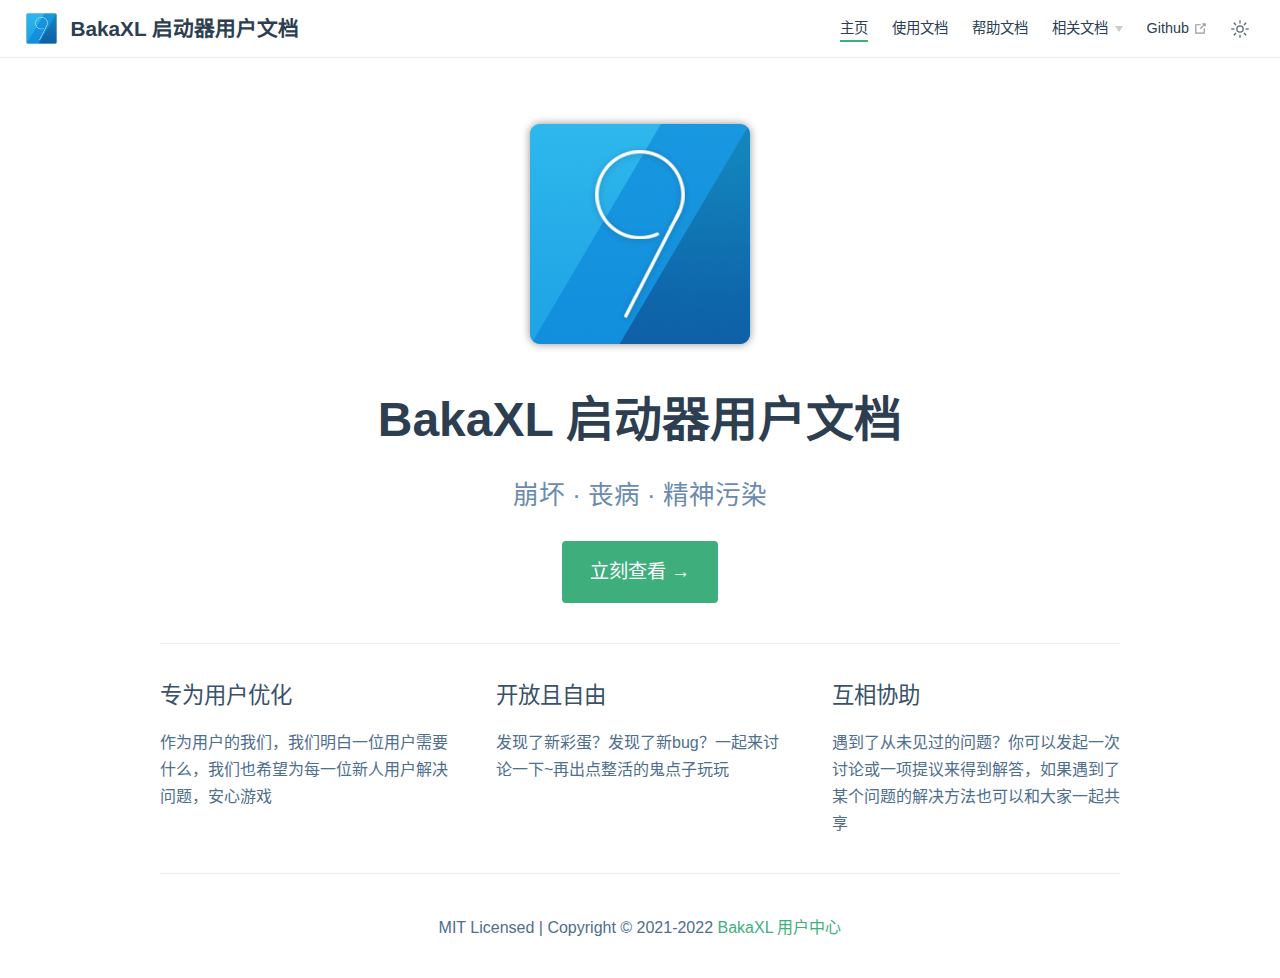
<file: index.html>
<!DOCTYPE html>
<html lang="zh-CN">
  <head>
    <meta charset="utf-8">
    <meta name="viewport" content="width=device-width,initial-scale=1">
    <meta name="generator" content="VuePress 2.0.0-beta.46">
    <style>
      :root {
        --c-bg: #fff;
      }
      html.dark {
        --c-bg: #22272e;
      }
      html, body {
        background-color: var(--c-bg);
      }
    </style>
    <script>
      const userMode = localStorage.getItem('vuepress-color-scheme');
			const systemDarkMode = window.matchMedia && window.matchMedia('(prefers-color-scheme: dark)').matches;
			if (userMode === 'dark' || (userMode !== 'light' && systemDarkMode)) {
				document.documentElement.classList.toggle('dark', true);
			}
    </script>
    <link rel="icon" href="/favicon.png"><title>BakaXL 启动器用户文档</title><meta name="description" content="提供 BakaXL 启动器在使用时疑难解答服务，同时也提供了一些其他的技术文档">
    <link rel="modulepreload" href="/assets/app.9358439f.js"><link rel="modulepreload" href="/assets/index.html.559cb0c4.js"><link rel="modulepreload" href="/assets/index.html.1b688bb8.js"><link rel="prefetch" href="/assets/About_Version_Seperation.html.d9bd0cb1.js"><link rel="prefetch" href="/assets/BakaXL_Error_Code.html.ba6ce357.js"><link rel="prefetch" href="/assets/BakaXL_HelpDocs_WriteRules.html.096ca0c5.js"><link rel="prefetch" href="/assets/BakaXL_Use_Docs.html.9529ae02.js"><link rel="prefetch" href="/assets/How_To_Asking_Question.html.56bc5c31.js"><link rel="prefetch" href="/assets/Minecraft_CRQA.html.807eaf9f.js"><link rel="prefetch" href="/assets/maindocs.html.cb19f806.js"><link rel="prefetch" href="/assets/404.html.93146c89.js"><link rel="prefetch" href="/assets/About_Version_Seperation.html.fae4e890.js"><link rel="prefetch" href="/assets/BakaXL_Error_Code.html.83ebc642.js"><link rel="prefetch" href="/assets/BakaXL_HelpDocs_WriteRules.html.059ba334.js"><link rel="prefetch" href="/assets/BakaXL_Use_Docs.html.72924577.js"><link rel="prefetch" href="/assets/How_To_Asking_Question.html.b8cd2407.js"><link rel="prefetch" href="/assets/Minecraft_CRQA.html.ae7c47c6.js"><link rel="prefetch" href="/assets/maindocs.html.533fb4c0.js"><link rel="prefetch" href="/assets/404.html.564abf42.js"><link rel="prefetch" href="/assets/404.ce427074.js"><link rel="prefetch" href="/assets/Layout.cffd55bb.js">
    <link rel="stylesheet" href="/assets/style.3ac1bbff.css">
  </head>
  <body>
    <div id="app"><!--[--><div class="theme-container no-sidebar"><!--[--><header class="navbar"><div class="toggle-sidebar-button" title="toggle sidebar" aria-expanded="false" role="button" tabindex="0"><div class="icon" aria-hidden="true"><span></span><span></span><span></span></div></div><span><a aria-current="page" href="/" class="router-link-active router-link-exact-active"><img class="logo" src="/favicon.png" alt="BakaXL 启动器用户文档"><span class="site-name can-hide">BakaXL 启动器用户文档</span></a></span><div class="navbar-items-wrapper" style=""><!--[--><!--]--><nav class="navbar-items can-hide"><!--[--><div class="navbar-item"><a aria-current="page" href="/" class="router-link-active router-link-exact-active" aria-label="主页"><!--[--><!--]--> 主页 <!--[--><!--]--></a></div><div class="navbar-item"><a href="/maindocs/BakaXL_Use_Docs/" class="" aria-label="使用文档"><!--[--><!--]--> 使用文档 <!--[--><!--]--></a></div><div class="navbar-item"><a href="/maindocs/maindocs/" class="" aria-label="帮助文档"><!--[--><!--]--> 帮助文档 <!--[--><!--]--></a></div><div class="navbar-item"><div class="navbar-dropdown-wrapper"><button class="navbar-dropdown-title" type="button" aria-label="相关文档"><span class="title">相关文档</span><span class="arrow down"></span></button><button class="navbar-dropdown-title-mobile" type="button" aria-label="相关文档"><span class="title">相关文档</span><span class="right arrow"></span></button><ul style="display:none;" class="navbar-dropdown"><!--[--><li class="navbar-dropdown-item"><a href="/maindocs/Minecraft_CRQA/" class="" aria-label="游戏常见问题"><!--[--><!--]--> 游戏常见问题 <!--[--><!--]--></a></li><li class="navbar-dropdown-item"><a href="/maindocs/About_Version_Seperation/" class="" aria-label="关于版本隔离"><!--[--><!--]--> 关于版本隔离 <!--[--><!--]--></a></li><li class="navbar-dropdown-item"><a href="/maindocs/BakaXL_HelpDocs_WriteRules/" class="" aria-label="BakaXL 文档编写规则"><!--[--><!--]--> BakaXL 文档编写规则 <!--[--><!--]--></a></li><li class="navbar-dropdown-item"><a href="/maindocs/How_To_Asking_Question/" class="" aria-label="如何提出一个合适的问题"><!--[--><!--]--> 如何提出一个合适的问题 <!--[--><!--]--></a></li><!--]--></ul></div></div><div class="navbar-item"><a class="external-link" href="https://github.com/BakaXL-Support/BakaXL-QA-docs" rel="noopener noreferrer" target="_blank" aria-label="Github"><!--[--><!--]--> Github <span><svg class="external-link-icon" xmlns="http://www.w3.org/2000/svg" aria-hidden="true" focusable="false" x="0px" y="0px" viewbox="0 0 100 100" width="15" height="15"><path fill="currentColor" d="M18.8,85.1h56l0,0c2.2,0,4-1.8,4-4v-32h-8v28h-48v-48h28v-8h-32l0,0c-2.2,0-4,1.8-4,4v56C14.8,83.3,16.6,85.1,18.8,85.1z"></path><polygon fill="currentColor" points="45.7,48.7 51.3,54.3 77.2,28.5 77.2,37.2 85.2,37.2 85.2,14.9 62.8,14.9 62.8,22.9 71.5,22.9"></polygon></svg><span class="external-link-icon-sr-only">open in new window</span></span><!--[--><!--]--></a></div><!--]--></nav><!--[--><!--]--><button class="toggle-dark-button" title="toggle dark mode"><svg style="" class="icon" focusable="false" viewBox="0 0 32 32"><path d="M16 12.005a4 4 0 1 1-4 4a4.005 4.005 0 0 1 4-4m0-2a6 6 0 1 0 6 6a6 6 0 0 0-6-6z" fill="currentColor"></path><path d="M5.394 6.813l1.414-1.415l3.506 3.506L8.9 10.318z" fill="currentColor"></path><path d="M2 15.005h5v2H2z" fill="currentColor"></path><path d="M5.394 25.197L8.9 21.691l1.414 1.415l-3.506 3.505z" fill="currentColor"></path><path d="M15 25.005h2v5h-2z" fill="currentColor"></path><path d="M21.687 23.106l1.414-1.415l3.506 3.506l-1.414 1.414z" fill="currentColor"></path><path d="M25 15.005h5v2h-5z" fill="currentColor"></path><path d="M21.687 8.904l3.506-3.506l1.414 1.415l-3.506 3.505z" fill="currentColor"></path><path d="M15 2.005h2v5h-2z" fill="currentColor"></path></svg><svg style="display:none;" class="icon" focusable="false" viewBox="0 0 32 32"><path d="M13.502 5.414a15.075 15.075 0 0 0 11.594 18.194a11.113 11.113 0 0 1-7.975 3.39c-.138 0-.278.005-.418 0a11.094 11.094 0 0 1-3.2-21.584M14.98 3a1.002 1.002 0 0 0-.175.016a13.096 13.096 0 0 0 1.825 25.981c.164.006.328 0 .49 0a13.072 13.072 0 0 0 10.703-5.555a1.01 1.01 0 0 0-.783-1.565A13.08 13.08 0 0 1 15.89 4.38A1.015 1.015 0 0 0 14.98 3z" fill="currentColor"></path></svg></button><!----></div></header><!--]--><div class="sidebar-mask"></div><!--[--><aside class="sidebar"><nav class="navbar-items"><!--[--><div class="navbar-item"><a aria-current="page" href="/" class="router-link-active router-link-exact-active" aria-label="主页"><!--[--><!--]--> 主页 <!--[--><!--]--></a></div><div class="navbar-item"><a href="/maindocs/BakaXL_Use_Docs/" class="" aria-label="使用文档"><!--[--><!--]--> 使用文档 <!--[--><!--]--></a></div><div class="navbar-item"><a href="/maindocs/maindocs/" class="" aria-label="帮助文档"><!--[--><!--]--> 帮助文档 <!--[--><!--]--></a></div><div class="navbar-item"><div class="navbar-dropdown-wrapper"><button class="navbar-dropdown-title" type="button" aria-label="相关文档"><span class="title">相关文档</span><span class="arrow down"></span></button><button class="navbar-dropdown-title-mobile" type="button" aria-label="相关文档"><span class="title">相关文档</span><span class="right arrow"></span></button><ul style="display:none;" class="navbar-dropdown"><!--[--><li class="navbar-dropdown-item"><a href="/maindocs/Minecraft_CRQA/" class="" aria-label="游戏常见问题"><!--[--><!--]--> 游戏常见问题 <!--[--><!--]--></a></li><li class="navbar-dropdown-item"><a href="/maindocs/About_Version_Seperation/" class="" aria-label="关于版本隔离"><!--[--><!--]--> 关于版本隔离 <!--[--><!--]--></a></li><li class="navbar-dropdown-item"><a href="/maindocs/BakaXL_HelpDocs_WriteRules/" class="" aria-label="BakaXL 文档编写规则"><!--[--><!--]--> BakaXL 文档编写规则 <!--[--><!--]--></a></li><li class="navbar-dropdown-item"><a href="/maindocs/How_To_Asking_Question/" class="" aria-label="如何提出一个合适的问题"><!--[--><!--]--> 如何提出一个合适的问题 <!--[--><!--]--></a></li><!--]--></ul></div></div><div class="navbar-item"><a class="external-link" href="https://github.com/BakaXL-Support/BakaXL-QA-docs" rel="noopener noreferrer" target="_blank" aria-label="Github"><!--[--><!--]--> Github <span><svg class="external-link-icon" xmlns="http://www.w3.org/2000/svg" aria-hidden="true" focusable="false" x="0px" y="0px" viewbox="0 0 100 100" width="15" height="15"><path fill="currentColor" d="M18.8,85.1h56l0,0c2.2,0,4-1.8,4-4v-32h-8v28h-48v-48h28v-8h-32l0,0c-2.2,0-4,1.8-4,4v56C14.8,83.3,16.6,85.1,18.8,85.1z"></path><polygon fill="currentColor" points="45.7,48.7 51.3,54.3 77.2,28.5 77.2,37.2 85.2,37.2 85.2,14.9 62.8,14.9 62.8,22.9 71.5,22.9"></polygon></svg><span class="external-link-icon-sr-only">open in new window</span></span><!--[--><!--]--></a></div><!--]--></nav><!--[--><!--]--><!----><!--[--><!--]--></aside><!--]--><!--[--><main class="home"><header class="hero"><img src="/favicon.png" alt="BakaXL 启动器用户文档"><h1 id="main-title">BakaXL 启动器用户文档</h1><p class="description">崩坏 · 丧病 · 精神污染</p><p class="actions"><!--[--><a href="/maindocs/BakaXL_Use_Docs.md" class="action-button primary" aria-label="立刻查看 →"><!--[--><!--]--> 立刻查看 → <!--[--><!--]--></a><!--]--></p></header><div class="features"><!--[--><div class="feature"><h2>专为用户优化</h2><p>作为用户的我们，我们明白一位用户需要什么，我们也希望为每一位新人用户解决问题，安心游戏</p></div><div class="feature"><h2>开放且自由</h2><p>发现了新彩蛋？发现了新bug？一起来讨论一下~再出点整活的鬼点子玩玩</p></div><div class="feature"><h2>互相协助</h2><p>遇到了从未见过的问题？你可以发起一次讨论或一项提议来得到解答，如果遇到了某个问题的解决方法也可以和大家一起共享</p></div><!--]--></div><div class="theme-default-content custom"><div></div></div><!--[--><div class="footer">MIT Licensed | Copyright © 2021-2022 <a href="https://github.com/BakaXL-Support">BakaXL 用户中心</a></div><!--]--></main><!--]--></div><!----><!--]--></div>
    <script type="module" src="/assets/app.9358439f.js" defer></script>
  </body>
</html>
</file>
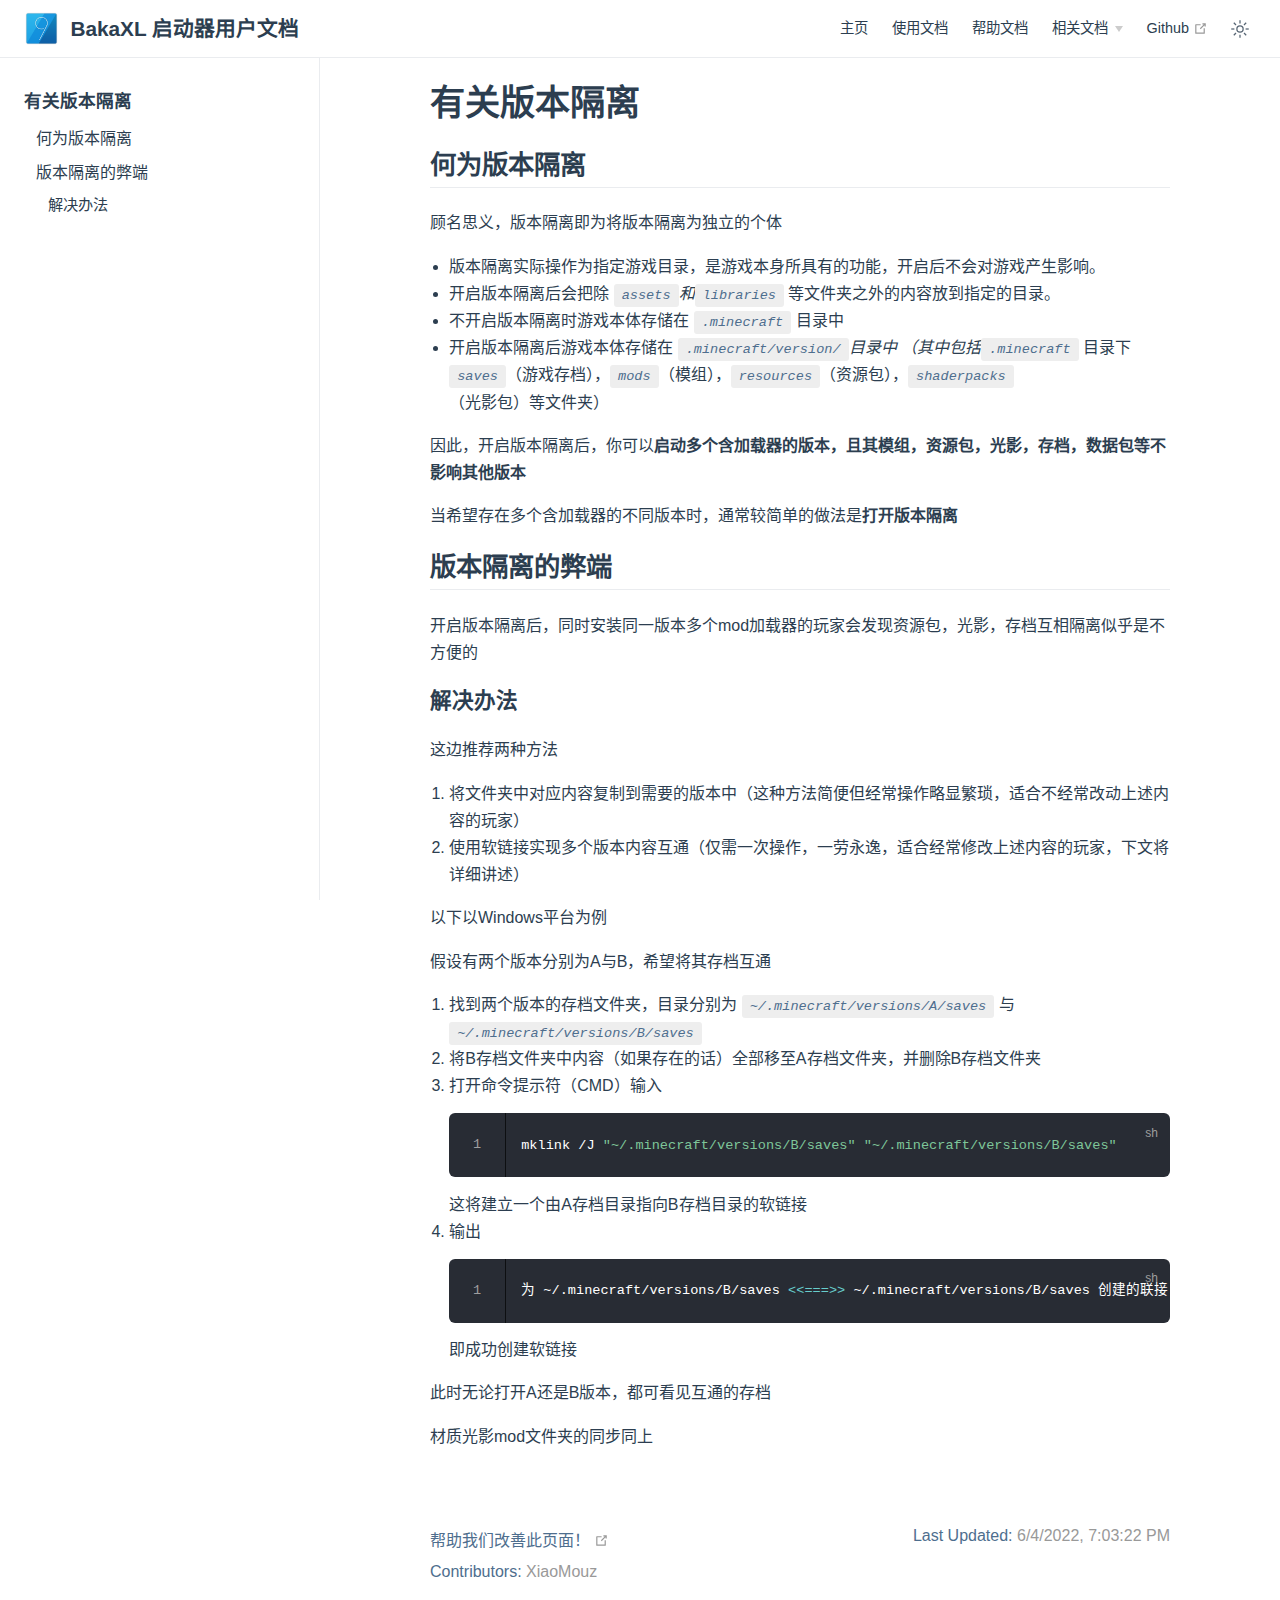
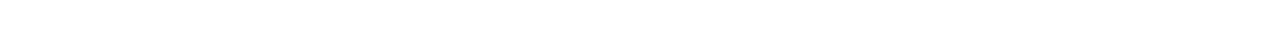
<file: maindocs/About_Version_Seperation.html>
<!DOCTYPE html>
<html lang="zh-CN">
  <head>
    <meta charset="utf-8">
    <meta name="viewport" content="width=device-width,initial-scale=1">
    <meta name="generator" content="VuePress 2.0.0-beta.46">
    <style>
      :root {
        --c-bg: #fff;
      }
      html.dark {
        --c-bg: #22272e;
      }
      html, body {
        background-color: var(--c-bg);
      }
    </style>
    <script>
      const userMode = localStorage.getItem('vuepress-color-scheme');
			const systemDarkMode = window.matchMedia && window.matchMedia('(prefers-color-scheme: dark)').matches;
			if (userMode === 'dark' || (userMode !== 'light' && systemDarkMode)) {
				document.documentElement.classList.toggle('dark', true);
			}
    </script>
    <link rel="icon" href="/favicon.png"><title>有关版本隔离 | BakaXL 启动器用户文档</title><meta name="description" content="提供 BakaXL 启动器在使用时疑难解答服务，同时也提供了一些其他的技术文档">
    <link rel="modulepreload" href="/assets/app.9358439f.js"><link rel="modulepreload" href="/assets/About_Version_Seperation.html.fae4e890.js"><link rel="modulepreload" href="/assets/About_Version_Seperation.html.d9bd0cb1.js"><link rel="prefetch" href="/assets/index.html.1b688bb8.js"><link rel="prefetch" href="/assets/BakaXL_Error_Code.html.ba6ce357.js"><link rel="prefetch" href="/assets/BakaXL_HelpDocs_WriteRules.html.096ca0c5.js"><link rel="prefetch" href="/assets/BakaXL_Use_Docs.html.9529ae02.js"><link rel="prefetch" href="/assets/How_To_Asking_Question.html.56bc5c31.js"><link rel="prefetch" href="/assets/Minecraft_CRQA.html.807eaf9f.js"><link rel="prefetch" href="/assets/maindocs.html.cb19f806.js"><link rel="prefetch" href="/assets/404.html.93146c89.js"><link rel="prefetch" href="/assets/index.html.559cb0c4.js"><link rel="prefetch" href="/assets/BakaXL_Error_Code.html.83ebc642.js"><link rel="prefetch" href="/assets/BakaXL_HelpDocs_WriteRules.html.059ba334.js"><link rel="prefetch" href="/assets/BakaXL_Use_Docs.html.72924577.js"><link rel="prefetch" href="/assets/How_To_Asking_Question.html.b8cd2407.js"><link rel="prefetch" href="/assets/Minecraft_CRQA.html.ae7c47c6.js"><link rel="prefetch" href="/assets/maindocs.html.533fb4c0.js"><link rel="prefetch" href="/assets/404.html.564abf42.js"><link rel="prefetch" href="/assets/404.ce427074.js"><link rel="prefetch" href="/assets/Layout.cffd55bb.js">
    <link rel="stylesheet" href="/assets/style.3ac1bbff.css">
  </head>
  <body>
    <div id="app"><!--[--><div class="theme-container"><!--[--><header class="navbar"><div class="toggle-sidebar-button" title="toggle sidebar" aria-expanded="false" role="button" tabindex="0"><div class="icon" aria-hidden="true"><span></span><span></span><span></span></div></div><span><a href="/" class=""><img class="logo" src="/favicon.png" alt="BakaXL 启动器用户文档"><span class="site-name can-hide">BakaXL 启动器用户文档</span></a></span><div class="navbar-items-wrapper" style=""><!--[--><!--]--><nav class="navbar-items can-hide"><!--[--><div class="navbar-item"><a href="/" class="" aria-label="主页"><!--[--><!--]--> 主页 <!--[--><!--]--></a></div><div class="navbar-item"><a href="/maindocs/BakaXL_Use_Docs/" class="" aria-label="使用文档"><!--[--><!--]--> 使用文档 <!--[--><!--]--></a></div><div class="navbar-item"><a href="/maindocs/maindocs/" class="" aria-label="帮助文档"><!--[--><!--]--> 帮助文档 <!--[--><!--]--></a></div><div class="navbar-item"><div class="navbar-dropdown-wrapper"><button class="navbar-dropdown-title" type="button" aria-label="相关文档"><span class="title">相关文档</span><span class="arrow down"></span></button><button class="navbar-dropdown-title-mobile" type="button" aria-label="相关文档"><span class="title">相关文档</span><span class="right arrow"></span></button><ul style="display:none;" class="navbar-dropdown"><!--[--><li class="navbar-dropdown-item"><a href="/maindocs/Minecraft_CRQA/" class="" aria-label="游戏常见问题"><!--[--><!--]--> 游戏常见问题 <!--[--><!--]--></a></li><li class="navbar-dropdown-item"><a href="/maindocs/About_Version_Seperation/" class="" aria-label="关于版本隔离"><!--[--><!--]--> 关于版本隔离 <!--[--><!--]--></a></li><li class="navbar-dropdown-item"><a href="/maindocs/BakaXL_HelpDocs_WriteRules/" class="" aria-label="BakaXL 文档编写规则"><!--[--><!--]--> BakaXL 文档编写规则 <!--[--><!--]--></a></li><li class="navbar-dropdown-item"><a href="/maindocs/How_To_Asking_Question/" class="" aria-label="如何提出一个合适的问题"><!--[--><!--]--> 如何提出一个合适的问题 <!--[--><!--]--></a></li><!--]--></ul></div></div><div class="navbar-item"><a class="external-link" href="https://github.com/BakaXL-Support/BakaXL-QA-docs" rel="noopener noreferrer" target="_blank" aria-label="Github"><!--[--><!--]--> Github <span><svg class="external-link-icon" xmlns="http://www.w3.org/2000/svg" aria-hidden="true" focusable="false" x="0px" y="0px" viewbox="0 0 100 100" width="15" height="15"><path fill="currentColor" d="M18.8,85.1h56l0,0c2.2,0,4-1.8,4-4v-32h-8v28h-48v-48h28v-8h-32l0,0c-2.2,0-4,1.8-4,4v56C14.8,83.3,16.6,85.1,18.8,85.1z"></path><polygon fill="currentColor" points="45.7,48.7 51.3,54.3 77.2,28.5 77.2,37.2 85.2,37.2 85.2,14.9 62.8,14.9 62.8,22.9 71.5,22.9"></polygon></svg><span class="external-link-icon-sr-only">open in new window</span></span><!--[--><!--]--></a></div><!--]--></nav><!--[--><!--]--><button class="toggle-dark-button" title="toggle dark mode"><svg style="" class="icon" focusable="false" viewBox="0 0 32 32"><path d="M16 12.005a4 4 0 1 1-4 4a4.005 4.005 0 0 1 4-4m0-2a6 6 0 1 0 6 6a6 6 0 0 0-6-6z" fill="currentColor"></path><path d="M5.394 6.813l1.414-1.415l3.506 3.506L8.9 10.318z" fill="currentColor"></path><path d="M2 15.005h5v2H2z" fill="currentColor"></path><path d="M5.394 25.197L8.9 21.691l1.414 1.415l-3.506 3.505z" fill="currentColor"></path><path d="M15 25.005h2v5h-2z" fill="currentColor"></path><path d="M21.687 23.106l1.414-1.415l3.506 3.506l-1.414 1.414z" fill="currentColor"></path><path d="M25 15.005h5v2h-5z" fill="currentColor"></path><path d="M21.687 8.904l3.506-3.506l1.414 1.415l-3.506 3.505z" fill="currentColor"></path><path d="M15 2.005h2v5h-2z" fill="currentColor"></path></svg><svg style="display:none;" class="icon" focusable="false" viewBox="0 0 32 32"><path d="M13.502 5.414a15.075 15.075 0 0 0 11.594 18.194a11.113 11.113 0 0 1-7.975 3.39c-.138 0-.278.005-.418 0a11.094 11.094 0 0 1-3.2-21.584M14.98 3a1.002 1.002 0 0 0-.175.016a13.096 13.096 0 0 0 1.825 25.981c.164.006.328 0 .49 0a13.072 13.072 0 0 0 10.703-5.555a1.01 1.01 0 0 0-.783-1.565A13.08 13.08 0 0 1 15.89 4.38A1.015 1.015 0 0 0 14.98 3z" fill="currentColor"></path></svg></button><!----></div></header><!--]--><div class="sidebar-mask"></div><!--[--><aside class="sidebar"><nav class="navbar-items"><!--[--><div class="navbar-item"><a href="/" class="" aria-label="主页"><!--[--><!--]--> 主页 <!--[--><!--]--></a></div><div class="navbar-item"><a href="/maindocs/BakaXL_Use_Docs/" class="" aria-label="使用文档"><!--[--><!--]--> 使用文档 <!--[--><!--]--></a></div><div class="navbar-item"><a href="/maindocs/maindocs/" class="" aria-label="帮助文档"><!--[--><!--]--> 帮助文档 <!--[--><!--]--></a></div><div class="navbar-item"><div class="navbar-dropdown-wrapper"><button class="navbar-dropdown-title" type="button" aria-label="相关文档"><span class="title">相关文档</span><span class="arrow down"></span></button><button class="navbar-dropdown-title-mobile" type="button" aria-label="相关文档"><span class="title">相关文档</span><span class="right arrow"></span></button><ul style="display:none;" class="navbar-dropdown"><!--[--><li class="navbar-dropdown-item"><a href="/maindocs/Minecraft_CRQA/" class="" aria-label="游戏常见问题"><!--[--><!--]--> 游戏常见问题 <!--[--><!--]--></a></li><li class="navbar-dropdown-item"><a href="/maindocs/About_Version_Seperation/" class="" aria-label="关于版本隔离"><!--[--><!--]--> 关于版本隔离 <!--[--><!--]--></a></li><li class="navbar-dropdown-item"><a href="/maindocs/BakaXL_HelpDocs_WriteRules/" class="" aria-label="BakaXL 文档编写规则"><!--[--><!--]--> BakaXL 文档编写规则 <!--[--><!--]--></a></li><li class="navbar-dropdown-item"><a href="/maindocs/How_To_Asking_Question/" class="" aria-label="如何提出一个合适的问题"><!--[--><!--]--> 如何提出一个合适的问题 <!--[--><!--]--></a></li><!--]--></ul></div></div><div class="navbar-item"><a class="external-link" href="https://github.com/BakaXL-Support/BakaXL-QA-docs" rel="noopener noreferrer" target="_blank" aria-label="Github"><!--[--><!--]--> Github <span><svg class="external-link-icon" xmlns="http://www.w3.org/2000/svg" aria-hidden="true" focusable="false" x="0px" y="0px" viewbox="0 0 100 100" width="15" height="15"><path fill="currentColor" d="M18.8,85.1h56l0,0c2.2,0,4-1.8,4-4v-32h-8v28h-48v-48h28v-8h-32l0,0c-2.2,0-4,1.8-4,4v56C14.8,83.3,16.6,85.1,18.8,85.1z"></path><polygon fill="currentColor" points="45.7,48.7 51.3,54.3 77.2,28.5 77.2,37.2 85.2,37.2 85.2,14.9 62.8,14.9 62.8,22.9 71.5,22.9"></polygon></svg><span class="external-link-icon-sr-only">open in new window</span></span><!--[--><!--]--></a></div><!--]--></nav><!--[--><!--]--><ul class="sidebar-items"><!--[--><li><p tabindex="0" class="sidebar-item sidebar-heading">有关版本隔离 <!----></p><ul style="" class="sidebar-item-children"><!--[--><li><a aria-current="page" href="/maindocs/About_Version_Seperation.html#何为版本隔离" class="router-link-active router-link-exact-active sidebar-item" aria-label="何为版本隔离"><!--[--><!--]--> 何为版本隔离 <!--[--><!--]--></a><!----></li><li><a aria-current="page" href="/maindocs/About_Version_Seperation.html#版本隔离的弊端" class="router-link-active router-link-exact-active sidebar-item" aria-label="版本隔离的弊端"><!--[--><!--]--> 版本隔离的弊端 <!--[--><!--]--></a><ul style="" class="sidebar-item-children"><!--[--><li><a aria-current="page" href="/maindocs/About_Version_Seperation.html#解决办法" class="router-link-active router-link-exact-active sidebar-item" aria-label="解决办法"><!--[--><!--]--> 解决办法 <!--[--><!--]--></a><!----></li><!--]--></ul></li><!--]--></ul></li><!--]--></ul><!--[--><!--]--></aside><!--]--><!--[--><main class="page"><!--[--><!--]--><div class="theme-default-content"><!--[--><!--]--><div><h1 id="有关版本隔离" tabindex="-1"><a class="header-anchor" href="#有关版本隔离" aria-hidden="true">#</a> 有关版本隔离</h1><h2 id="何为版本隔离" tabindex="-1"><a class="header-anchor" href="#何为版本隔离" aria-hidden="true">#</a> 何为版本隔离</h2><p>顾名思义，版本隔离即为将版本隔离为独立的个体</p><ul><li>版本隔离实际操作为指定游戏目录，是游戏本身所具有的功能，开启后不会对游戏产生影响。</li><li>开启版本隔离后会把除 <em><code>assets</code><em>和</em><code>libraries</code></em> 等文件夹之外的内容放到指定的目录。</li><li>不开启版本隔离时游戏本体存储在 <em><code>.minecraft</code></em> 目录中</li><li>开启版本隔离后游戏本体存储在 <em><code>.minecraft/version/</code><em>目录中 （其中包括</em><code>.minecraft</code></em> 目录下 <em><code>saves</code></em>（游戏存档），<em><code>mods</code></em>（模组），<em><code>resources</code></em>（资源包），<em><code>shaderpacks</code></em>（光影包）等文件夹）</li></ul><p>因此，开启版本隔离后，你可以<strong>启动多个含加载器的版本，且其模组，资源包，光影，存档，数据包等不影响其他版本</strong></p><p>当希望存在多个含加载器的不同版本时，通常较简单的做法是<strong>打开版本隔离</strong></p><h2 id="版本隔离的弊端" tabindex="-1"><a class="header-anchor" href="#版本隔离的弊端" aria-hidden="true">#</a> 版本隔离的弊端</h2><p>开启版本隔离后，同时安装同一版本多个mod加载器的玩家会发现资源包，光影，存档互相隔离似乎是不方便的</p><h3 id="解决办法" tabindex="-1"><a class="header-anchor" href="#解决办法" aria-hidden="true">#</a> 解决办法</h3><p>这边推荐两种方法</p><ol><li>将文件夹中对应内容复制到需要的版本中（这种方法简便但经常操作略显繁琐，适合不经常改动上述内容的玩家）</li><li>使用软链接实现多个版本内容互通（仅需一次操作，一劳永逸，适合经常修改上述内容的玩家，下文将详细讲述）</li></ol><p>以下以Windows平台为例</p><p>假设有两个版本分别为A与B，希望将其存档互通</p><ol><li>找到两个版本的存档文件夹，目录分别为 <em><code>~/.minecraft/versions/A/saves</code></em> 与 <em><code>~/.minecraft/versions/B/saves</code></em></li><li>将B存档文件夹中内容（如果存在的话）全部移至A存档文件夹，并删除B存档文件夹</li><li>打开命令提示符（CMD）输入<div class="language-bash ext-sh line-numbers-mode"><pre class="language-bash"><code>mklink /J <span class="token string">&quot;~/.minecraft/versions/B/saves&quot;</span> <span class="token string">&quot;~/.minecraft/versions/B/saves&quot;</span>
</code></pre><div class="line-numbers" aria-hidden="true"><div class="line-number"></div></div></div>这将建立一个由A存档目录指向B存档目录的软链接</li><li>输出<div class="language-bash ext-sh line-numbers-mode"><pre class="language-bash"><code>为 ~/.minecraft/versions/B/saves <span class="token operator">&lt;&lt;</span><span class="token operator">==</span><span class="token operator">=</span><span class="token operator">&gt;&gt;</span> ~/.minecraft/versions/B/saves 创建的联接
</code></pre><div class="line-numbers" aria-hidden="true"><div class="line-number"></div></div></div>即成功创建软链接</li></ol><p>此时无论打开A还是B版本，都可看见互通的存档</p><p>材质光影mod文件夹的同步同上</p></div><!--[--><!--]--></div><footer class="page-meta"><div class="meta-item edit-link"><a class="external-link meta-item-label" href="https://github.com/BakaXL-Support/BakaXL-QA-docs/edit/main/docs/maindocs/About_Version_Seperation.md" rel="noopener noreferrer" target="_blank" aria-label="帮助我们改善此页面！"><!--[--><!--]--> 帮助我们改善此页面！ <span><svg class="external-link-icon" xmlns="http://www.w3.org/2000/svg" aria-hidden="true" focusable="false" x="0px" y="0px" viewbox="0 0 100 100" width="15" height="15"><path fill="currentColor" d="M18.8,85.1h56l0,0c2.2,0,4-1.8,4-4v-32h-8v28h-48v-48h28v-8h-32l0,0c-2.2,0-4,1.8-4,4v56C14.8,83.3,16.6,85.1,18.8,85.1z"></path><polygon fill="currentColor" points="45.7,48.7 51.3,54.3 77.2,28.5 77.2,37.2 85.2,37.2 85.2,14.9 62.8,14.9 62.8,22.9 71.5,22.9"></polygon></svg><span class="external-link-icon-sr-only">open in new window</span></span><!--[--><!--]--></a></div><div class="meta-item last-updated"><span class="meta-item-label">Last Updated: </span><!----></div><div class="meta-item contributors"><span class="meta-item-label">Contributors: </span><span class="meta-item-info"><!--[--><!--[--><span class="contributor" title="email: 1114096791@qq.com">XiaoMouz</span><!----><!--]--><!--]--></span></div></footer><!----><!--[--><!--]--></main><!--]--></div><!----><!--]--></div>
    <script type="module" src="/assets/app.9358439f.js" defer></script>
  </body>
</html>
</file>
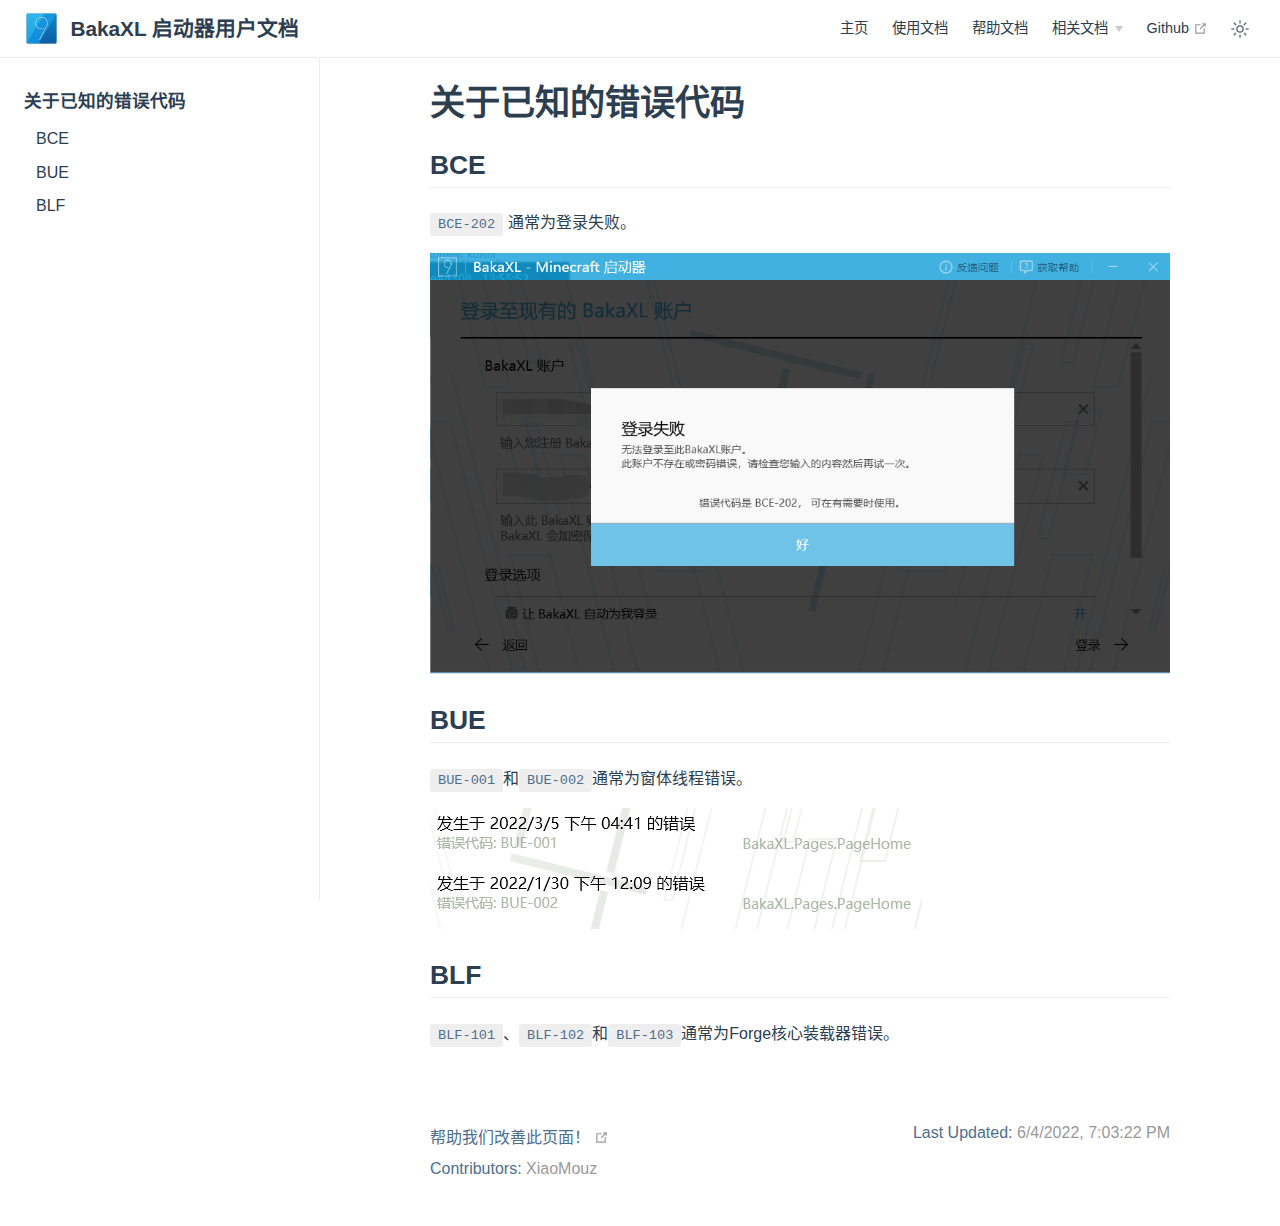
<file: maindocs/BakaXL_Error_Code.html>
<!DOCTYPE html>
<html lang="zh-CN">
  <head>
    <meta charset="utf-8">
    <meta name="viewport" content="width=device-width,initial-scale=1">
    <meta name="generator" content="VuePress 2.0.0-beta.46">
    <style>
      :root {
        --c-bg: #fff;
      }
      html.dark {
        --c-bg: #22272e;
      }
      html, body {
        background-color: var(--c-bg);
      }
    </style>
    <script>
      const userMode = localStorage.getItem('vuepress-color-scheme');
			const systemDarkMode = window.matchMedia && window.matchMedia('(prefers-color-scheme: dark)').matches;
			if (userMode === 'dark' || (userMode !== 'light' && systemDarkMode)) {
				document.documentElement.classList.toggle('dark', true);
			}
    </script>
    <link rel="icon" href="/favicon.png"><title>关于已知的错误代码 | BakaXL 启动器用户文档</title><meta name="description" content="提供 BakaXL 启动器在使用时疑难解答服务，同时也提供了一些其他的技术文档">
    <link rel="modulepreload" href="/assets/app.9358439f.js"><link rel="modulepreload" href="/assets/BakaXL_Error_Code.html.83ebc642.js"><link rel="modulepreload" href="/assets/BakaXL_Error_Code.html.ba6ce357.js"><link rel="prefetch" href="/assets/index.html.1b688bb8.js"><link rel="prefetch" href="/assets/About_Version_Seperation.html.d9bd0cb1.js"><link rel="prefetch" href="/assets/BakaXL_HelpDocs_WriteRules.html.096ca0c5.js"><link rel="prefetch" href="/assets/BakaXL_Use_Docs.html.9529ae02.js"><link rel="prefetch" href="/assets/How_To_Asking_Question.html.56bc5c31.js"><link rel="prefetch" href="/assets/Minecraft_CRQA.html.807eaf9f.js"><link rel="prefetch" href="/assets/maindocs.html.cb19f806.js"><link rel="prefetch" href="/assets/404.html.93146c89.js"><link rel="prefetch" href="/assets/index.html.559cb0c4.js"><link rel="prefetch" href="/assets/About_Version_Seperation.html.fae4e890.js"><link rel="prefetch" href="/assets/BakaXL_HelpDocs_WriteRules.html.059ba334.js"><link rel="prefetch" href="/assets/BakaXL_Use_Docs.html.72924577.js"><link rel="prefetch" href="/assets/How_To_Asking_Question.html.b8cd2407.js"><link rel="prefetch" href="/assets/Minecraft_CRQA.html.ae7c47c6.js"><link rel="prefetch" href="/assets/maindocs.html.533fb4c0.js"><link rel="prefetch" href="/assets/404.html.564abf42.js"><link rel="prefetch" href="/assets/404.ce427074.js"><link rel="prefetch" href="/assets/Layout.cffd55bb.js">
    <link rel="stylesheet" href="/assets/style.3ac1bbff.css">
  </head>
  <body>
    <div id="app"><!--[--><div class="theme-container"><!--[--><header class="navbar"><div class="toggle-sidebar-button" title="toggle sidebar" aria-expanded="false" role="button" tabindex="0"><div class="icon" aria-hidden="true"><span></span><span></span><span></span></div></div><span><a href="/" class=""><img class="logo" src="/favicon.png" alt="BakaXL 启动器用户文档"><span class="site-name can-hide">BakaXL 启动器用户文档</span></a></span><div class="navbar-items-wrapper" style=""><!--[--><!--]--><nav class="navbar-items can-hide"><!--[--><div class="navbar-item"><a href="/" class="" aria-label="主页"><!--[--><!--]--> 主页 <!--[--><!--]--></a></div><div class="navbar-item"><a href="/maindocs/BakaXL_Use_Docs/" class="" aria-label="使用文档"><!--[--><!--]--> 使用文档 <!--[--><!--]--></a></div><div class="navbar-item"><a href="/maindocs/maindocs/" class="" aria-label="帮助文档"><!--[--><!--]--> 帮助文档 <!--[--><!--]--></a></div><div class="navbar-item"><div class="navbar-dropdown-wrapper"><button class="navbar-dropdown-title" type="button" aria-label="相关文档"><span class="title">相关文档</span><span class="arrow down"></span></button><button class="navbar-dropdown-title-mobile" type="button" aria-label="相关文档"><span class="title">相关文档</span><span class="right arrow"></span></button><ul style="display:none;" class="navbar-dropdown"><!--[--><li class="navbar-dropdown-item"><a href="/maindocs/Minecraft_CRQA/" class="" aria-label="游戏常见问题"><!--[--><!--]--> 游戏常见问题 <!--[--><!--]--></a></li><li class="navbar-dropdown-item"><a href="/maindocs/About_Version_Seperation/" class="" aria-label="关于版本隔离"><!--[--><!--]--> 关于版本隔离 <!--[--><!--]--></a></li><li class="navbar-dropdown-item"><a href="/maindocs/BakaXL_HelpDocs_WriteRules/" class="" aria-label="BakaXL 文档编写规则"><!--[--><!--]--> BakaXL 文档编写规则 <!--[--><!--]--></a></li><li class="navbar-dropdown-item"><a href="/maindocs/How_To_Asking_Question/" class="" aria-label="如何提出一个合适的问题"><!--[--><!--]--> 如何提出一个合适的问题 <!--[--><!--]--></a></li><!--]--></ul></div></div><div class="navbar-item"><a class="external-link" href="https://github.com/BakaXL-Support/BakaXL-QA-docs" rel="noopener noreferrer" target="_blank" aria-label="Github"><!--[--><!--]--> Github <span><svg class="external-link-icon" xmlns="http://www.w3.org/2000/svg" aria-hidden="true" focusable="false" x="0px" y="0px" viewbox="0 0 100 100" width="15" height="15"><path fill="currentColor" d="M18.8,85.1h56l0,0c2.2,0,4-1.8,4-4v-32h-8v28h-48v-48h28v-8h-32l0,0c-2.2,0-4,1.8-4,4v56C14.8,83.3,16.6,85.1,18.8,85.1z"></path><polygon fill="currentColor" points="45.7,48.7 51.3,54.3 77.2,28.5 77.2,37.2 85.2,37.2 85.2,14.9 62.8,14.9 62.8,22.9 71.5,22.9"></polygon></svg><span class="external-link-icon-sr-only">open in new window</span></span><!--[--><!--]--></a></div><!--]--></nav><!--[--><!--]--><button class="toggle-dark-button" title="toggle dark mode"><svg style="" class="icon" focusable="false" viewBox="0 0 32 32"><path d="M16 12.005a4 4 0 1 1-4 4a4.005 4.005 0 0 1 4-4m0-2a6 6 0 1 0 6 6a6 6 0 0 0-6-6z" fill="currentColor"></path><path d="M5.394 6.813l1.414-1.415l3.506 3.506L8.9 10.318z" fill="currentColor"></path><path d="M2 15.005h5v2H2z" fill="currentColor"></path><path d="M5.394 25.197L8.9 21.691l1.414 1.415l-3.506 3.505z" fill="currentColor"></path><path d="M15 25.005h2v5h-2z" fill="currentColor"></path><path d="M21.687 23.106l1.414-1.415l3.506 3.506l-1.414 1.414z" fill="currentColor"></path><path d="M25 15.005h5v2h-5z" fill="currentColor"></path><path d="M21.687 8.904l3.506-3.506l1.414 1.415l-3.506 3.505z" fill="currentColor"></path><path d="M15 2.005h2v5h-2z" fill="currentColor"></path></svg><svg style="display:none;" class="icon" focusable="false" viewBox="0 0 32 32"><path d="M13.502 5.414a15.075 15.075 0 0 0 11.594 18.194a11.113 11.113 0 0 1-7.975 3.39c-.138 0-.278.005-.418 0a11.094 11.094 0 0 1-3.2-21.584M14.98 3a1.002 1.002 0 0 0-.175.016a13.096 13.096 0 0 0 1.825 25.981c.164.006.328 0 .49 0a13.072 13.072 0 0 0 10.703-5.555a1.01 1.01 0 0 0-.783-1.565A13.08 13.08 0 0 1 15.89 4.38A1.015 1.015 0 0 0 14.98 3z" fill="currentColor"></path></svg></button><!----></div></header><!--]--><div class="sidebar-mask"></div><!--[--><aside class="sidebar"><nav class="navbar-items"><!--[--><div class="navbar-item"><a href="/" class="" aria-label="主页"><!--[--><!--]--> 主页 <!--[--><!--]--></a></div><div class="navbar-item"><a href="/maindocs/BakaXL_Use_Docs/" class="" aria-label="使用文档"><!--[--><!--]--> 使用文档 <!--[--><!--]--></a></div><div class="navbar-item"><a href="/maindocs/maindocs/" class="" aria-label="帮助文档"><!--[--><!--]--> 帮助文档 <!--[--><!--]--></a></div><div class="navbar-item"><div class="navbar-dropdown-wrapper"><button class="navbar-dropdown-title" type="button" aria-label="相关文档"><span class="title">相关文档</span><span class="arrow down"></span></button><button class="navbar-dropdown-title-mobile" type="button" aria-label="相关文档"><span class="title">相关文档</span><span class="right arrow"></span></button><ul style="display:none;" class="navbar-dropdown"><!--[--><li class="navbar-dropdown-item"><a href="/maindocs/Minecraft_CRQA/" class="" aria-label="游戏常见问题"><!--[--><!--]--> 游戏常见问题 <!--[--><!--]--></a></li><li class="navbar-dropdown-item"><a href="/maindocs/About_Version_Seperation/" class="" aria-label="关于版本隔离"><!--[--><!--]--> 关于版本隔离 <!--[--><!--]--></a></li><li class="navbar-dropdown-item"><a href="/maindocs/BakaXL_HelpDocs_WriteRules/" class="" aria-label="BakaXL 文档编写规则"><!--[--><!--]--> BakaXL 文档编写规则 <!--[--><!--]--></a></li><li class="navbar-dropdown-item"><a href="/maindocs/How_To_Asking_Question/" class="" aria-label="如何提出一个合适的问题"><!--[--><!--]--> 如何提出一个合适的问题 <!--[--><!--]--></a></li><!--]--></ul></div></div><div class="navbar-item"><a class="external-link" href="https://github.com/BakaXL-Support/BakaXL-QA-docs" rel="noopener noreferrer" target="_blank" aria-label="Github"><!--[--><!--]--> Github <span><svg class="external-link-icon" xmlns="http://www.w3.org/2000/svg" aria-hidden="true" focusable="false" x="0px" y="0px" viewbox="0 0 100 100" width="15" height="15"><path fill="currentColor" d="M18.8,85.1h56l0,0c2.2,0,4-1.8,4-4v-32h-8v28h-48v-48h28v-8h-32l0,0c-2.2,0-4,1.8-4,4v56C14.8,83.3,16.6,85.1,18.8,85.1z"></path><polygon fill="currentColor" points="45.7,48.7 51.3,54.3 77.2,28.5 77.2,37.2 85.2,37.2 85.2,14.9 62.8,14.9 62.8,22.9 71.5,22.9"></polygon></svg><span class="external-link-icon-sr-only">open in new window</span></span><!--[--><!--]--></a></div><!--]--></nav><!--[--><!--]--><ul class="sidebar-items"><!--[--><li><p tabindex="0" class="sidebar-item sidebar-heading">关于已知的错误代码 <!----></p><ul style="" class="sidebar-item-children"><!--[--><li><a aria-current="page" href="/maindocs/BakaXL_Error_Code.html#bce" class="router-link-active router-link-exact-active sidebar-item" aria-label="BCE"><!--[--><!--]--> BCE <!--[--><!--]--></a><!----></li><li><a aria-current="page" href="/maindocs/BakaXL_Error_Code.html#bue" class="router-link-active router-link-exact-active sidebar-item" aria-label="BUE"><!--[--><!--]--> BUE <!--[--><!--]--></a><!----></li><li><a aria-current="page" href="/maindocs/BakaXL_Error_Code.html#blf" class="router-link-active router-link-exact-active sidebar-item" aria-label="BLF"><!--[--><!--]--> BLF <!--[--><!--]--></a><!----></li><!--]--></ul></li><!--]--></ul><!--[--><!--]--></aside><!--]--><!--[--><main class="page"><!--[--><!--]--><div class="theme-default-content"><!--[--><!--]--><div><h1 id="关于已知的错误代码" tabindex="-1"><a class="header-anchor" href="#关于已知的错误代码" aria-hidden="true">#</a> 关于已知的错误代码</h1><h2 id="bce" tabindex="-1"><a class="header-anchor" href="#bce" aria-hidden="true">#</a> BCE</h2><p><code>BCE-202</code> 通常为登录失败。</p><p><img src="/assets/BCE-202.0f62db40.png" alt="BCE-202"></p><h2 id="bue" tabindex="-1"><a class="header-anchor" href="#bue" aria-hidden="true">#</a> BUE</h2><p><code>BUE-001</code>和<code>BUE-002</code>通常为窗体线程错误。</p><p><img src="/assets/BUE-001&amp;002.1e7e4cb1.png" alt="BUE-001&amp;002"></p><h2 id="blf" tabindex="-1"><a class="header-anchor" href="#blf" aria-hidden="true">#</a> BLF</h2><p><code>BLF-101</code>、<code>BLF-102</code>和<code>BLF-103</code>通常为Forge核心装载器错误。</p></div><!--[--><!--]--></div><footer class="page-meta"><div class="meta-item edit-link"><a class="external-link meta-item-label" href="https://github.com/BakaXL-Support/BakaXL-QA-docs/edit/main/docs/maindocs/BakaXL_Error_Code.md" rel="noopener noreferrer" target="_blank" aria-label="帮助我们改善此页面！"><!--[--><!--]--> 帮助我们改善此页面！ <span><svg class="external-link-icon" xmlns="http://www.w3.org/2000/svg" aria-hidden="true" focusable="false" x="0px" y="0px" viewbox="0 0 100 100" width="15" height="15"><path fill="currentColor" d="M18.8,85.1h56l0,0c2.2,0,4-1.8,4-4v-32h-8v28h-48v-48h28v-8h-32l0,0c-2.2,0-4,1.8-4,4v56C14.8,83.3,16.6,85.1,18.8,85.1z"></path><polygon fill="currentColor" points="45.7,48.7 51.3,54.3 77.2,28.5 77.2,37.2 85.2,37.2 85.2,14.9 62.8,14.9 62.8,22.9 71.5,22.9"></polygon></svg><span class="external-link-icon-sr-only">open in new window</span></span><!--[--><!--]--></a></div><div class="meta-item last-updated"><span class="meta-item-label">Last Updated: </span><!----></div><div class="meta-item contributors"><span class="meta-item-label">Contributors: </span><span class="meta-item-info"><!--[--><!--[--><span class="contributor" title="email: 1114096791@qq.com">XiaoMouz</span><!----><!--]--><!--]--></span></div></footer><!----><!--[--><!--]--></main><!--]--></div><!----><!--]--></div>
    <script type="module" src="/assets/app.9358439f.js" defer></script>
  </body>
</html>
</file>
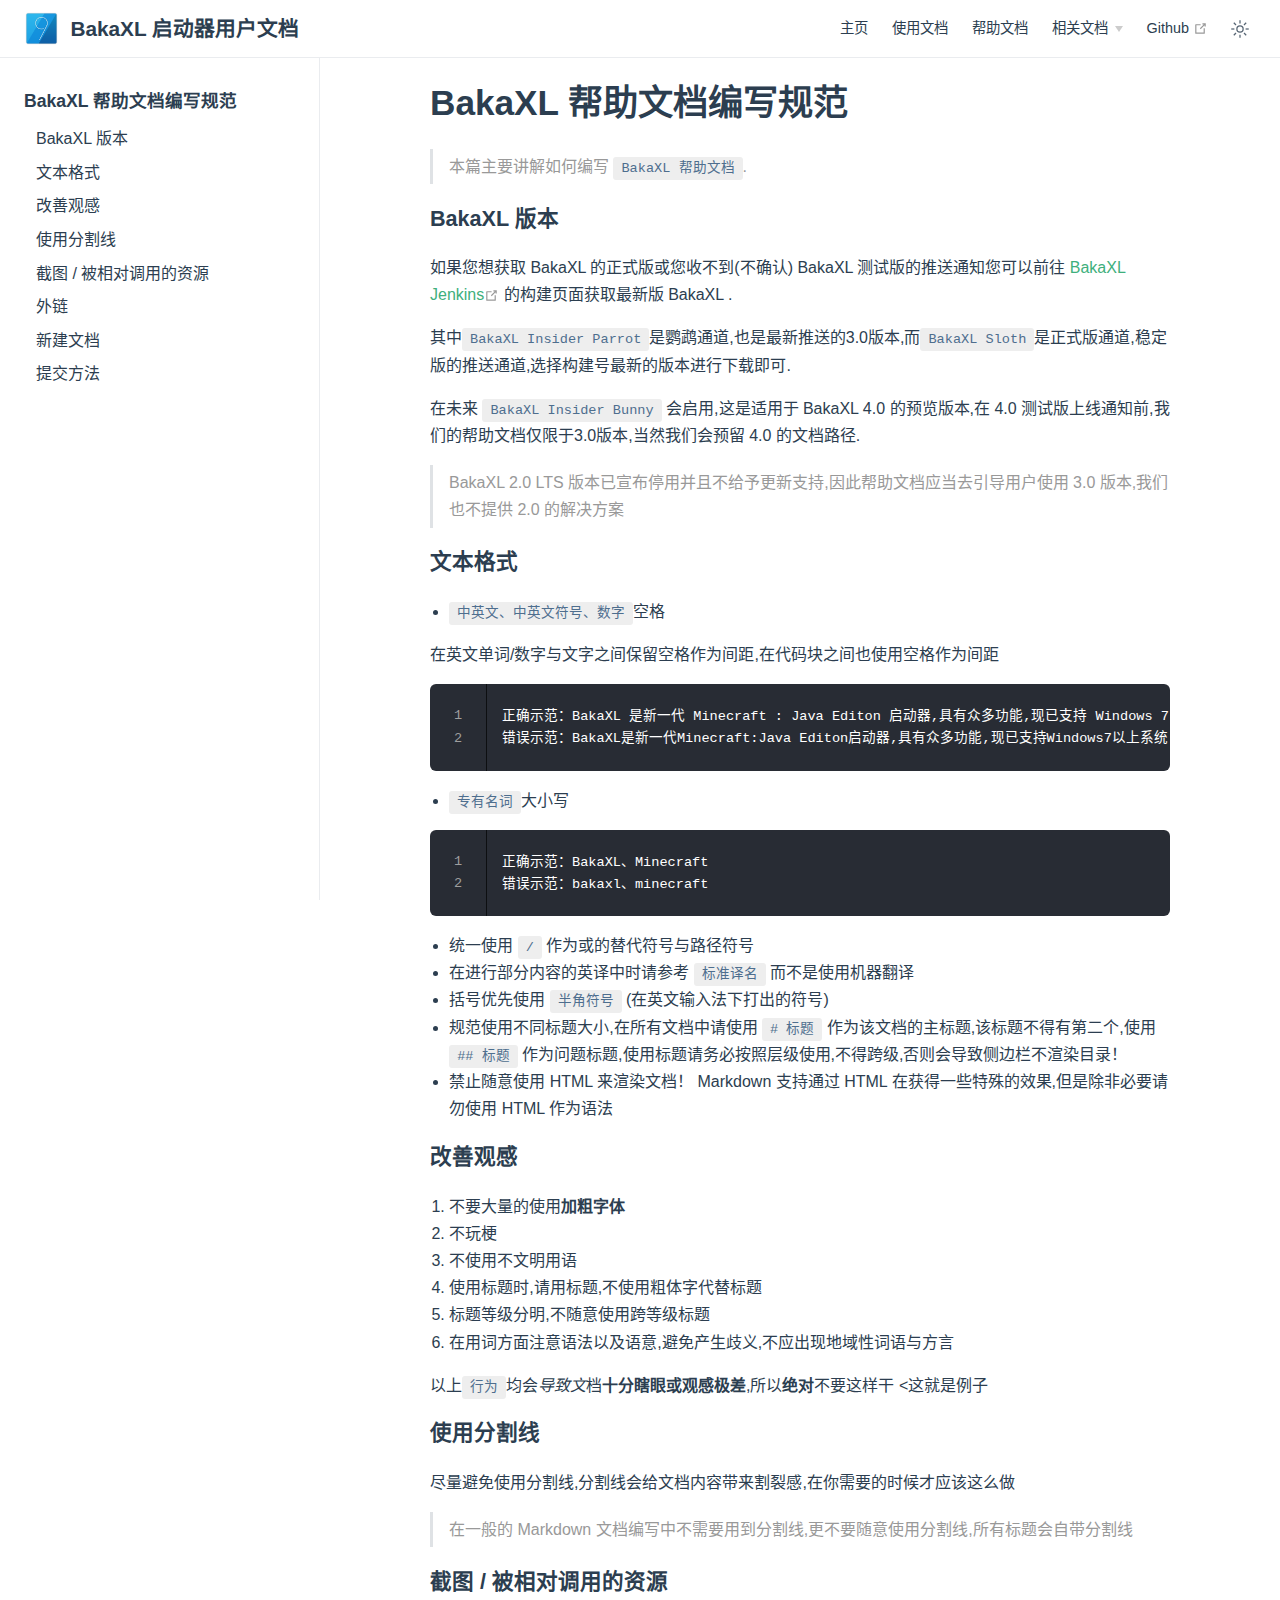
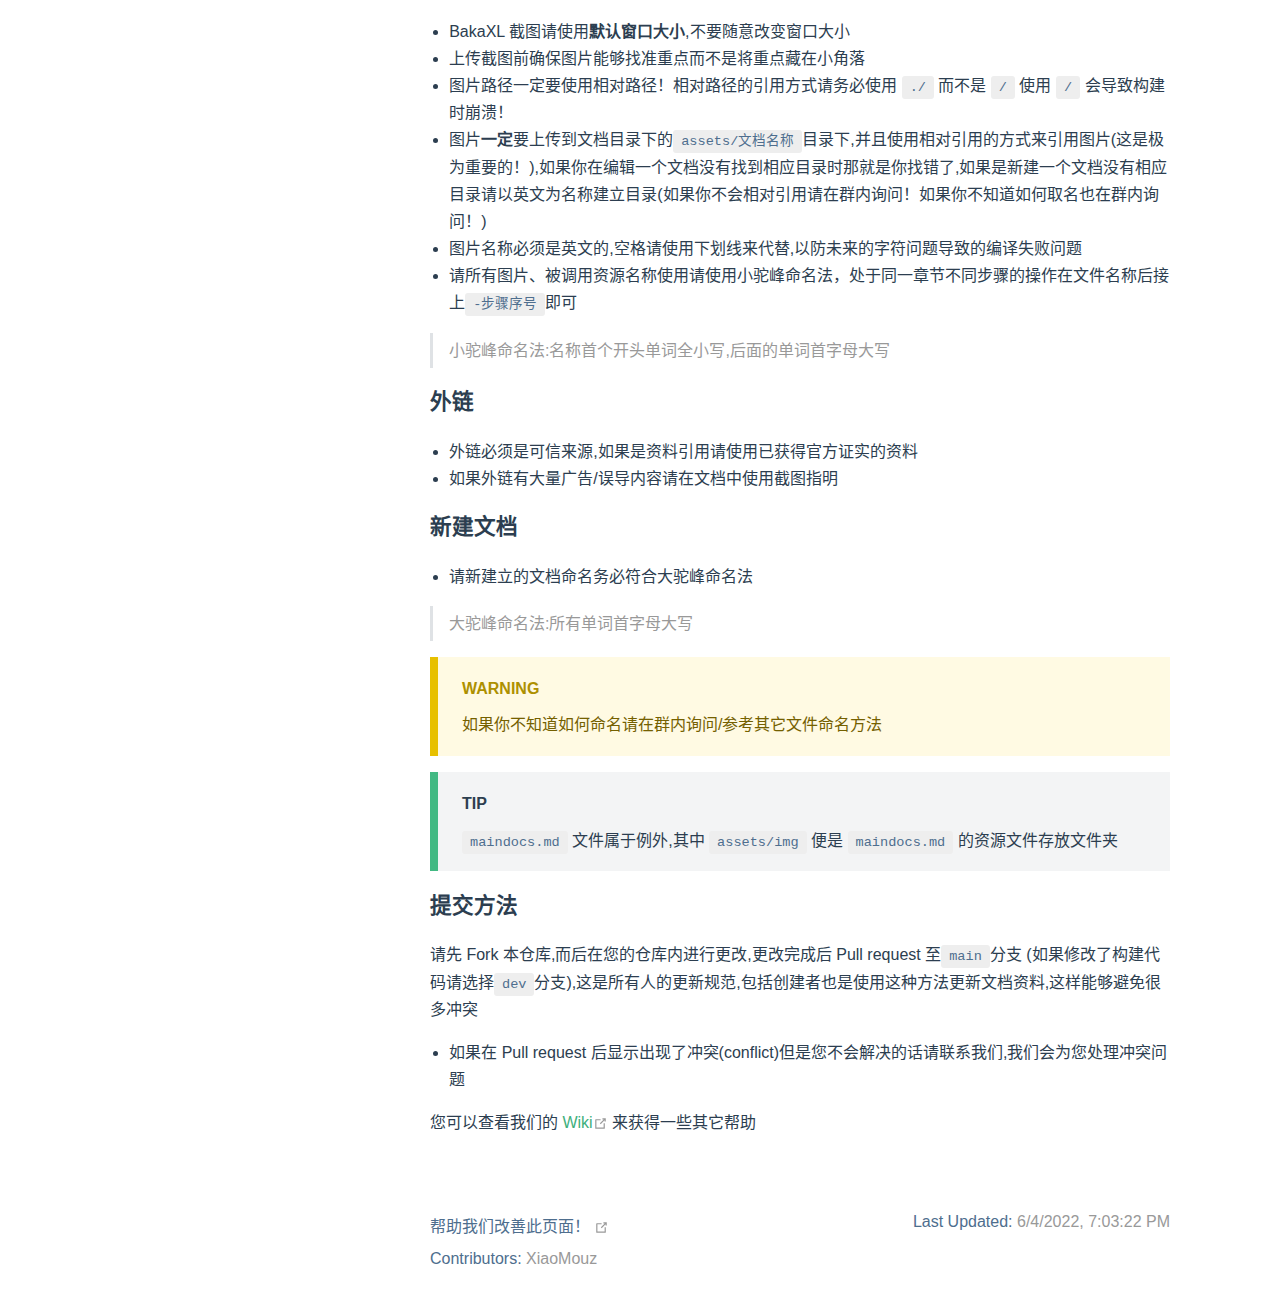
<file: maindocs/BakaXL_HelpDocs_WriteRules.html>
<!DOCTYPE html>
<html lang="zh-CN">
  <head>
    <meta charset="utf-8">
    <meta name="viewport" content="width=device-width,initial-scale=1">
    <meta name="generator" content="VuePress 2.0.0-beta.46">
    <style>
      :root {
        --c-bg: #fff;
      }
      html.dark {
        --c-bg: #22272e;
      }
      html, body {
        background-color: var(--c-bg);
      }
    </style>
    <script>
      const userMode = localStorage.getItem('vuepress-color-scheme');
			const systemDarkMode = window.matchMedia && window.matchMedia('(prefers-color-scheme: dark)').matches;
			if (userMode === 'dark' || (userMode !== 'light' && systemDarkMode)) {
				document.documentElement.classList.toggle('dark', true);
			}
    </script>
    <link rel="icon" href="/favicon.png"><title>BakaXL 帮助文档编写规范 | BakaXL 启动器用户文档</title><meta name="description" content="提供 BakaXL 启动器在使用时疑难解答服务，同时也提供了一些其他的技术文档">
    <link rel="modulepreload" href="/assets/app.9358439f.js"><link rel="modulepreload" href="/assets/BakaXL_HelpDocs_WriteRules.html.059ba334.js"><link rel="modulepreload" href="/assets/BakaXL_HelpDocs_WriteRules.html.096ca0c5.js"><link rel="prefetch" href="/assets/index.html.1b688bb8.js"><link rel="prefetch" href="/assets/About_Version_Seperation.html.d9bd0cb1.js"><link rel="prefetch" href="/assets/BakaXL_Error_Code.html.ba6ce357.js"><link rel="prefetch" href="/assets/BakaXL_Use_Docs.html.9529ae02.js"><link rel="prefetch" href="/assets/How_To_Asking_Question.html.56bc5c31.js"><link rel="prefetch" href="/assets/Minecraft_CRQA.html.807eaf9f.js"><link rel="prefetch" href="/assets/maindocs.html.cb19f806.js"><link rel="prefetch" href="/assets/404.html.93146c89.js"><link rel="prefetch" href="/assets/index.html.559cb0c4.js"><link rel="prefetch" href="/assets/About_Version_Seperation.html.fae4e890.js"><link rel="prefetch" href="/assets/BakaXL_Error_Code.html.83ebc642.js"><link rel="prefetch" href="/assets/BakaXL_Use_Docs.html.72924577.js"><link rel="prefetch" href="/assets/How_To_Asking_Question.html.b8cd2407.js"><link rel="prefetch" href="/assets/Minecraft_CRQA.html.ae7c47c6.js"><link rel="prefetch" href="/assets/maindocs.html.533fb4c0.js"><link rel="prefetch" href="/assets/404.html.564abf42.js"><link rel="prefetch" href="/assets/404.ce427074.js"><link rel="prefetch" href="/assets/Layout.cffd55bb.js">
    <link rel="stylesheet" href="/assets/style.3ac1bbff.css">
  </head>
  <body>
    <div id="app"><!--[--><div class="theme-container"><!--[--><header class="navbar"><div class="toggle-sidebar-button" title="toggle sidebar" aria-expanded="false" role="button" tabindex="0"><div class="icon" aria-hidden="true"><span></span><span></span><span></span></div></div><span><a href="/" class=""><img class="logo" src="/favicon.png" alt="BakaXL 启动器用户文档"><span class="site-name can-hide">BakaXL 启动器用户文档</span></a></span><div class="navbar-items-wrapper" style=""><!--[--><!--]--><nav class="navbar-items can-hide"><!--[--><div class="navbar-item"><a href="/" class="" aria-label="主页"><!--[--><!--]--> 主页 <!--[--><!--]--></a></div><div class="navbar-item"><a href="/maindocs/BakaXL_Use_Docs/" class="" aria-label="使用文档"><!--[--><!--]--> 使用文档 <!--[--><!--]--></a></div><div class="navbar-item"><a href="/maindocs/maindocs/" class="" aria-label="帮助文档"><!--[--><!--]--> 帮助文档 <!--[--><!--]--></a></div><div class="navbar-item"><div class="navbar-dropdown-wrapper"><button class="navbar-dropdown-title" type="button" aria-label="相关文档"><span class="title">相关文档</span><span class="arrow down"></span></button><button class="navbar-dropdown-title-mobile" type="button" aria-label="相关文档"><span class="title">相关文档</span><span class="right arrow"></span></button><ul style="display:none;" class="navbar-dropdown"><!--[--><li class="navbar-dropdown-item"><a href="/maindocs/Minecraft_CRQA/" class="" aria-label="游戏常见问题"><!--[--><!--]--> 游戏常见问题 <!--[--><!--]--></a></li><li class="navbar-dropdown-item"><a href="/maindocs/About_Version_Seperation/" class="" aria-label="关于版本隔离"><!--[--><!--]--> 关于版本隔离 <!--[--><!--]--></a></li><li class="navbar-dropdown-item"><a href="/maindocs/BakaXL_HelpDocs_WriteRules/" class="" aria-label="BakaXL 文档编写规则"><!--[--><!--]--> BakaXL 文档编写规则 <!--[--><!--]--></a></li><li class="navbar-dropdown-item"><a href="/maindocs/How_To_Asking_Question/" class="" aria-label="如何提出一个合适的问题"><!--[--><!--]--> 如何提出一个合适的问题 <!--[--><!--]--></a></li><!--]--></ul></div></div><div class="navbar-item"><a class="external-link" href="https://github.com/BakaXL-Support/BakaXL-QA-docs" rel="noopener noreferrer" target="_blank" aria-label="Github"><!--[--><!--]--> Github <span><svg class="external-link-icon" xmlns="http://www.w3.org/2000/svg" aria-hidden="true" focusable="false" x="0px" y="0px" viewbox="0 0 100 100" width="15" height="15"><path fill="currentColor" d="M18.8,85.1h56l0,0c2.2,0,4-1.8,4-4v-32h-8v28h-48v-48h28v-8h-32l0,0c-2.2,0-4,1.8-4,4v56C14.8,83.3,16.6,85.1,18.8,85.1z"></path><polygon fill="currentColor" points="45.7,48.7 51.3,54.3 77.2,28.5 77.2,37.2 85.2,37.2 85.2,14.9 62.8,14.9 62.8,22.9 71.5,22.9"></polygon></svg><span class="external-link-icon-sr-only">open in new window</span></span><!--[--><!--]--></a></div><!--]--></nav><!--[--><!--]--><button class="toggle-dark-button" title="toggle dark mode"><svg style="" class="icon" focusable="false" viewBox="0 0 32 32"><path d="M16 12.005a4 4 0 1 1-4 4a4.005 4.005 0 0 1 4-4m0-2a6 6 0 1 0 6 6a6 6 0 0 0-6-6z" fill="currentColor"></path><path d="M5.394 6.813l1.414-1.415l3.506 3.506L8.9 10.318z" fill="currentColor"></path><path d="M2 15.005h5v2H2z" fill="currentColor"></path><path d="M5.394 25.197L8.9 21.691l1.414 1.415l-3.506 3.505z" fill="currentColor"></path><path d="M15 25.005h2v5h-2z" fill="currentColor"></path><path d="M21.687 23.106l1.414-1.415l3.506 3.506l-1.414 1.414z" fill="currentColor"></path><path d="M25 15.005h5v2h-5z" fill="currentColor"></path><path d="M21.687 8.904l3.506-3.506l1.414 1.415l-3.506 3.505z" fill="currentColor"></path><path d="M15 2.005h2v5h-2z" fill="currentColor"></path></svg><svg style="display:none;" class="icon" focusable="false" viewBox="0 0 32 32"><path d="M13.502 5.414a15.075 15.075 0 0 0 11.594 18.194a11.113 11.113 0 0 1-7.975 3.39c-.138 0-.278.005-.418 0a11.094 11.094 0 0 1-3.2-21.584M14.98 3a1.002 1.002 0 0 0-.175.016a13.096 13.096 0 0 0 1.825 25.981c.164.006.328 0 .49 0a13.072 13.072 0 0 0 10.703-5.555a1.01 1.01 0 0 0-.783-1.565A13.08 13.08 0 0 1 15.89 4.38A1.015 1.015 0 0 0 14.98 3z" fill="currentColor"></path></svg></button><!----></div></header><!--]--><div class="sidebar-mask"></div><!--[--><aside class="sidebar"><nav class="navbar-items"><!--[--><div class="navbar-item"><a href="/" class="" aria-label="主页"><!--[--><!--]--> 主页 <!--[--><!--]--></a></div><div class="navbar-item"><a href="/maindocs/BakaXL_Use_Docs/" class="" aria-label="使用文档"><!--[--><!--]--> 使用文档 <!--[--><!--]--></a></div><div class="navbar-item"><a href="/maindocs/maindocs/" class="" aria-label="帮助文档"><!--[--><!--]--> 帮助文档 <!--[--><!--]--></a></div><div class="navbar-item"><div class="navbar-dropdown-wrapper"><button class="navbar-dropdown-title" type="button" aria-label="相关文档"><span class="title">相关文档</span><span class="arrow down"></span></button><button class="navbar-dropdown-title-mobile" type="button" aria-label="相关文档"><span class="title">相关文档</span><span class="right arrow"></span></button><ul style="display:none;" class="navbar-dropdown"><!--[--><li class="navbar-dropdown-item"><a href="/maindocs/Minecraft_CRQA/" class="" aria-label="游戏常见问题"><!--[--><!--]--> 游戏常见问题 <!--[--><!--]--></a></li><li class="navbar-dropdown-item"><a href="/maindocs/About_Version_Seperation/" class="" aria-label="关于版本隔离"><!--[--><!--]--> 关于版本隔离 <!--[--><!--]--></a></li><li class="navbar-dropdown-item"><a href="/maindocs/BakaXL_HelpDocs_WriteRules/" class="" aria-label="BakaXL 文档编写规则"><!--[--><!--]--> BakaXL 文档编写规则 <!--[--><!--]--></a></li><li class="navbar-dropdown-item"><a href="/maindocs/How_To_Asking_Question/" class="" aria-label="如何提出一个合适的问题"><!--[--><!--]--> 如何提出一个合适的问题 <!--[--><!--]--></a></li><!--]--></ul></div></div><div class="navbar-item"><a class="external-link" href="https://github.com/BakaXL-Support/BakaXL-QA-docs" rel="noopener noreferrer" target="_blank" aria-label="Github"><!--[--><!--]--> Github <span><svg class="external-link-icon" xmlns="http://www.w3.org/2000/svg" aria-hidden="true" focusable="false" x="0px" y="0px" viewbox="0 0 100 100" width="15" height="15"><path fill="currentColor" d="M18.8,85.1h56l0,0c2.2,0,4-1.8,4-4v-32h-8v28h-48v-48h28v-8h-32l0,0c-2.2,0-4,1.8-4,4v56C14.8,83.3,16.6,85.1,18.8,85.1z"></path><polygon fill="currentColor" points="45.7,48.7 51.3,54.3 77.2,28.5 77.2,37.2 85.2,37.2 85.2,14.9 62.8,14.9 62.8,22.9 71.5,22.9"></polygon></svg><span class="external-link-icon-sr-only">open in new window</span></span><!--[--><!--]--></a></div><!--]--></nav><!--[--><!--]--><ul class="sidebar-items"><!--[--><li><p tabindex="0" class="sidebar-item sidebar-heading">BakaXL 帮助文档编写规范 <!----></p><ul style="" class="sidebar-item-children"><!--[--><li><a aria-current="page" href="/maindocs/BakaXL_HelpDocs_WriteRules.html#bakaxl-版本" class="router-link-active router-link-exact-active sidebar-item" aria-label="BakaXL 版本"><!--[--><!--]--> BakaXL 版本 <!--[--><!--]--></a><!----></li><li><a aria-current="page" href="/maindocs/BakaXL_HelpDocs_WriteRules.html#文本格式" class="router-link-active router-link-exact-active sidebar-item" aria-label="文本格式"><!--[--><!--]--> 文本格式 <!--[--><!--]--></a><!----></li><li><a aria-current="page" href="/maindocs/BakaXL_HelpDocs_WriteRules.html#改善观感" class="router-link-active router-link-exact-active sidebar-item" aria-label="改善观感"><!--[--><!--]--> 改善观感 <!--[--><!--]--></a><!----></li><li><a aria-current="page" href="/maindocs/BakaXL_HelpDocs_WriteRules.html#使用分割线" class="router-link-active router-link-exact-active sidebar-item" aria-label="使用分割线"><!--[--><!--]--> 使用分割线 <!--[--><!--]--></a><!----></li><li><a aria-current="page" href="/maindocs/BakaXL_HelpDocs_WriteRules.html#截图-被相对调用的资源" class="router-link-active router-link-exact-active sidebar-item" aria-label="截图 / 被相对调用的资源"><!--[--><!--]--> 截图 / 被相对调用的资源 <!--[--><!--]--></a><!----></li><li><a aria-current="page" href="/maindocs/BakaXL_HelpDocs_WriteRules.html#外链" class="router-link-active router-link-exact-active sidebar-item" aria-label="外链"><!--[--><!--]--> 外链 <!--[--><!--]--></a><!----></li><li><a aria-current="page" href="/maindocs/BakaXL_HelpDocs_WriteRules.html#新建文档" class="router-link-active router-link-exact-active sidebar-item" aria-label="新建文档"><!--[--><!--]--> 新建文档 <!--[--><!--]--></a><!----></li><li><a aria-current="page" href="/maindocs/BakaXL_HelpDocs_WriteRules.html#提交方法" class="router-link-active router-link-exact-active sidebar-item" aria-label="提交方法"><!--[--><!--]--> 提交方法 <!--[--><!--]--></a><!----></li><!--]--></ul></li><!--]--></ul><!--[--><!--]--></aside><!--]--><!--[--><main class="page"><!--[--><!--]--><div class="theme-default-content"><!--[--><!--]--><div><h1 id="bakaxl-帮助文档编写规范" tabindex="-1"><a class="header-anchor" href="#bakaxl-帮助文档编写规范" aria-hidden="true">#</a> BakaXL 帮助文档编写规范</h1><blockquote><p>本篇主要讲解如何编写 <code>BakaXL 帮助文档</code>.</p></blockquote><h3 id="bakaxl-版本" tabindex="-1"><a class="header-anchor" href="#bakaxl-版本" aria-hidden="true">#</a> BakaXL 版本</h3><p>如果您想获取 BakaXL 的正式版或您收不到(不确认) BakaXL 测试版的推送通知您可以前往 <a href="http://jk-insider.bakaxl.com:8888/" target="_blank" rel="noopener noreferrer">BakaXL Jenkins<span><svg class="external-link-icon" xmlns="http://www.w3.org/2000/svg" aria-hidden="true" focusable="false" x="0px" y="0px" viewbox="0 0 100 100" width="15" height="15"><path fill="currentColor" d="M18.8,85.1h56l0,0c2.2,0,4-1.8,4-4v-32h-8v28h-48v-48h28v-8h-32l0,0c-2.2,0-4,1.8-4,4v56C14.8,83.3,16.6,85.1,18.8,85.1z"></path><polygon fill="currentColor" points="45.7,48.7 51.3,54.3 77.2,28.5 77.2,37.2 85.2,37.2 85.2,14.9 62.8,14.9 62.8,22.9 71.5,22.9"></polygon></svg><span class="external-link-icon-sr-only">open in new window</span></span></a> 的构建页面获取最新版 BakaXL .</p><p>其中<code>BakaXL Insider Parrot</code>是鹦鹉通道,也是最新推送的3.0版本,而<code>BakaXL Sloth</code>是正式版通道,稳定版的推送通道,选择构建号最新的版本进行下载即可.</p><p>在未来 <code>BakaXL Insider Bunny</code> 会启用,这是适用于 BakaXL 4.0 的预览版本,在 4.0 测试版上线通知前,我们的帮助文档仅限于3.0版本,当然我们会预留 4.0 的文档路径.</p><blockquote><p>BakaXL 2.0 LTS 版本已宣布停用并且不给予更新支持,因此帮助文档应当去引导用户使用 3.0 版本,我们也不提供 2.0 的解决方案</p></blockquote><h3 id="文本格式" tabindex="-1"><a class="header-anchor" href="#文本格式" aria-hidden="true">#</a> 文本格式</h3><ul><li><code>中英文、中英文符号、数字</code>空格</li></ul><p>在英文单词/数字与文字之间保留空格作为间距,在代码块之间也使用空格作为间距</p><div class="language-text ext-text line-numbers-mode"><pre class="language-text"><code>正确示范：BakaXL 是新一代 Minecraft : Java Editon 启动器,具有众多功能,现已支持 Windows 7 以上系统.
错误示范：BakaXL是新一代Minecraft:Java Editon启动器,具有众多功能,现已支持Windows7以上系统.
</code></pre><div class="line-numbers" aria-hidden="true"><div class="line-number"></div><div class="line-number"></div></div></div><ul><li><code>专有名词</code>大小写</li></ul><div class="language-text ext-text line-numbers-mode"><pre class="language-text"><code>正确示范：BakaXL、Minecraft
错误示范：bakaxl、minecraft
</code></pre><div class="line-numbers" aria-hidden="true"><div class="line-number"></div><div class="line-number"></div></div></div><ul><li>统一使用 <code>/</code> 作为或的替代符号与路径符号</li><li>在进行部分内容的英译中时请参考 <code>标准译名</code> 而不是使用机器翻译</li><li>括号优先使用 <code>半角符号</code> (在英文输入法下打出的符号)</li><li>规范使用不同标题大小,在所有文档中请使用 <code># 标题</code> 作为该文档的主标题,该标题不得有第二个,使用 <code>## 标题</code> 作为问题标题,使用标题请务必按照层级使用,不得跨级,否则会导致侧边栏不渲染目录！</li><li>禁止随意使用 HTML 来渲染文档！ Markdown 支持通过 HTML 在获得一些特殊的效果,但是除非必要请勿使用 HTML 作为语法</li></ul><h3 id="改善观感" tabindex="-1"><a class="header-anchor" href="#改善观感" aria-hidden="true">#</a> 改善观感</h3><ol><li>不要大量的使用<strong>加粗字体</strong></li><li>不玩梗</li><li>不使用不文明用语</li><li>使用标题时,请用标题,不使用粗体字代替标题</li><li>标题等级分明,不随意使用跨等级标题</li><li>在用词方面注意语法以及语意,避免产生歧义,不应出现地域性词语与方言</li></ol><p>以上<code>行为</code>均会<em>导致文</em>档<strong>十分瞎眼或观感极差</strong>,所以<strong>绝对</strong>不要这样干 &lt;这就是例子</p><h3 id="使用分割线" tabindex="-1"><a class="header-anchor" href="#使用分割线" aria-hidden="true">#</a> 使用分割线</h3><p>尽量避免使用分割线,分割线会给文档内容带来割裂感,在你需要的时候才应该这么做</p><blockquote><p>在一般的 Markdown 文档编写中不需要用到分割线,更不要随意使用分割线,所有标题会自带分割线</p></blockquote><h3 id="截图-被相对调用的资源" tabindex="-1"><a class="header-anchor" href="#截图-被相对调用的资源" aria-hidden="true">#</a> 截图 / 被相对调用的资源</h3><ul><li>BakaXL 截图请使用<strong>默认窗口大小</strong>,不要随意改变窗口大小</li><li>上传截图前确保图片能够找准重点而不是将重点藏在小角落</li><li>图片路径一定要使用相对路径！相对路径的引用方式请务必使用 <code>./</code> 而不是 <code>/</code> 使用 <code>/</code> 会导致构建时崩溃！</li><li>图片<strong>一定</strong>要上传到文档目录下的<code>assets/文档名称</code>目录下,并且使用相对引用的方式来引用图片(这是极为重要的！),如果你在编辑一个文档没有找到相应目录时那就是你找错了,如果是新建一个文档没有相应目录请以英文为名称建立目录(如果你不会相对引用请在群内询问！如果你不知道如何取名也在群内询问！)</li><li>图片名称必须是英文的,空格请使用下划线来代替,以防未来的字符问题导致的编译失败问题</li><li>请所有图片、被调用资源名称使用请使用小驼峰命名法，处于同一章节不同步骤的操作在文件名称后接上<code>-步骤序号</code>即可</li></ul><blockquote><p>小驼峰命名法:名称首个开头单词全小写,后面的单词首字母大写</p></blockquote><h3 id="外链" tabindex="-1"><a class="header-anchor" href="#外链" aria-hidden="true">#</a> 外链</h3><ul><li>外链必须是可信来源,如果是资料引用请使用已获得官方证实的资料</li><li>如果外链有大量广告/误导内容请在文档中使用截图指明</li></ul><h3 id="新建文档" tabindex="-1"><a class="header-anchor" href="#新建文档" aria-hidden="true">#</a> 新建文档</h3><ul><li>请新建立的文档命名务必符合大驼峰命名法</li></ul><blockquote><p>大驼峰命名法:所有单词首字母大写</p></blockquote><div class="custom-container warning"><p class="custom-container-title">WARNING</p><p>如果你不知道如何命名请在群内询问/参考其它文件命名方法</p></div><div class="custom-container tip"><p class="custom-container-title">TIP</p><p><code>maindocs.md</code> 文件属于例外,其中 <code>assets/img</code> 便是 <code>maindocs.md</code> 的资源文件存放文件夹</p></div><h3 id="提交方法" tabindex="-1"><a class="header-anchor" href="#提交方法" aria-hidden="true">#</a> 提交方法</h3><p>请先 Fork 本仓库,而后在您的仓库内进行更改,更改完成后 Pull request 至<code>main</code>分支 (如果修改了构建代码请选择<code>dev</code>分支),这是所有人的更新规范,包括创建者也是使用这种方法更新文档资料,这样能够避免很多冲突</p><ul><li>如果在 Pull request 后显示出现了冲突(conflict)但是您不会解决的话请联系我们,我们会为您处理冲突问题</li></ul><p>您可以查看我们的 <a href="https://github.com/BakaXL-Support/BakaXL-QA-docs/wiki" target="_blank" rel="noopener noreferrer">Wiki<span><svg class="external-link-icon" xmlns="http://www.w3.org/2000/svg" aria-hidden="true" focusable="false" x="0px" y="0px" viewbox="0 0 100 100" width="15" height="15"><path fill="currentColor" d="M18.8,85.1h56l0,0c2.2,0,4-1.8,4-4v-32h-8v28h-48v-48h28v-8h-32l0,0c-2.2,0-4,1.8-4,4v56C14.8,83.3,16.6,85.1,18.8,85.1z"></path><polygon fill="currentColor" points="45.7,48.7 51.3,54.3 77.2,28.5 77.2,37.2 85.2,37.2 85.2,14.9 62.8,14.9 62.8,22.9 71.5,22.9"></polygon></svg><span class="external-link-icon-sr-only">open in new window</span></span></a> 来获得一些其它帮助</p></div><!--[--><!--]--></div><footer class="page-meta"><div class="meta-item edit-link"><a class="external-link meta-item-label" href="https://github.com/BakaXL-Support/BakaXL-QA-docs/edit/main/docs/maindocs/BakaXL_HelpDocs_WriteRules.md" rel="noopener noreferrer" target="_blank" aria-label="帮助我们改善此页面！"><!--[--><!--]--> 帮助我们改善此页面！ <span><svg class="external-link-icon" xmlns="http://www.w3.org/2000/svg" aria-hidden="true" focusable="false" x="0px" y="0px" viewbox="0 0 100 100" width="15" height="15"><path fill="currentColor" d="M18.8,85.1h56l0,0c2.2,0,4-1.8,4-4v-32h-8v28h-48v-48h28v-8h-32l0,0c-2.2,0-4,1.8-4,4v56C14.8,83.3,16.6,85.1,18.8,85.1z"></path><polygon fill="currentColor" points="45.7,48.7 51.3,54.3 77.2,28.5 77.2,37.2 85.2,37.2 85.2,14.9 62.8,14.9 62.8,22.9 71.5,22.9"></polygon></svg><span class="external-link-icon-sr-only">open in new window</span></span><!--[--><!--]--></a></div><div class="meta-item last-updated"><span class="meta-item-label">Last Updated: </span><!----></div><div class="meta-item contributors"><span class="meta-item-label">Contributors: </span><span class="meta-item-info"><!--[--><!--[--><span class="contributor" title="email: 1114096791@qq.com">XiaoMouz</span><!----><!--]--><!--]--></span></div></footer><!----><!--[--><!--]--></main><!--]--></div><!----><!--]--></div>
    <script type="module" src="/assets/app.9358439f.js" defer></script>
  </body>
</html>
</file>
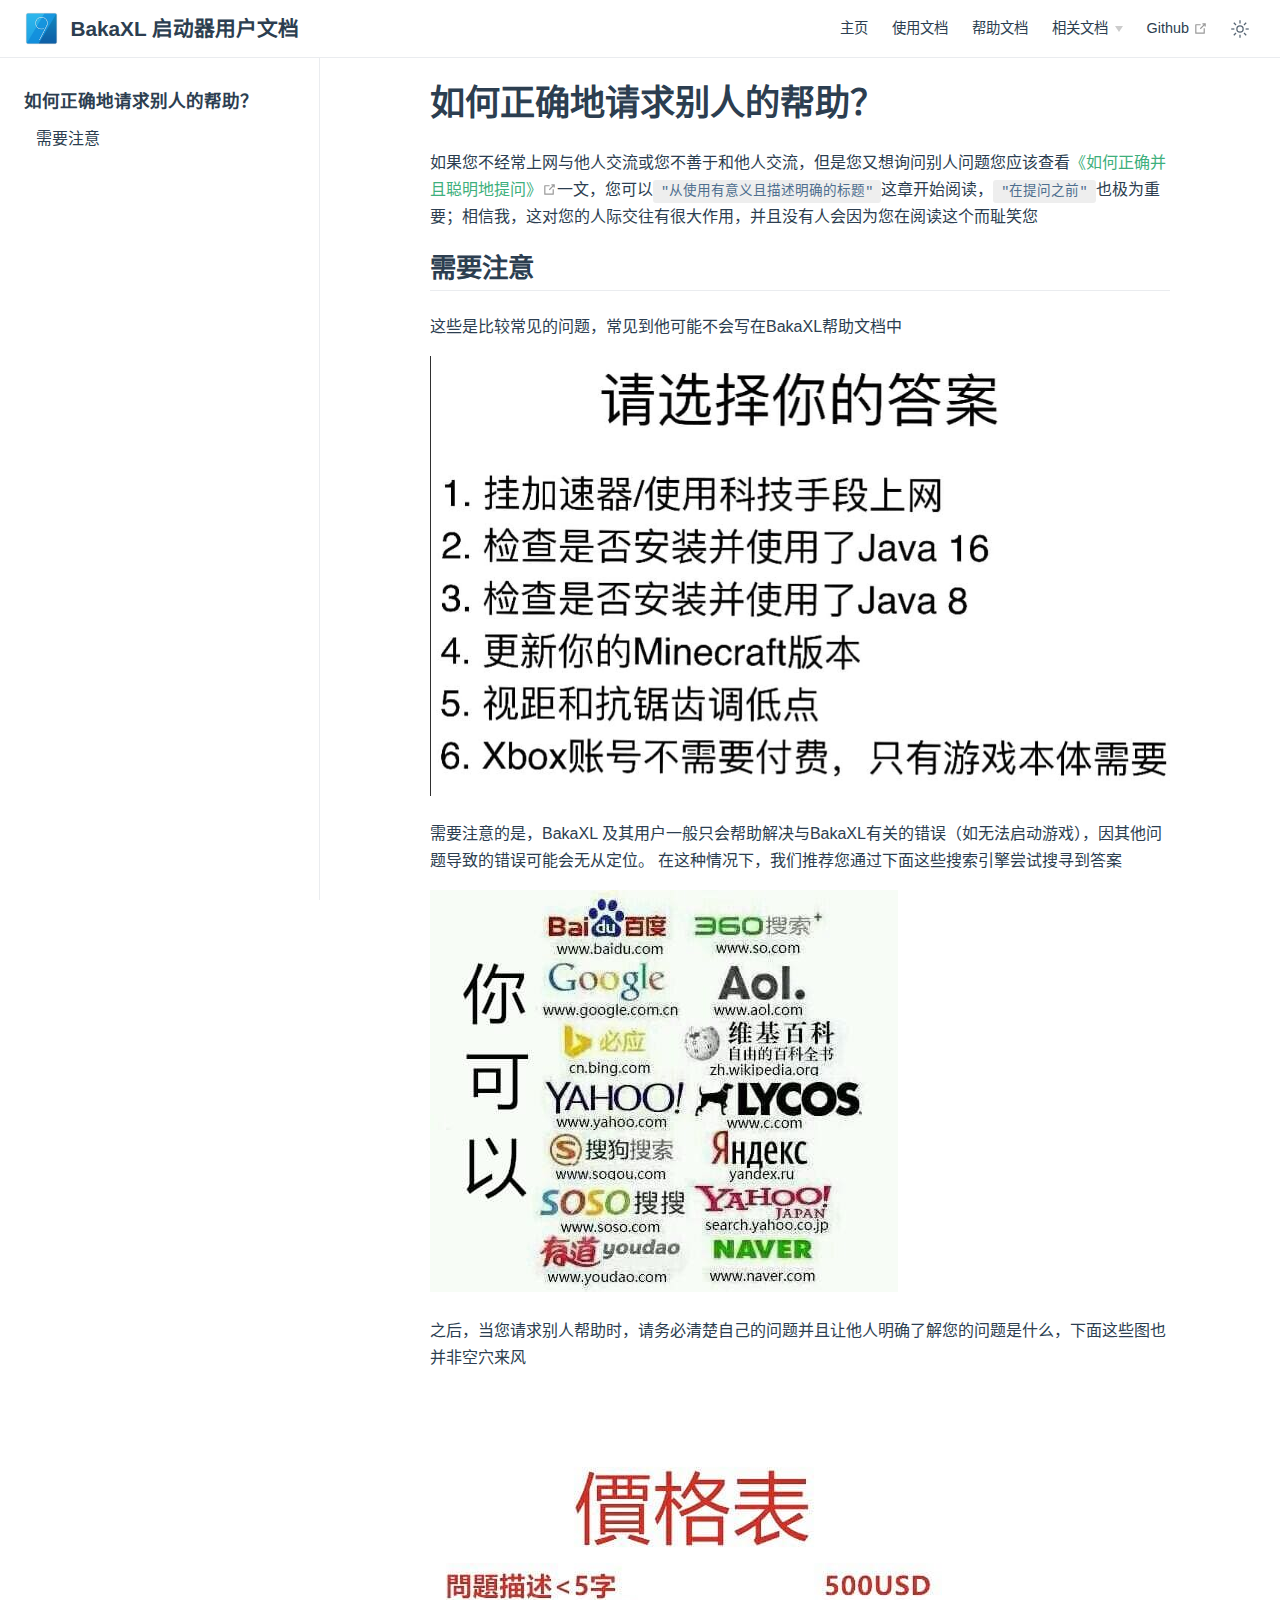
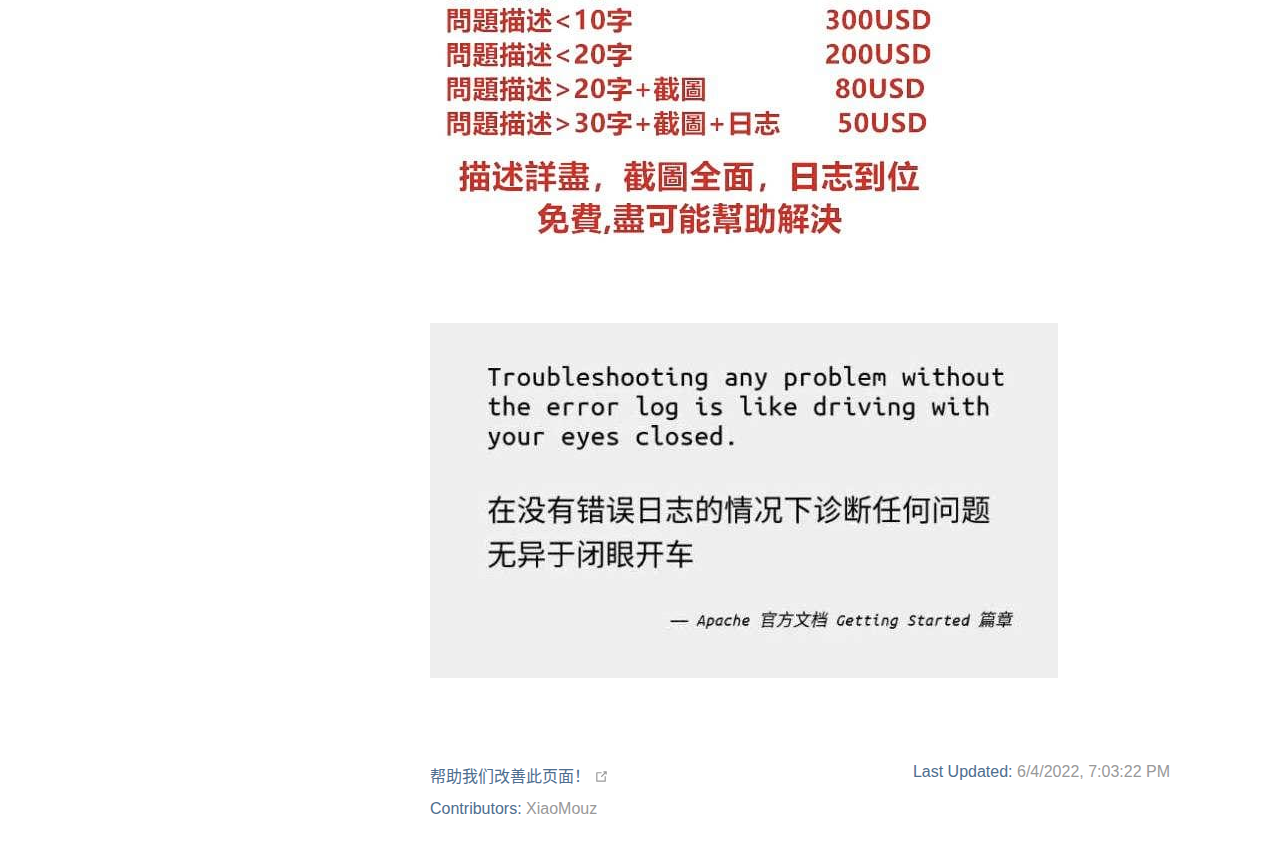
<file: maindocs/How_To_Asking_Question.html>
<!DOCTYPE html>
<html lang="zh-CN">
  <head>
    <meta charset="utf-8">
    <meta name="viewport" content="width=device-width,initial-scale=1">
    <meta name="generator" content="VuePress 2.0.0-beta.46">
    <style>
      :root {
        --c-bg: #fff;
      }
      html.dark {
        --c-bg: #22272e;
      }
      html, body {
        background-color: var(--c-bg);
      }
    </style>
    <script>
      const userMode = localStorage.getItem('vuepress-color-scheme');
			const systemDarkMode = window.matchMedia && window.matchMedia('(prefers-color-scheme: dark)').matches;
			if (userMode === 'dark' || (userMode !== 'light' && systemDarkMode)) {
				document.documentElement.classList.toggle('dark', true);
			}
    </script>
    <link rel="icon" href="/favicon.png"><title>如何正确地请求别人的帮助？ | BakaXL 启动器用户文档</title><meta name="description" content="提供 BakaXL 启动器在使用时疑难解答服务，同时也提供了一些其他的技术文档">
    <link rel="modulepreload" href="/assets/app.9358439f.js"><link rel="modulepreload" href="/assets/How_To_Asking_Question.html.b8cd2407.js"><link rel="modulepreload" href="/assets/How_To_Asking_Question.html.56bc5c31.js"><link rel="prefetch" href="/assets/index.html.1b688bb8.js"><link rel="prefetch" href="/assets/About_Version_Seperation.html.d9bd0cb1.js"><link rel="prefetch" href="/assets/BakaXL_Error_Code.html.ba6ce357.js"><link rel="prefetch" href="/assets/BakaXL_HelpDocs_WriteRules.html.096ca0c5.js"><link rel="prefetch" href="/assets/BakaXL_Use_Docs.html.9529ae02.js"><link rel="prefetch" href="/assets/Minecraft_CRQA.html.807eaf9f.js"><link rel="prefetch" href="/assets/maindocs.html.cb19f806.js"><link rel="prefetch" href="/assets/404.html.93146c89.js"><link rel="prefetch" href="/assets/index.html.559cb0c4.js"><link rel="prefetch" href="/assets/About_Version_Seperation.html.fae4e890.js"><link rel="prefetch" href="/assets/BakaXL_Error_Code.html.83ebc642.js"><link rel="prefetch" href="/assets/BakaXL_HelpDocs_WriteRules.html.059ba334.js"><link rel="prefetch" href="/assets/BakaXL_Use_Docs.html.72924577.js"><link rel="prefetch" href="/assets/Minecraft_CRQA.html.ae7c47c6.js"><link rel="prefetch" href="/assets/maindocs.html.533fb4c0.js"><link rel="prefetch" href="/assets/404.html.564abf42.js"><link rel="prefetch" href="/assets/404.ce427074.js"><link rel="prefetch" href="/assets/Layout.cffd55bb.js">
    <link rel="stylesheet" href="/assets/style.3ac1bbff.css">
  </head>
  <body>
    <div id="app"><!--[--><div class="theme-container"><!--[--><header class="navbar"><div class="toggle-sidebar-button" title="toggle sidebar" aria-expanded="false" role="button" tabindex="0"><div class="icon" aria-hidden="true"><span></span><span></span><span></span></div></div><span><a href="/" class=""><img class="logo" src="/favicon.png" alt="BakaXL 启动器用户文档"><span class="site-name can-hide">BakaXL 启动器用户文档</span></a></span><div class="navbar-items-wrapper" style=""><!--[--><!--]--><nav class="navbar-items can-hide"><!--[--><div class="navbar-item"><a href="/" class="" aria-label="主页"><!--[--><!--]--> 主页 <!--[--><!--]--></a></div><div class="navbar-item"><a href="/maindocs/BakaXL_Use_Docs/" class="" aria-label="使用文档"><!--[--><!--]--> 使用文档 <!--[--><!--]--></a></div><div class="navbar-item"><a href="/maindocs/maindocs/" class="" aria-label="帮助文档"><!--[--><!--]--> 帮助文档 <!--[--><!--]--></a></div><div class="navbar-item"><div class="navbar-dropdown-wrapper"><button class="navbar-dropdown-title" type="button" aria-label="相关文档"><span class="title">相关文档</span><span class="arrow down"></span></button><button class="navbar-dropdown-title-mobile" type="button" aria-label="相关文档"><span class="title">相关文档</span><span class="right arrow"></span></button><ul style="display:none;" class="navbar-dropdown"><!--[--><li class="navbar-dropdown-item"><a href="/maindocs/Minecraft_CRQA/" class="" aria-label="游戏常见问题"><!--[--><!--]--> 游戏常见问题 <!--[--><!--]--></a></li><li class="navbar-dropdown-item"><a href="/maindocs/About_Version_Seperation/" class="" aria-label="关于版本隔离"><!--[--><!--]--> 关于版本隔离 <!--[--><!--]--></a></li><li class="navbar-dropdown-item"><a href="/maindocs/BakaXL_HelpDocs_WriteRules/" class="" aria-label="BakaXL 文档编写规则"><!--[--><!--]--> BakaXL 文档编写规则 <!--[--><!--]--></a></li><li class="navbar-dropdown-item"><a href="/maindocs/How_To_Asking_Question/" class="" aria-label="如何提出一个合适的问题"><!--[--><!--]--> 如何提出一个合适的问题 <!--[--><!--]--></a></li><!--]--></ul></div></div><div class="navbar-item"><a class="external-link" href="https://github.com/BakaXL-Support/BakaXL-QA-docs" rel="noopener noreferrer" target="_blank" aria-label="Github"><!--[--><!--]--> Github <span><svg class="external-link-icon" xmlns="http://www.w3.org/2000/svg" aria-hidden="true" focusable="false" x="0px" y="0px" viewbox="0 0 100 100" width="15" height="15"><path fill="currentColor" d="M18.8,85.1h56l0,0c2.2,0,4-1.8,4-4v-32h-8v28h-48v-48h28v-8h-32l0,0c-2.2,0-4,1.8-4,4v56C14.8,83.3,16.6,85.1,18.8,85.1z"></path><polygon fill="currentColor" points="45.7,48.7 51.3,54.3 77.2,28.5 77.2,37.2 85.2,37.2 85.2,14.9 62.8,14.9 62.8,22.9 71.5,22.9"></polygon></svg><span class="external-link-icon-sr-only">open in new window</span></span><!--[--><!--]--></a></div><!--]--></nav><!--[--><!--]--><button class="toggle-dark-button" title="toggle dark mode"><svg style="" class="icon" focusable="false" viewBox="0 0 32 32"><path d="M16 12.005a4 4 0 1 1-4 4a4.005 4.005 0 0 1 4-4m0-2a6 6 0 1 0 6 6a6 6 0 0 0-6-6z" fill="currentColor"></path><path d="M5.394 6.813l1.414-1.415l3.506 3.506L8.9 10.318z" fill="currentColor"></path><path d="M2 15.005h5v2H2z" fill="currentColor"></path><path d="M5.394 25.197L8.9 21.691l1.414 1.415l-3.506 3.505z" fill="currentColor"></path><path d="M15 25.005h2v5h-2z" fill="currentColor"></path><path d="M21.687 23.106l1.414-1.415l3.506 3.506l-1.414 1.414z" fill="currentColor"></path><path d="M25 15.005h5v2h-5z" fill="currentColor"></path><path d="M21.687 8.904l3.506-3.506l1.414 1.415l-3.506 3.505z" fill="currentColor"></path><path d="M15 2.005h2v5h-2z" fill="currentColor"></path></svg><svg style="display:none;" class="icon" focusable="false" viewBox="0 0 32 32"><path d="M13.502 5.414a15.075 15.075 0 0 0 11.594 18.194a11.113 11.113 0 0 1-7.975 3.39c-.138 0-.278.005-.418 0a11.094 11.094 0 0 1-3.2-21.584M14.98 3a1.002 1.002 0 0 0-.175.016a13.096 13.096 0 0 0 1.825 25.981c.164.006.328 0 .49 0a13.072 13.072 0 0 0 10.703-5.555a1.01 1.01 0 0 0-.783-1.565A13.08 13.08 0 0 1 15.89 4.38A1.015 1.015 0 0 0 14.98 3z" fill="currentColor"></path></svg></button><!----></div></header><!--]--><div class="sidebar-mask"></div><!--[--><aside class="sidebar"><nav class="navbar-items"><!--[--><div class="navbar-item"><a href="/" class="" aria-label="主页"><!--[--><!--]--> 主页 <!--[--><!--]--></a></div><div class="navbar-item"><a href="/maindocs/BakaXL_Use_Docs/" class="" aria-label="使用文档"><!--[--><!--]--> 使用文档 <!--[--><!--]--></a></div><div class="navbar-item"><a href="/maindocs/maindocs/" class="" aria-label="帮助文档"><!--[--><!--]--> 帮助文档 <!--[--><!--]--></a></div><div class="navbar-item"><div class="navbar-dropdown-wrapper"><button class="navbar-dropdown-title" type="button" aria-label="相关文档"><span class="title">相关文档</span><span class="arrow down"></span></button><button class="navbar-dropdown-title-mobile" type="button" aria-label="相关文档"><span class="title">相关文档</span><span class="right arrow"></span></button><ul style="display:none;" class="navbar-dropdown"><!--[--><li class="navbar-dropdown-item"><a href="/maindocs/Minecraft_CRQA/" class="" aria-label="游戏常见问题"><!--[--><!--]--> 游戏常见问题 <!--[--><!--]--></a></li><li class="navbar-dropdown-item"><a href="/maindocs/About_Version_Seperation/" class="" aria-label="关于版本隔离"><!--[--><!--]--> 关于版本隔离 <!--[--><!--]--></a></li><li class="navbar-dropdown-item"><a href="/maindocs/BakaXL_HelpDocs_WriteRules/" class="" aria-label="BakaXL 文档编写规则"><!--[--><!--]--> BakaXL 文档编写规则 <!--[--><!--]--></a></li><li class="navbar-dropdown-item"><a href="/maindocs/How_To_Asking_Question/" class="" aria-label="如何提出一个合适的问题"><!--[--><!--]--> 如何提出一个合适的问题 <!--[--><!--]--></a></li><!--]--></ul></div></div><div class="navbar-item"><a class="external-link" href="https://github.com/BakaXL-Support/BakaXL-QA-docs" rel="noopener noreferrer" target="_blank" aria-label="Github"><!--[--><!--]--> Github <span><svg class="external-link-icon" xmlns="http://www.w3.org/2000/svg" aria-hidden="true" focusable="false" x="0px" y="0px" viewbox="0 0 100 100" width="15" height="15"><path fill="currentColor" d="M18.8,85.1h56l0,0c2.2,0,4-1.8,4-4v-32h-8v28h-48v-48h28v-8h-32l0,0c-2.2,0-4,1.8-4,4v56C14.8,83.3,16.6,85.1,18.8,85.1z"></path><polygon fill="currentColor" points="45.7,48.7 51.3,54.3 77.2,28.5 77.2,37.2 85.2,37.2 85.2,14.9 62.8,14.9 62.8,22.9 71.5,22.9"></polygon></svg><span class="external-link-icon-sr-only">open in new window</span></span><!--[--><!--]--></a></div><!--]--></nav><!--[--><!--]--><ul class="sidebar-items"><!--[--><li><p tabindex="0" class="sidebar-item sidebar-heading">如何正确地请求别人的帮助？ <!----></p><ul style="" class="sidebar-item-children"><!--[--><li><a aria-current="page" href="/maindocs/How_To_Asking_Question.html#需要注意" class="router-link-active router-link-exact-active sidebar-item" aria-label="需要注意"><!--[--><!--]--> 需要注意 <!--[--><!--]--></a><!----></li><!--]--></ul></li><!--]--></ul><!--[--><!--]--></aside><!--]--><!--[--><main class="page"><!--[--><!--]--><div class="theme-default-content"><!--[--><!--]--><div><h1 id="如何正确地请求别人的帮助" tabindex="-1"><a class="header-anchor" href="#如何正确地请求别人的帮助" aria-hidden="true">#</a> 如何正确地请求别人的帮助？</h1><p>如果您不经常上网与他人交流或您不善于和他人交流，但是您又想询问别人问题您应该查看<a href="https://github.com/ryanhanwu/How-To-Ask-Questions-The-Smart-Way/blob/main/README-zh_CN.md" target="_blank" rel="noopener noreferrer">《如何正确并且聪明地提问》<span><svg class="external-link-icon" xmlns="http://www.w3.org/2000/svg" aria-hidden="true" focusable="false" x="0px" y="0px" viewbox="0 0 100 100" width="15" height="15"><path fill="currentColor" d="M18.8,85.1h56l0,0c2.2,0,4-1.8,4-4v-32h-8v28h-48v-48h28v-8h-32l0,0c-2.2,0-4,1.8-4,4v56C14.8,83.3,16.6,85.1,18.8,85.1z"></path><polygon fill="currentColor" points="45.7,48.7 51.3,54.3 77.2,28.5 77.2,37.2 85.2,37.2 85.2,14.9 62.8,14.9 62.8,22.9 71.5,22.9"></polygon></svg><span class="external-link-icon-sr-only">open in new window</span></span></a>一文，您可以<code>&quot;从使用有意义且描述明确的标题&quot;</code>这章开始阅读，<code>&quot;在提问之前&quot;</code>也极为重要；相信我，这对您的人际交往有很大作用，并且没有人会因为您在阅读这个而耻笑您</p><h2 id="需要注意" tabindex="-1"><a class="header-anchor" href="#需要注意" aria-hidden="true">#</a> 需要注意</h2><p>这些是比较常见的问题，常见到他可能不会写在BakaXL帮助文档中</p><p><img src="/assets/attention-1.e05b9959.jpg" alt=""></p><p>需要注意的是，BakaXL 及其用户一般只会帮助解决与BakaXL有关的错误（如无法启动游戏），因其他问题导致的错误可能会无从定位。 在这种情况下，我们推荐您通过下面这些搜索引擎尝试搜寻到答案</p><p><img src="/assets/attention-2.50962099.jpg" alt=""></p><p>之后，当您请求别人帮助时，请务必清楚自己的问题并且让他人明确了解您的问题是什么，下面这些图也并非空穴来风</p><p><img src="/assets/attention-3.420346c2.jpg" alt=""></p><p><img src="/assets/attention-4.0fa7fa43.jpg" alt=""></p></div><!--[--><!--]--></div><footer class="page-meta"><div class="meta-item edit-link"><a class="external-link meta-item-label" href="https://github.com/BakaXL-Support/BakaXL-QA-docs/edit/main/docs/maindocs/How_To_Asking_Question.md" rel="noopener noreferrer" target="_blank" aria-label="帮助我们改善此页面！"><!--[--><!--]--> 帮助我们改善此页面！ <span><svg class="external-link-icon" xmlns="http://www.w3.org/2000/svg" aria-hidden="true" focusable="false" x="0px" y="0px" viewbox="0 0 100 100" width="15" height="15"><path fill="currentColor" d="M18.8,85.1h56l0,0c2.2,0,4-1.8,4-4v-32h-8v28h-48v-48h28v-8h-32l0,0c-2.2,0-4,1.8-4,4v56C14.8,83.3,16.6,85.1,18.8,85.1z"></path><polygon fill="currentColor" points="45.7,48.7 51.3,54.3 77.2,28.5 77.2,37.2 85.2,37.2 85.2,14.9 62.8,14.9 62.8,22.9 71.5,22.9"></polygon></svg><span class="external-link-icon-sr-only">open in new window</span></span><!--[--><!--]--></a></div><div class="meta-item last-updated"><span class="meta-item-label">Last Updated: </span><!----></div><div class="meta-item contributors"><span class="meta-item-label">Contributors: </span><span class="meta-item-info"><!--[--><!--[--><span class="contributor" title="email: 1114096791@qq.com">XiaoMouz</span><!----><!--]--><!--]--></span></div></footer><!----><!--[--><!--]--></main><!--]--></div><!----><!--]--></div>
    <script type="module" src="/assets/app.9358439f.js" defer></script>
  </body>
</html>
</file>
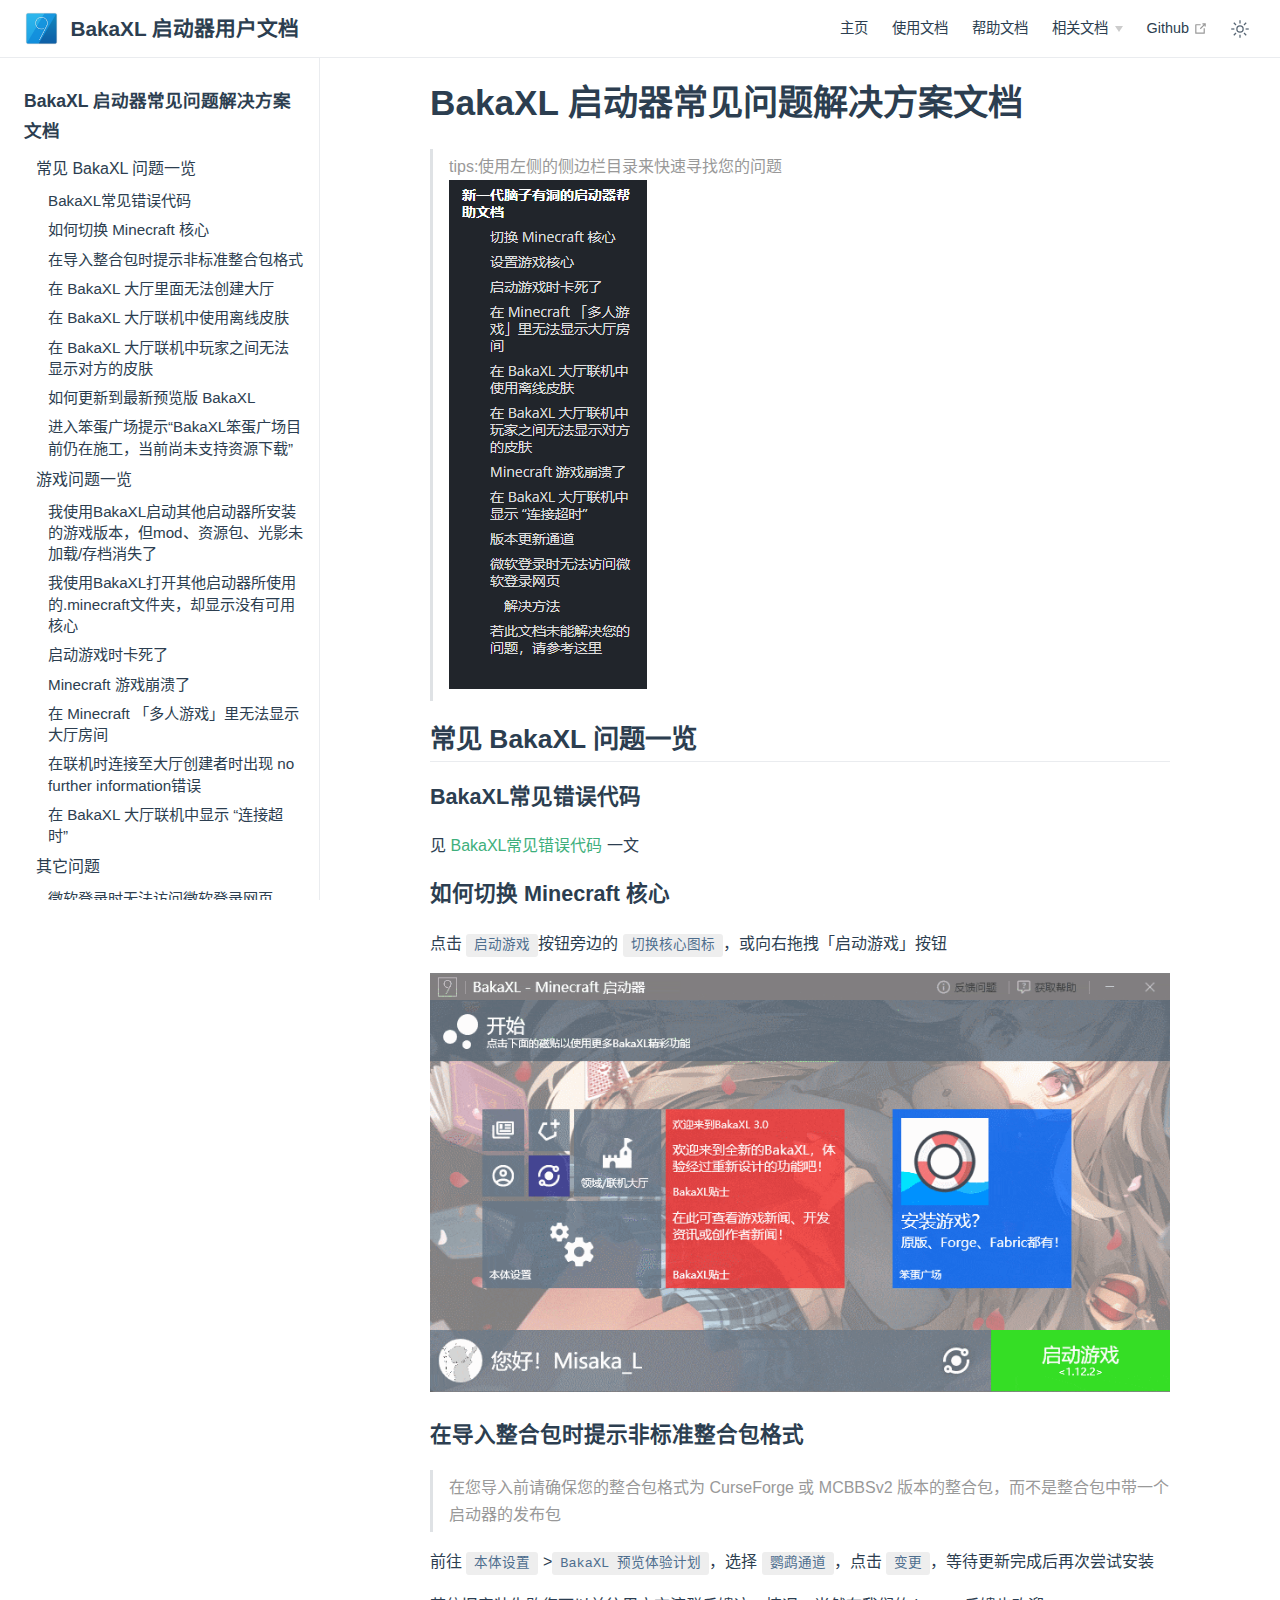
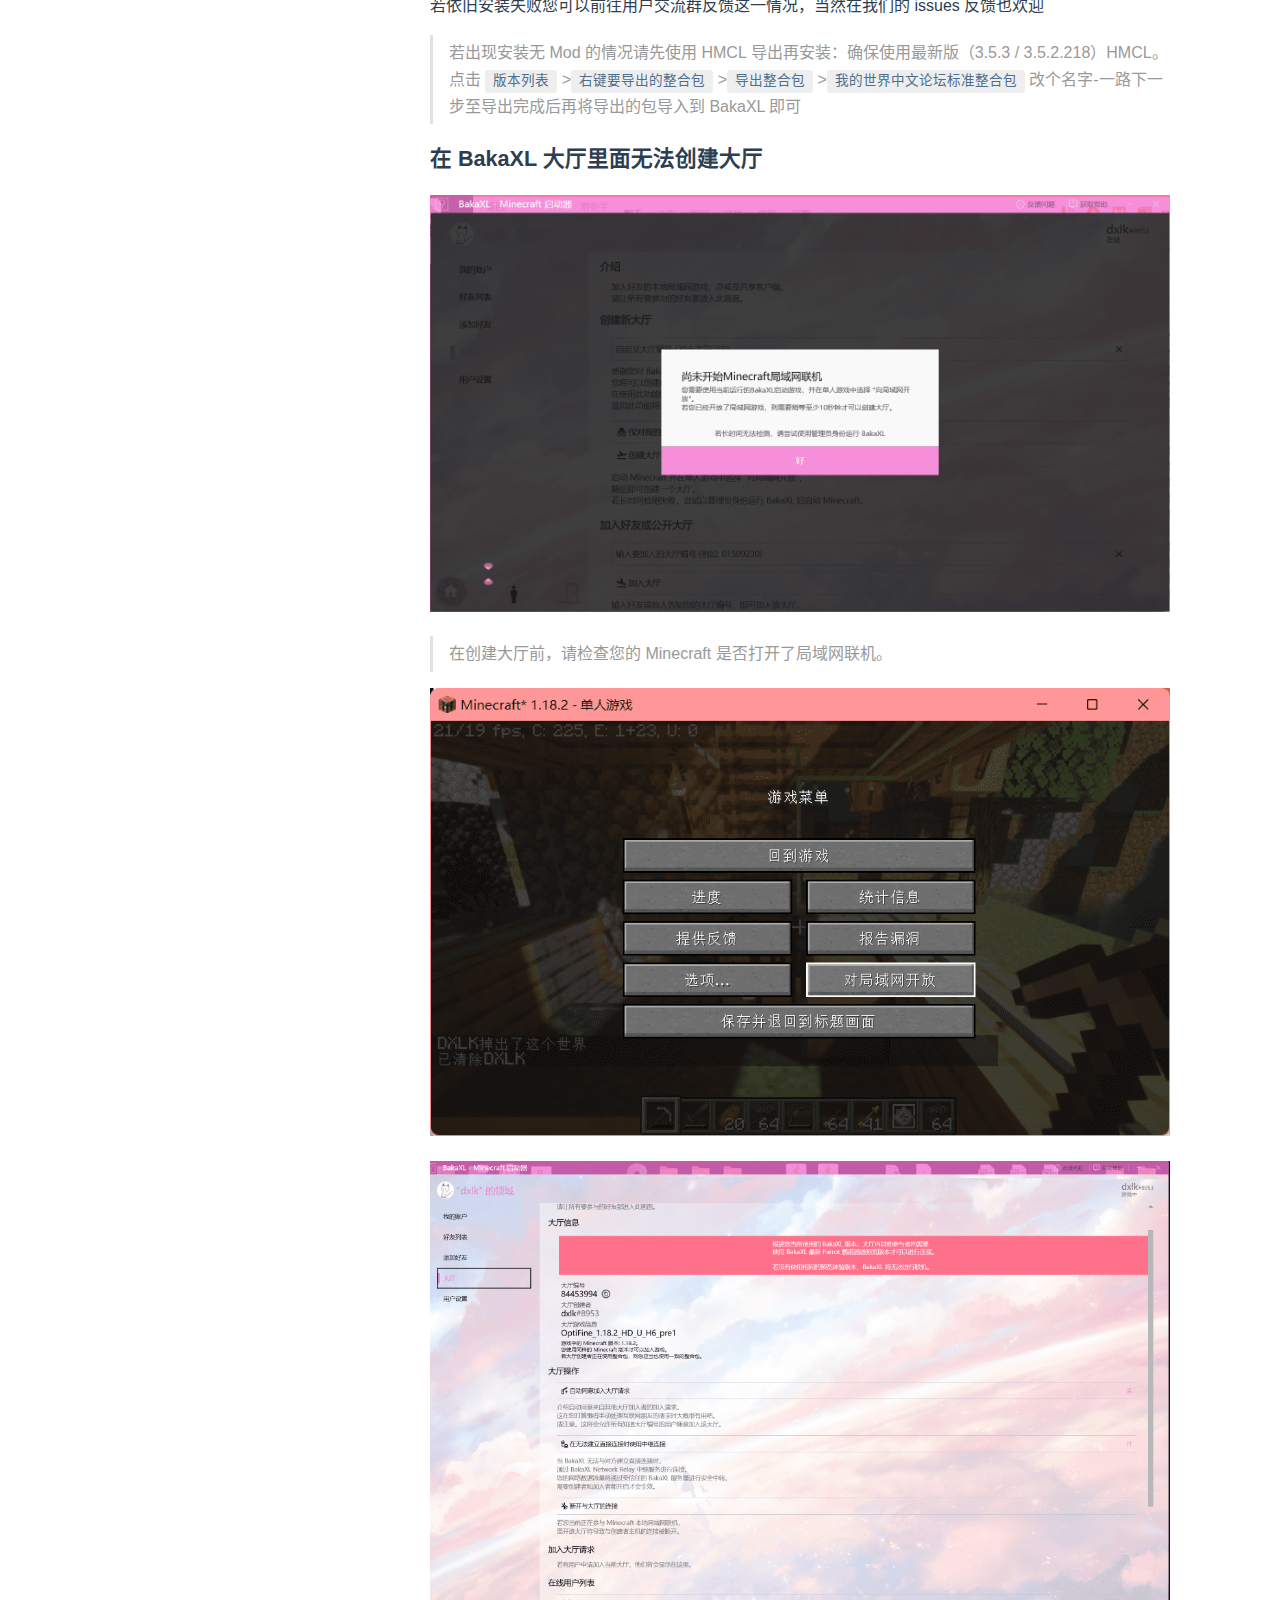
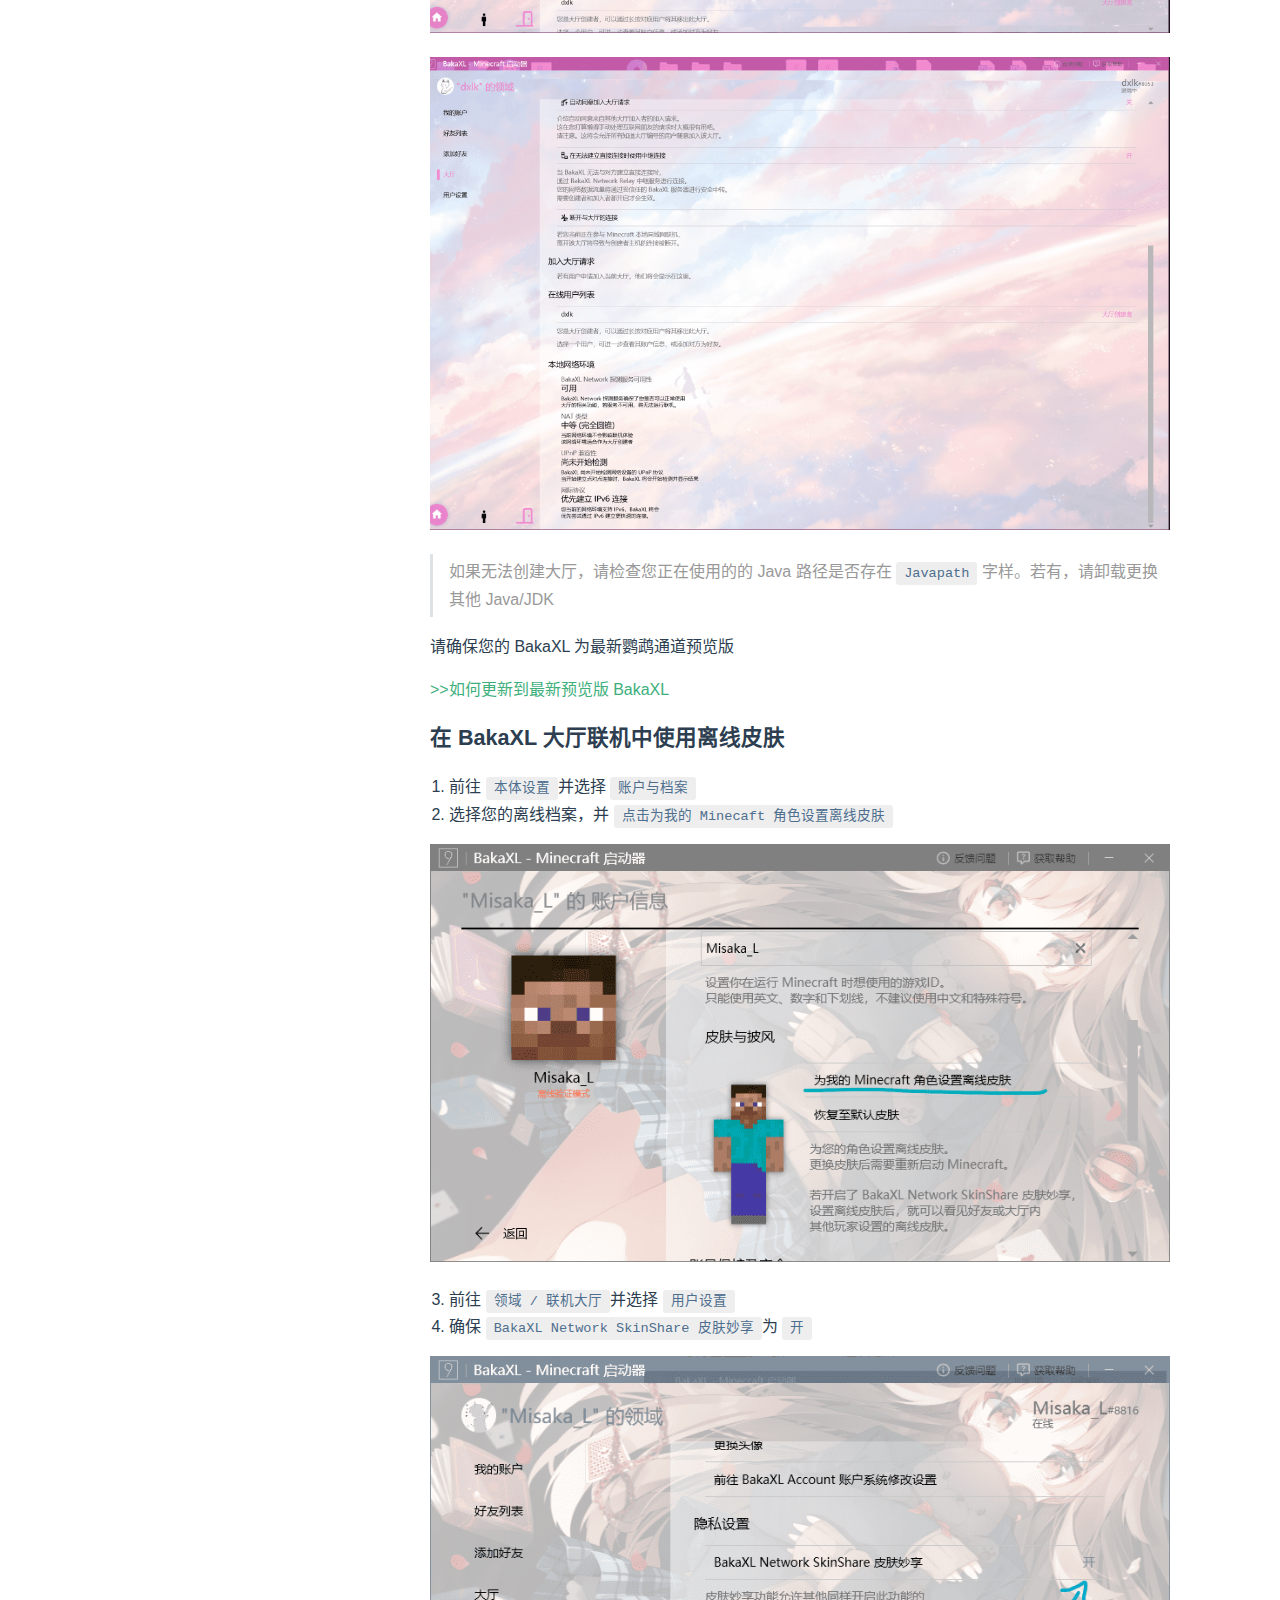
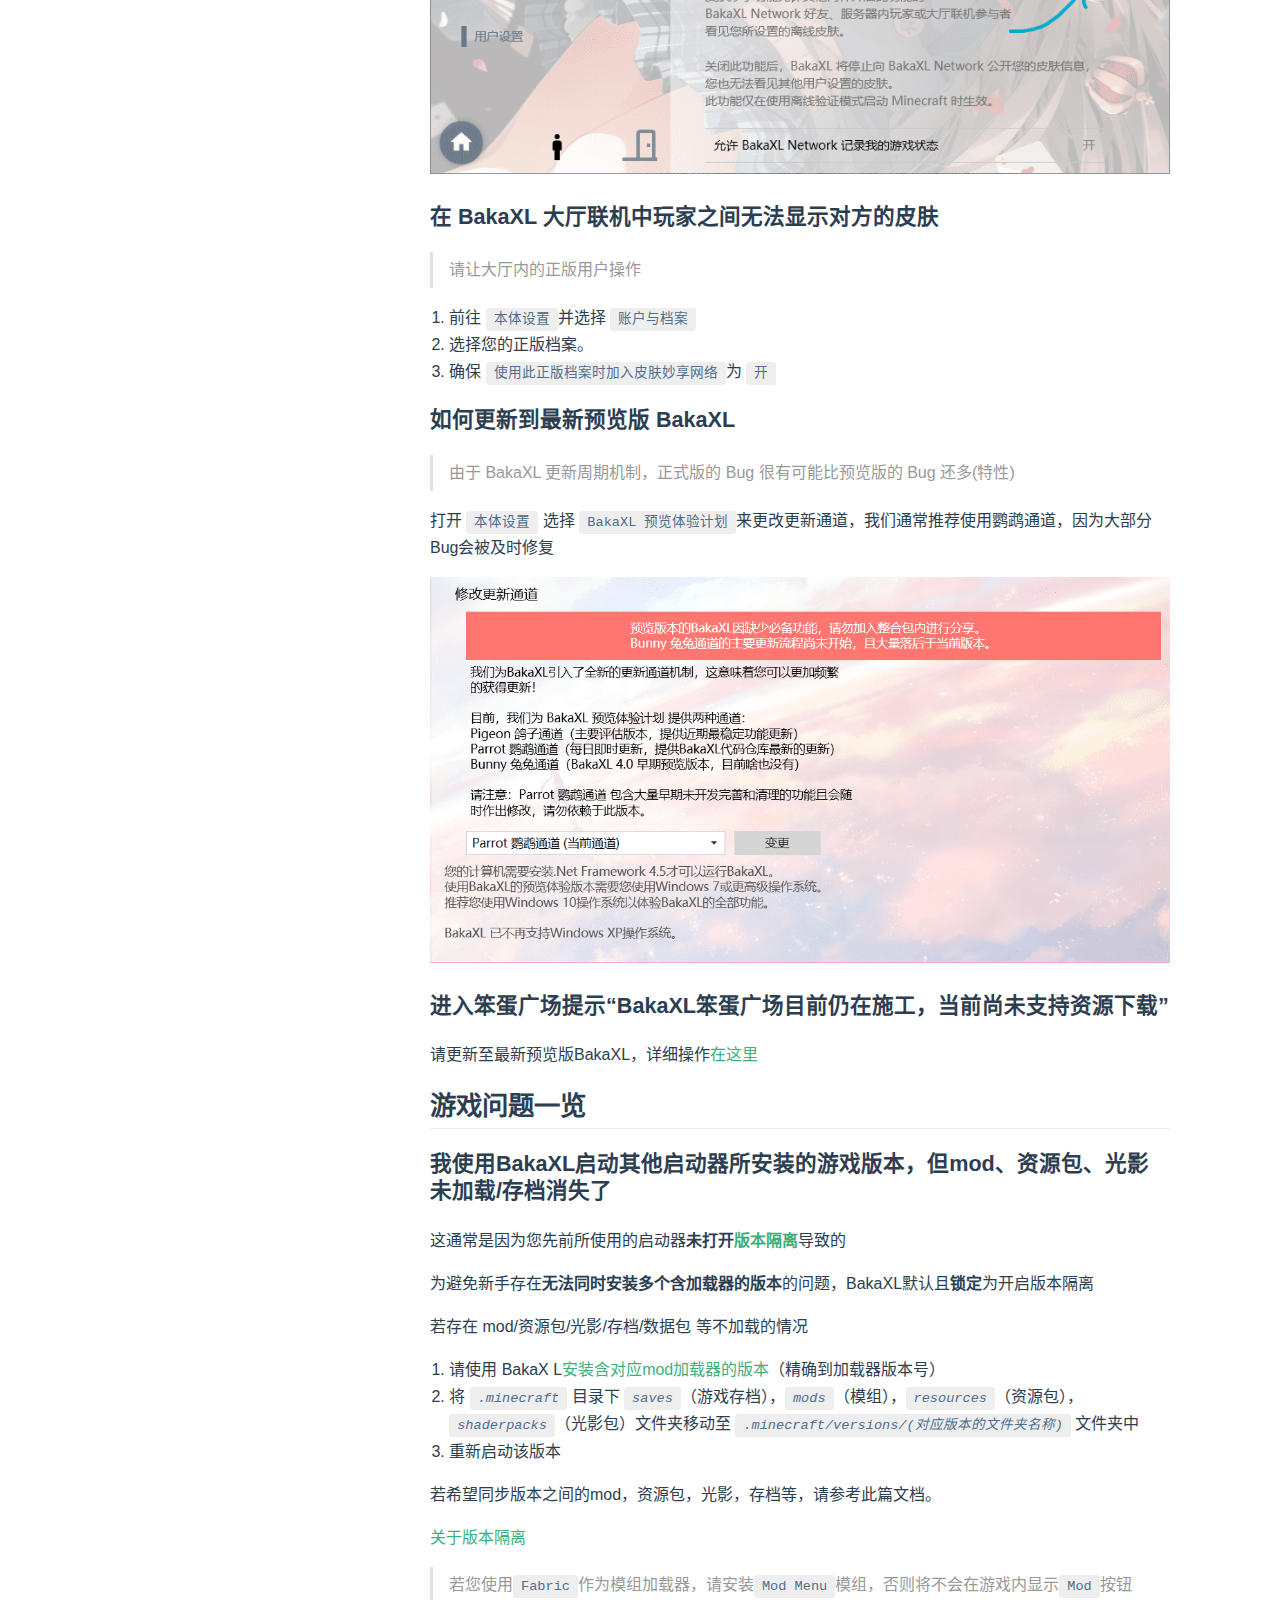
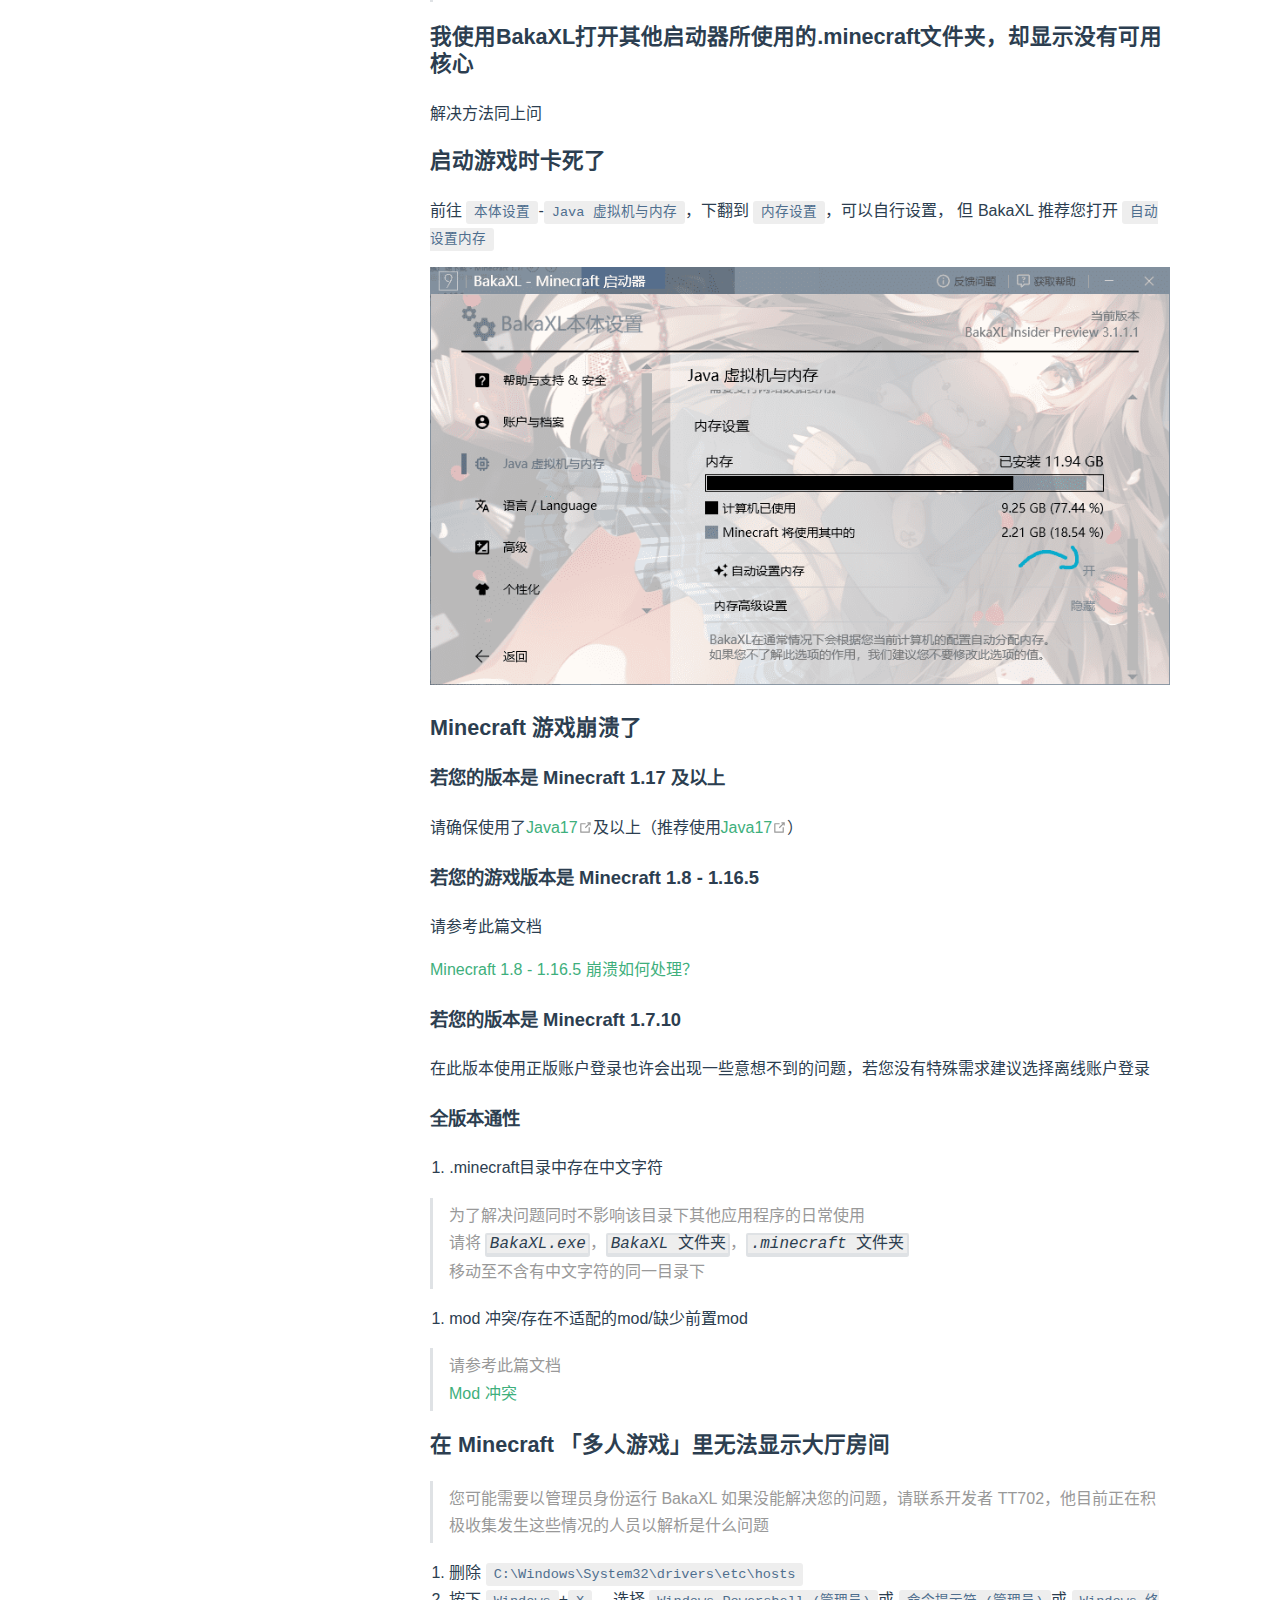
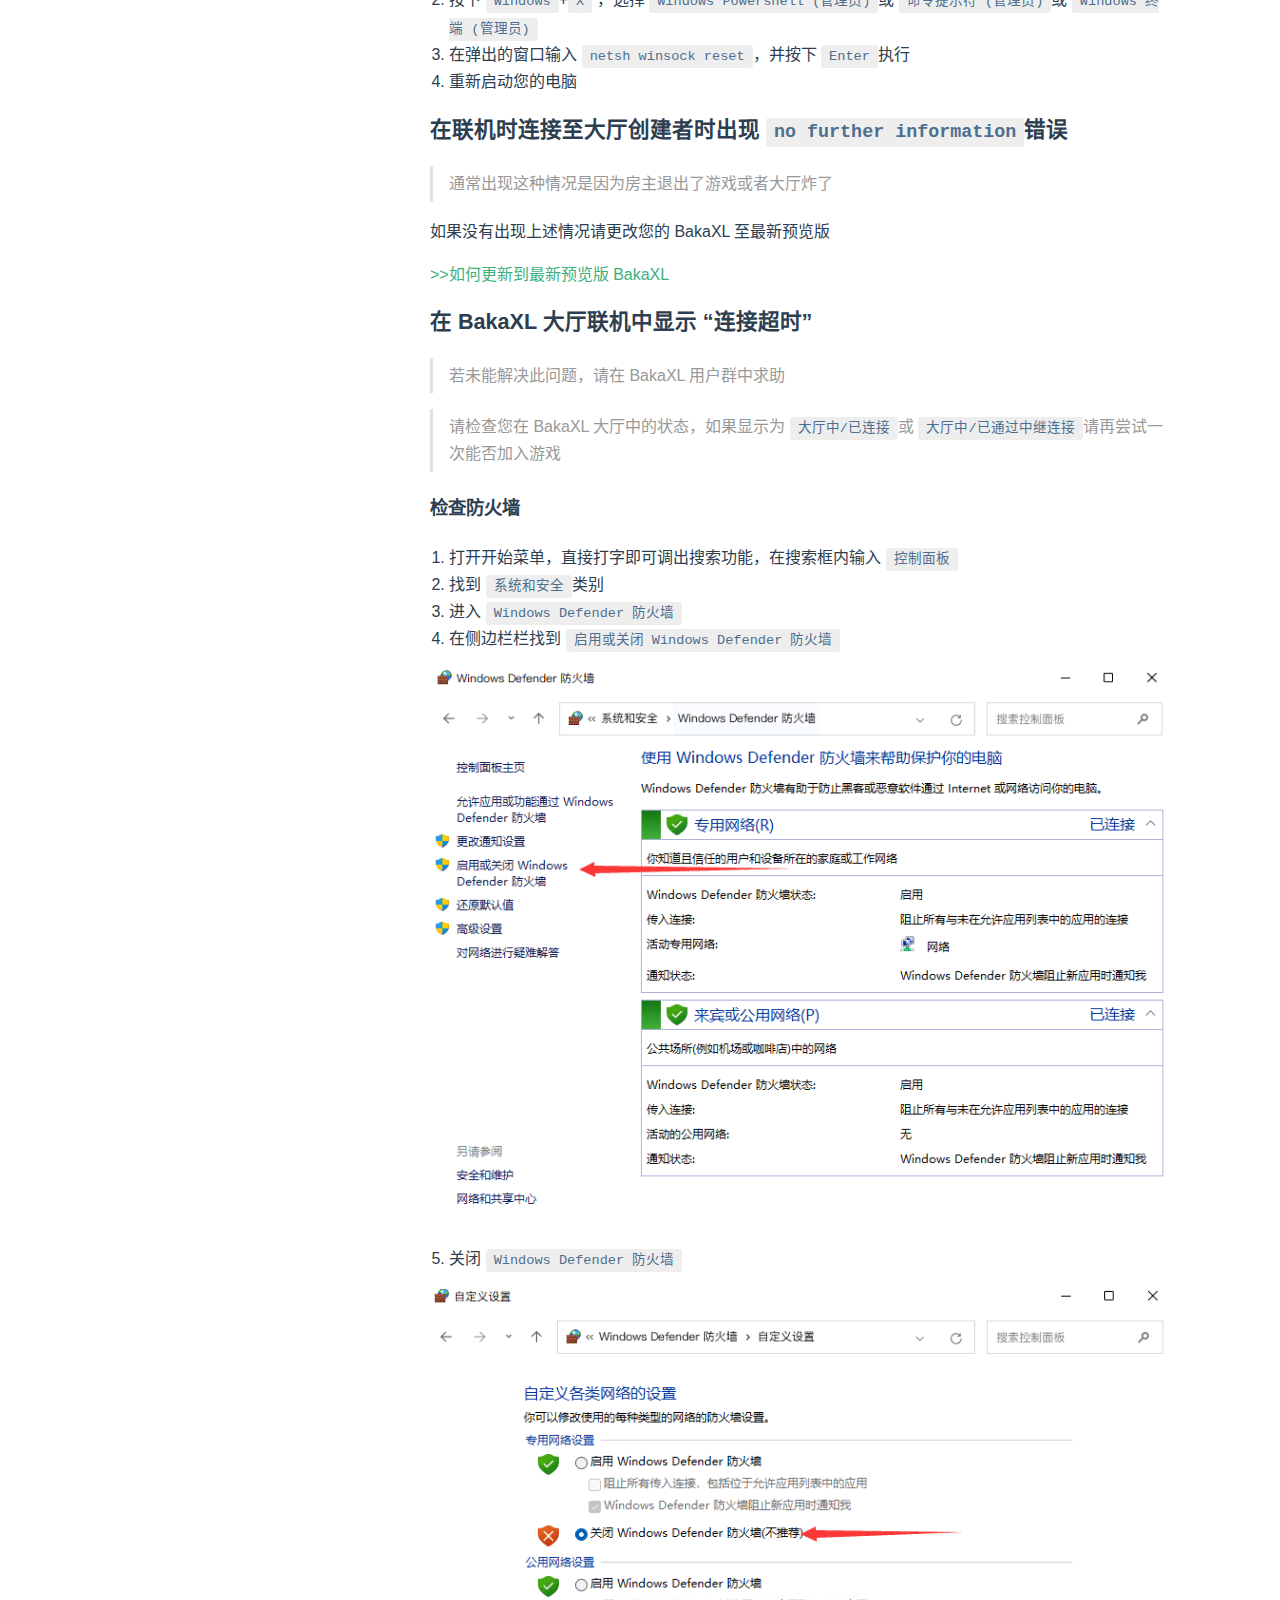
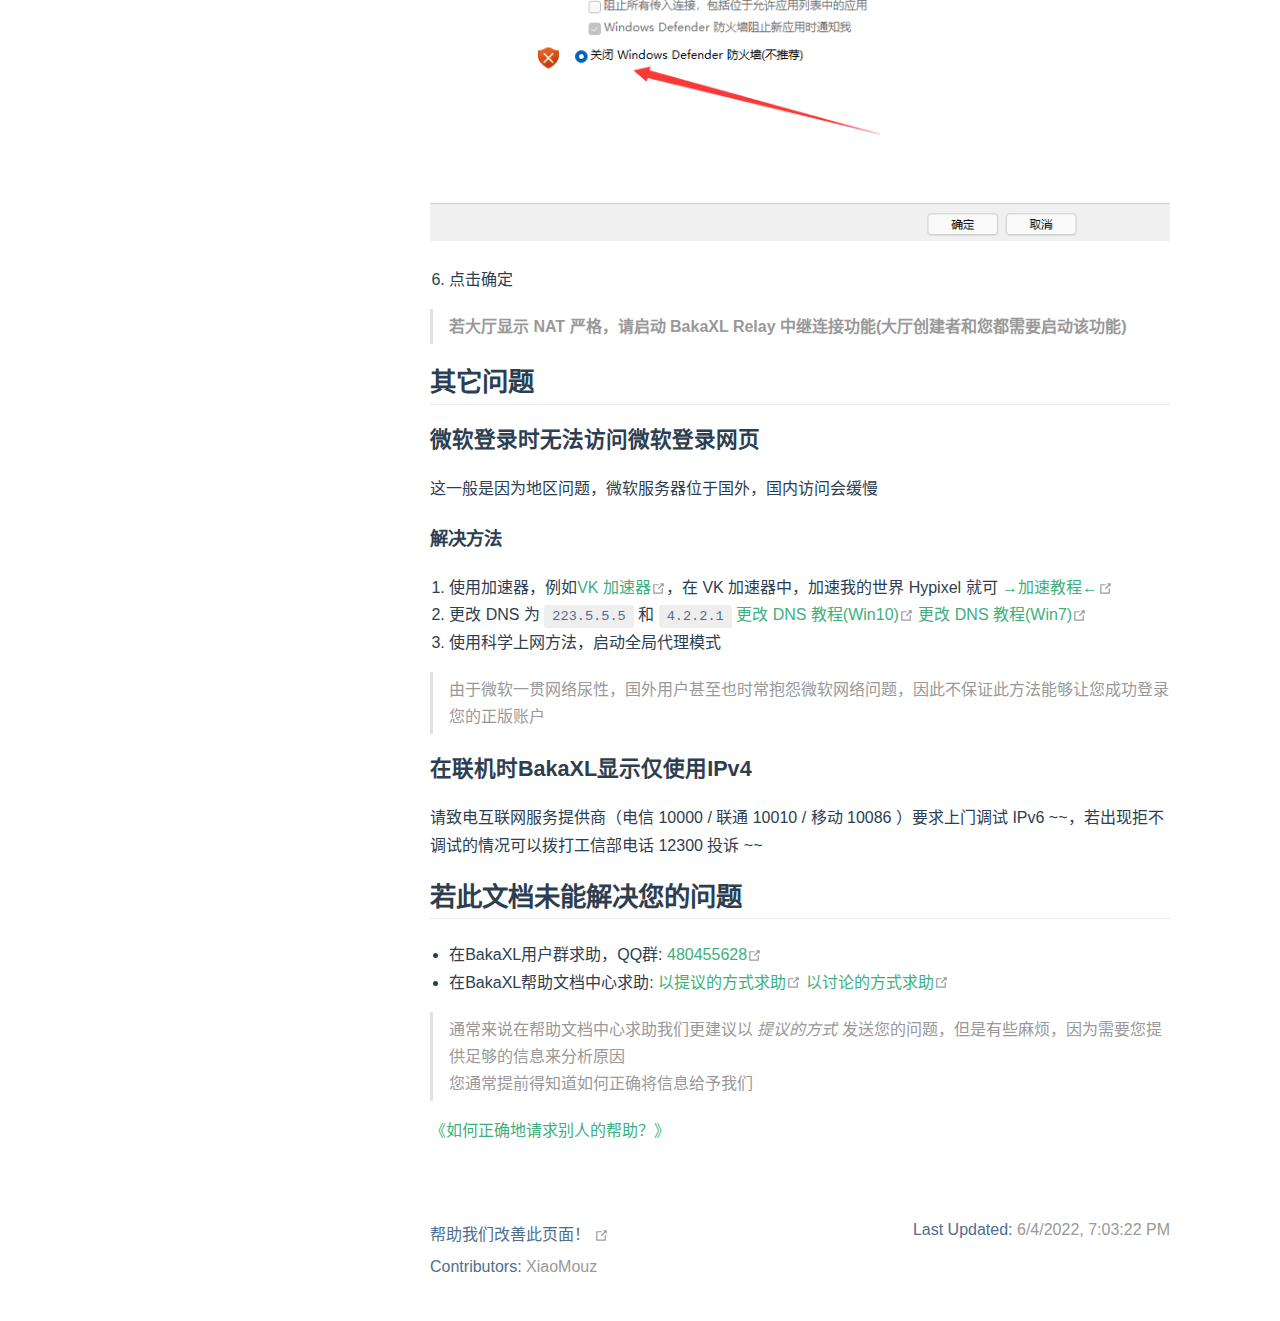
<file: maindocs/maindocs.html>
<!DOCTYPE html>
<html lang="zh-CN">
  <head>
    <meta charset="utf-8">
    <meta name="viewport" content="width=device-width,initial-scale=1">
    <meta name="generator" content="VuePress 2.0.0-beta.46">
    <style>
      :root {
        --c-bg: #fff;
      }
      html.dark {
        --c-bg: #22272e;
      }
      html, body {
        background-color: var(--c-bg);
      }
    </style>
    <script>
      const userMode = localStorage.getItem('vuepress-color-scheme');
			const systemDarkMode = window.matchMedia && window.matchMedia('(prefers-color-scheme: dark)').matches;
			if (userMode === 'dark' || (userMode !== 'light' && systemDarkMode)) {
				document.documentElement.classList.toggle('dark', true);
			}
    </script>
    <link rel="icon" href="/favicon.png"><title>BakaXL 启动器常见问题解决方案文档 | BakaXL 启动器用户文档</title><meta name="description" content="提供 BakaXL 启动器在使用时疑难解答服务，同时也提供了一些其他的技术文档">
    <link rel="modulepreload" href="/assets/app.9358439f.js"><link rel="modulepreload" href="/assets/maindocs.html.533fb4c0.js"><link rel="modulepreload" href="/assets/maindocs.html.cb19f806.js"><link rel="prefetch" href="/assets/index.html.1b688bb8.js"><link rel="prefetch" href="/assets/About_Version_Seperation.html.d9bd0cb1.js"><link rel="prefetch" href="/assets/BakaXL_Error_Code.html.ba6ce357.js"><link rel="prefetch" href="/assets/BakaXL_HelpDocs_WriteRules.html.096ca0c5.js"><link rel="prefetch" href="/assets/BakaXL_Use_Docs.html.9529ae02.js"><link rel="prefetch" href="/assets/How_To_Asking_Question.html.56bc5c31.js"><link rel="prefetch" href="/assets/Minecraft_CRQA.html.807eaf9f.js"><link rel="prefetch" href="/assets/404.html.93146c89.js"><link rel="prefetch" href="/assets/index.html.559cb0c4.js"><link rel="prefetch" href="/assets/About_Version_Seperation.html.fae4e890.js"><link rel="prefetch" href="/assets/BakaXL_Error_Code.html.83ebc642.js"><link rel="prefetch" href="/assets/BakaXL_HelpDocs_WriteRules.html.059ba334.js"><link rel="prefetch" href="/assets/BakaXL_Use_Docs.html.72924577.js"><link rel="prefetch" href="/assets/How_To_Asking_Question.html.b8cd2407.js"><link rel="prefetch" href="/assets/Minecraft_CRQA.html.ae7c47c6.js"><link rel="prefetch" href="/assets/404.html.564abf42.js"><link rel="prefetch" href="/assets/404.ce427074.js"><link rel="prefetch" href="/assets/Layout.cffd55bb.js">
    <link rel="stylesheet" href="/assets/style.3ac1bbff.css">
  </head>
  <body>
    <div id="app"><!--[--><div class="theme-container"><!--[--><header class="navbar"><div class="toggle-sidebar-button" title="toggle sidebar" aria-expanded="false" role="button" tabindex="0"><div class="icon" aria-hidden="true"><span></span><span></span><span></span></div></div><span><a href="/" class=""><img class="logo" src="/favicon.png" alt="BakaXL 启动器用户文档"><span class="site-name can-hide">BakaXL 启动器用户文档</span></a></span><div class="navbar-items-wrapper" style=""><!--[--><!--]--><nav class="navbar-items can-hide"><!--[--><div class="navbar-item"><a href="/" class="" aria-label="主页"><!--[--><!--]--> 主页 <!--[--><!--]--></a></div><div class="navbar-item"><a href="/maindocs/BakaXL_Use_Docs/" class="" aria-label="使用文档"><!--[--><!--]--> 使用文档 <!--[--><!--]--></a></div><div class="navbar-item"><a href="/maindocs/maindocs/" class="" aria-label="帮助文档"><!--[--><!--]--> 帮助文档 <!--[--><!--]--></a></div><div class="navbar-item"><div class="navbar-dropdown-wrapper"><button class="navbar-dropdown-title" type="button" aria-label="相关文档"><span class="title">相关文档</span><span class="arrow down"></span></button><button class="navbar-dropdown-title-mobile" type="button" aria-label="相关文档"><span class="title">相关文档</span><span class="right arrow"></span></button><ul style="display:none;" class="navbar-dropdown"><!--[--><li class="navbar-dropdown-item"><a href="/maindocs/Minecraft_CRQA/" class="" aria-label="游戏常见问题"><!--[--><!--]--> 游戏常见问题 <!--[--><!--]--></a></li><li class="navbar-dropdown-item"><a href="/maindocs/About_Version_Seperation/" class="" aria-label="关于版本隔离"><!--[--><!--]--> 关于版本隔离 <!--[--><!--]--></a></li><li class="navbar-dropdown-item"><a href="/maindocs/BakaXL_HelpDocs_WriteRules/" class="" aria-label="BakaXL 文档编写规则"><!--[--><!--]--> BakaXL 文档编写规则 <!--[--><!--]--></a></li><li class="navbar-dropdown-item"><a href="/maindocs/How_To_Asking_Question/" class="" aria-label="如何提出一个合适的问题"><!--[--><!--]--> 如何提出一个合适的问题 <!--[--><!--]--></a></li><!--]--></ul></div></div><div class="navbar-item"><a class="external-link" href="https://github.com/BakaXL-Support/BakaXL-QA-docs" rel="noopener noreferrer" target="_blank" aria-label="Github"><!--[--><!--]--> Github <span><svg class="external-link-icon" xmlns="http://www.w3.org/2000/svg" aria-hidden="true" focusable="false" x="0px" y="0px" viewbox="0 0 100 100" width="15" height="15"><path fill="currentColor" d="M18.8,85.1h56l0,0c2.2,0,4-1.8,4-4v-32h-8v28h-48v-48h28v-8h-32l0,0c-2.2,0-4,1.8-4,4v56C14.8,83.3,16.6,85.1,18.8,85.1z"></path><polygon fill="currentColor" points="45.7,48.7 51.3,54.3 77.2,28.5 77.2,37.2 85.2,37.2 85.2,14.9 62.8,14.9 62.8,22.9 71.5,22.9"></polygon></svg><span class="external-link-icon-sr-only">open in new window</span></span><!--[--><!--]--></a></div><!--]--></nav><!--[--><!--]--><button class="toggle-dark-button" title="toggle dark mode"><svg style="" class="icon" focusable="false" viewBox="0 0 32 32"><path d="M16 12.005a4 4 0 1 1-4 4a4.005 4.005 0 0 1 4-4m0-2a6 6 0 1 0 6 6a6 6 0 0 0-6-6z" fill="currentColor"></path><path d="M5.394 6.813l1.414-1.415l3.506 3.506L8.9 10.318z" fill="currentColor"></path><path d="M2 15.005h5v2H2z" fill="currentColor"></path><path d="M5.394 25.197L8.9 21.691l1.414 1.415l-3.506 3.505z" fill="currentColor"></path><path d="M15 25.005h2v5h-2z" fill="currentColor"></path><path d="M21.687 23.106l1.414-1.415l3.506 3.506l-1.414 1.414z" fill="currentColor"></path><path d="M25 15.005h5v2h-5z" fill="currentColor"></path><path d="M21.687 8.904l3.506-3.506l1.414 1.415l-3.506 3.505z" fill="currentColor"></path><path d="M15 2.005h2v5h-2z" fill="currentColor"></path></svg><svg style="display:none;" class="icon" focusable="false" viewBox="0 0 32 32"><path d="M13.502 5.414a15.075 15.075 0 0 0 11.594 18.194a11.113 11.113 0 0 1-7.975 3.39c-.138 0-.278.005-.418 0a11.094 11.094 0 0 1-3.2-21.584M14.98 3a1.002 1.002 0 0 0-.175.016a13.096 13.096 0 0 0 1.825 25.981c.164.006.328 0 .49 0a13.072 13.072 0 0 0 10.703-5.555a1.01 1.01 0 0 0-.783-1.565A13.08 13.08 0 0 1 15.89 4.38A1.015 1.015 0 0 0 14.98 3z" fill="currentColor"></path></svg></button><!----></div></header><!--]--><div class="sidebar-mask"></div><!--[--><aside class="sidebar"><nav class="navbar-items"><!--[--><div class="navbar-item"><a href="/" class="" aria-label="主页"><!--[--><!--]--> 主页 <!--[--><!--]--></a></div><div class="navbar-item"><a href="/maindocs/BakaXL_Use_Docs/" class="" aria-label="使用文档"><!--[--><!--]--> 使用文档 <!--[--><!--]--></a></div><div class="navbar-item"><a href="/maindocs/maindocs/" class="" aria-label="帮助文档"><!--[--><!--]--> 帮助文档 <!--[--><!--]--></a></div><div class="navbar-item"><div class="navbar-dropdown-wrapper"><button class="navbar-dropdown-title" type="button" aria-label="相关文档"><span class="title">相关文档</span><span class="arrow down"></span></button><button class="navbar-dropdown-title-mobile" type="button" aria-label="相关文档"><span class="title">相关文档</span><span class="right arrow"></span></button><ul style="display:none;" class="navbar-dropdown"><!--[--><li class="navbar-dropdown-item"><a href="/maindocs/Minecraft_CRQA/" class="" aria-label="游戏常见问题"><!--[--><!--]--> 游戏常见问题 <!--[--><!--]--></a></li><li class="navbar-dropdown-item"><a href="/maindocs/About_Version_Seperation/" class="" aria-label="关于版本隔离"><!--[--><!--]--> 关于版本隔离 <!--[--><!--]--></a></li><li class="navbar-dropdown-item"><a href="/maindocs/BakaXL_HelpDocs_WriteRules/" class="" aria-label="BakaXL 文档编写规则"><!--[--><!--]--> BakaXL 文档编写规则 <!--[--><!--]--></a></li><li class="navbar-dropdown-item"><a href="/maindocs/How_To_Asking_Question/" class="" aria-label="如何提出一个合适的问题"><!--[--><!--]--> 如何提出一个合适的问题 <!--[--><!--]--></a></li><!--]--></ul></div></div><div class="navbar-item"><a class="external-link" href="https://github.com/BakaXL-Support/BakaXL-QA-docs" rel="noopener noreferrer" target="_blank" aria-label="Github"><!--[--><!--]--> Github <span><svg class="external-link-icon" xmlns="http://www.w3.org/2000/svg" aria-hidden="true" focusable="false" x="0px" y="0px" viewbox="0 0 100 100" width="15" height="15"><path fill="currentColor" d="M18.8,85.1h56l0,0c2.2,0,4-1.8,4-4v-32h-8v28h-48v-48h28v-8h-32l0,0c-2.2,0-4,1.8-4,4v56C14.8,83.3,16.6,85.1,18.8,85.1z"></path><polygon fill="currentColor" points="45.7,48.7 51.3,54.3 77.2,28.5 77.2,37.2 85.2,37.2 85.2,14.9 62.8,14.9 62.8,22.9 71.5,22.9"></polygon></svg><span class="external-link-icon-sr-only">open in new window</span></span><!--[--><!--]--></a></div><!--]--></nav><!--[--><!--]--><ul class="sidebar-items"><!--[--><li><p tabindex="0" class="sidebar-item sidebar-heading">BakaXL 启动器常见问题解决方案文档 <!----></p><ul style="" class="sidebar-item-children"><!--[--><li><a aria-current="page" href="/maindocs/maindocs.html#常见-bakaxl-问题一览" class="router-link-active router-link-exact-active sidebar-item" aria-label="常见 BakaXL 问题一览"><!--[--><!--]--> 常见 BakaXL 问题一览 <!--[--><!--]--></a><ul style="" class="sidebar-item-children"><!--[--><li><a aria-current="page" href="/maindocs/maindocs.html#bakaxl常见错误代码" class="router-link-active router-link-exact-active sidebar-item" aria-label="BakaXL常见错误代码"><!--[--><!--]--> BakaXL常见错误代码 <!--[--><!--]--></a><!----></li><li><a aria-current="page" href="/maindocs/maindocs.html#如何切换-minecraft-核心" class="router-link-active router-link-exact-active sidebar-item" aria-label="如何切换 Minecraft 核心"><!--[--><!--]--> 如何切换 Minecraft 核心 <!--[--><!--]--></a><!----></li><li><a aria-current="page" href="/maindocs/maindocs.html#在导入整合包时提示非标准整合包格式" class="router-link-active router-link-exact-active sidebar-item" aria-label="在导入整合包时提示非标准整合包格式"><!--[--><!--]--> 在导入整合包时提示非标准整合包格式 <!--[--><!--]--></a><!----></li><li><a aria-current="page" href="/maindocs/maindocs.html#在-bakaxl-大厅里面无法创建大厅" class="router-link-active router-link-exact-active sidebar-item" aria-label="在 BakaXL 大厅里面无法创建大厅"><!--[--><!--]--> 在 BakaXL 大厅里面无法创建大厅 <!--[--><!--]--></a><!----></li><li><a aria-current="page" href="/maindocs/maindocs.html#在-bakaxl-大厅联机中使用离线皮肤" class="router-link-active router-link-exact-active sidebar-item" aria-label="在 BakaXL 大厅联机中使用离线皮肤"><!--[--><!--]--> 在 BakaXL 大厅联机中使用离线皮肤 <!--[--><!--]--></a><!----></li><li><a aria-current="page" href="/maindocs/maindocs.html#在-bakaxl-大厅联机中玩家之间无法显示对方的皮肤" class="router-link-active router-link-exact-active sidebar-item" aria-label="在 BakaXL 大厅联机中玩家之间无法显示对方的皮肤"><!--[--><!--]--> 在 BakaXL 大厅联机中玩家之间无法显示对方的皮肤 <!--[--><!--]--></a><!----></li><li><a aria-current="page" href="/maindocs/maindocs.html#如何更新到最新预览版-bakaxl" class="router-link-active router-link-exact-active sidebar-item" aria-label="如何更新到最新预览版 BakaXL"><!--[--><!--]--> 如何更新到最新预览版 BakaXL <!--[--><!--]--></a><!----></li><li><a aria-current="page" href="/maindocs/maindocs.html#进入笨蛋广场提示-bakaxl笨蛋广场目前仍在施工-当前尚未支持资源下载" class="router-link-active router-link-exact-active sidebar-item" aria-label="进入笨蛋广场提示“BakaXL笨蛋广场目前仍在施工，当前尚未支持资源下载”"><!--[--><!--]--> 进入笨蛋广场提示“BakaXL笨蛋广场目前仍在施工，当前尚未支持资源下载” <!--[--><!--]--></a><!----></li><!--]--></ul></li><li><a aria-current="page" href="/maindocs/maindocs.html#游戏问题一览" class="router-link-active router-link-exact-active sidebar-item" aria-label="游戏问题一览"><!--[--><!--]--> 游戏问题一览 <!--[--><!--]--></a><ul style="" class="sidebar-item-children"><!--[--><li><a aria-current="page" href="/maindocs/maindocs.html#我使用bakaxl启动其他启动器所安装的游戏版本-但mod、资源包、光影未加载-存档消失了" class="router-link-active router-link-exact-active sidebar-item" aria-label="我使用BakaXL启动其他启动器所安装的游戏版本，但mod、资源包、光影未加载/存档消失了"><!--[--><!--]--> 我使用BakaXL启动其他启动器所安装的游戏版本，但mod、资源包、光影未加载/存档消失了 <!--[--><!--]--></a><!----></li><li><a aria-current="page" href="/maindocs/maindocs.html#我使用bakaxl打开其他启动器所使用的-minecraft文件夹-却显示没有可用核心" class="router-link-active router-link-exact-active sidebar-item" aria-label="我使用BakaXL打开其他启动器所使用的.minecraft文件夹，却显示没有可用核心"><!--[--><!--]--> 我使用BakaXL打开其他启动器所使用的.minecraft文件夹，却显示没有可用核心 <!--[--><!--]--></a><!----></li><li><a aria-current="page" href="/maindocs/maindocs.html#启动游戏时卡死了" class="router-link-active router-link-exact-active sidebar-item" aria-label="启动游戏时卡死了"><!--[--><!--]--> 启动游戏时卡死了 <!--[--><!--]--></a><!----></li><li><a aria-current="page" href="/maindocs/maindocs.html#minecraft-游戏崩溃了" class="router-link-active router-link-exact-active sidebar-item" aria-label="Minecraft 游戏崩溃了"><!--[--><!--]--> Minecraft 游戏崩溃了 <!--[--><!--]--></a><!----></li><li><a aria-current="page" href="/maindocs/maindocs.html#在-minecraft-「多人游戏」里无法显示大厅房间" class="router-link-active router-link-exact-active sidebar-item" aria-label="在 Minecraft 「多人游戏」里无法显示大厅房间"><!--[--><!--]--> 在 Minecraft 「多人游戏」里无法显示大厅房间 <!--[--><!--]--></a><!----></li><li><a aria-current="page" href="/maindocs/maindocs.html#在联机时连接至大厅创建者时出现-no-further-information错误" class="router-link-active router-link-exact-active sidebar-item" aria-label="在联机时连接至大厅创建者时出现 no further information错误"><!--[--><!--]--> 在联机时连接至大厅创建者时出现 no further information错误 <!--[--><!--]--></a><!----></li><li><a aria-current="page" href="/maindocs/maindocs.html#在-bakaxl-大厅联机中显示-连接超时" class="router-link-active router-link-exact-active sidebar-item" aria-label="在 BakaXL 大厅联机中显示 “连接超时”"><!--[--><!--]--> 在 BakaXL 大厅联机中显示 “连接超时” <!--[--><!--]--></a><!----></li><!--]--></ul></li><li><a aria-current="page" href="/maindocs/maindocs.html#其它问题" class="router-link-active router-link-exact-active sidebar-item" aria-label="其它问题"><!--[--><!--]--> 其它问题 <!--[--><!--]--></a><ul style="" class="sidebar-item-children"><!--[--><li><a aria-current="page" href="/maindocs/maindocs.html#微软登录时无法访问微软登录网页" class="router-link-active router-link-exact-active sidebar-item" aria-label="微软登录时无法访问微软登录网页"><!--[--><!--]--> 微软登录时无法访问微软登录网页 <!--[--><!--]--></a><!----></li><li><a aria-current="page" href="/maindocs/maindocs.html#在联机时bakaxl显示仅使用ipv4" class="router-link-active router-link-exact-active sidebar-item" aria-label="在联机时BakaXL显示仅使用IPv4"><!--[--><!--]--> 在联机时BakaXL显示仅使用IPv4 <!--[--><!--]--></a><!----></li><!--]--></ul></li><li><a aria-current="page" href="/maindocs/maindocs.html#若此文档未能解决您的问题" class="router-link-active router-link-exact-active sidebar-item" aria-label="若此文档未能解决您的问题"><!--[--><!--]--> 若此文档未能解决您的问题 <!--[--><!--]--></a><!----></li><!--]--></ul></li><!--]--></ul><!--[--><!--]--></aside><!--]--><!--[--><main class="page"><!--[--><!--]--><div class="theme-default-content"><!--[--><!--]--><div><h1 id="bakaxl-启动器常见问题解决方案文档" tabindex="-1"><a class="header-anchor" href="#bakaxl-启动器常见问题解决方案文档" aria-hidden="true">#</a> BakaXL 启动器常见问题解决方案文档</h1><blockquote><p>tips:使用左侧的侧边栏目录来快速寻找您的问题</p><p><img src="/assets/directory.72ab9bcf.png" alt="目录截图"></p></blockquote><h2 id="常见-bakaxl-问题一览" tabindex="-1"><a class="header-anchor" href="#常见-bakaxl-问题一览" aria-hidden="true">#</a> 常见 BakaXL 问题一览</h2><h3 id="bakaxl常见错误代码" tabindex="-1"><a class="header-anchor" href="#bakaxl常见错误代码" aria-hidden="true">#</a> BakaXL常见错误代码</h3><p>见 <a href="/maindocs/.%5Cerror_code.html" class="">BakaXL常见错误代码</a> 一文</p><h3 id="如何切换-minecraft-核心" tabindex="-1"><a class="header-anchor" href="#如何切换-minecraft-核心" aria-hidden="true">#</a> 如何切换 Minecraft 核心</h3><p>点击 <code>启动游戏</code>按钮旁边的 <code>切换核心图标</code>，或向右拖拽「启动游戏」按钮</p><p><img src="/assets/startUp.4f0c99fc.gif" alt="切换启动核心"></p><h3 id="在导入整合包时提示非标准整合包格式" tabindex="-1"><a class="header-anchor" href="#在导入整合包时提示非标准整合包格式" aria-hidden="true">#</a> 在导入整合包时提示非标准整合包格式</h3><blockquote><p>在您导入前请确保您的整合包格式为 CurseForge 或 MCBBSv2 版本的整合包，而不是整合包中带一个启动器的发布包</p></blockquote><p>前往 <code>本体设置</code> &gt;<code>BakaXL 预览体验计划</code>，选择 <code>鹦鹉通道</code>，点击 <code>变更</code>，等待更新完成后再次尝试安装</p><p>若依旧安装失败您可以前往用户交流群反馈这一情况，当然在我们的 issues 反馈也欢迎</p><blockquote><p>若出现安装无 Mod 的情况请先使用 HMCL 导出再安装：确保使用最新版（3.5.3 / 3.5.2.218）HMCL。点击 <code>版本列表</code> &gt;<code>右键要导出的整合包</code> &gt;<code>导出整合包</code> &gt;<code>我的世界中文论坛标准整合包</code> 改个名字-一路下一步至导出完成后再将导出的包导入到 BakaXL 即可</p></blockquote><h3 id="在-bakaxl-大厅里面无法创建大厅" tabindex="-1"><a class="header-anchor" href="#在-bakaxl-大厅里面无法创建大厅" aria-hidden="true">#</a> 在 BakaXL 大厅里面无法创建大厅</h3><p><img src="/assets/Bakaxl_online_problem.1ca2f0f8.png" alt="报错"></p><blockquote><p>在创建大厅前，请检查您的 Minecraft 是否打开了局域网联机。</p></blockquote><p><img src="/assets/resolveMinecraftOnlineIssues.fb3fd6cd.png" alt="检查Minecraft是否启动局域网联机"></p><p><img src="/assets/solveBakaXLOnlineProblems-1.945cd509.png" alt=""></p><p><img src="/assets/solveBakaXLOnlineProblems-2.d919f012.png" alt=""></p><blockquote><p>如果无法创建大厅，请检查您正在使用的的 Java 路径是否存在 <code>Javapath</code> 字样。若有，请卸载更换其他 Java/JDK</p></blockquote><p>请确保您的 BakaXL 为最新鹦鹉通道预览版</p><p><a href="#%E5%A6%82%E4%BD%95%E6%9B%B4%E6%96%B0%E5%88%B0%E6%9C%80%E6%96%B0%E9%A2%84%E8%A7%88%E7%89%88BakaXL">&gt;&gt;如何更新到最新预览版 BakaXL</a></p><h3 id="在-bakaxl-大厅联机中使用离线皮肤" tabindex="-1"><a class="header-anchor" href="#在-bakaxl-大厅联机中使用离线皮肤" aria-hidden="true">#</a> 在 BakaXL 大厅联机中使用离线皮肤</h3><ol><li>前往 <code>本体设置</code>并选择 <code>账户与档案</code></li><li>选择您的离线档案，并 <code>点击为我的 Minecaft 角色设置离线皮肤</code></li></ol><p><img src="/assets/enableSkinShare-1.918c1757.png" alt="enableSkinShare-1"></p><ol start="3"><li>前往 <code>领域 / 联机大厅</code>并选择 <code>用户设置</code></li><li>确保 <code>BakaXL Network SkinShare 皮肤妙享</code>为 <code>开</code></li></ol><p><img src="/assets/enableSkinShare-2.5110a994.png" alt="setSkninShare-2"></p><h3 id="在-bakaxl-大厅联机中玩家之间无法显示对方的皮肤" tabindex="-1"><a class="header-anchor" href="#在-bakaxl-大厅联机中玩家之间无法显示对方的皮肤" aria-hidden="true">#</a> 在 BakaXL 大厅联机中玩家之间无法显示对方的皮肤</h3><blockquote><p>请让大厅内的正版用户操作</p></blockquote><ol><li>前往 <code>本体设置</code>并选择 <code>账户与档案</code></li><li>选择您的正版档案。</li><li>确保 <code>使用此正版档案时加入皮肤妙享网络</code>为 <code>开</code></li></ol><h3 id="如何更新到最新预览版-bakaxl" tabindex="-1"><a class="header-anchor" href="#如何更新到最新预览版-bakaxl" aria-hidden="true">#</a> 如何更新到最新预览版 BakaXL</h3><blockquote><p>由于 BakaXL 更新周期机制，正式版的 Bug 很有可能比预览版的 Bug 还多(特性)</p></blockquote><p>打开 <code>本体设置</code> 选择 <code>BakaXL 预览体验计划</code>来更改更新通道，我们通常推荐使用鹦鹉通道，因为大部分Bug会被及时修复</p><p><img src="/assets/setParrotUpdate.5475fa4c.png" alt="setParrot"></p><h3 id="进入笨蛋广场提示-bakaxl笨蛋广场目前仍在施工-当前尚未支持资源下载" tabindex="-1"><a class="header-anchor" href="#进入笨蛋广场提示-bakaxl笨蛋广场目前仍在施工-当前尚未支持资源下载" aria-hidden="true">#</a> 进入笨蛋广场提示“BakaXL笨蛋广场目前仍在施工，当前尚未支持资源下载”</h3><p>请更新至最新预览版BakaXL，详细操作<a href="#%E5%A6%82%E4%BD%95%E6%9B%B4%E6%96%B0%E5%88%B0%E6%9C%80%E6%96%B0%E9%A2%84%E8%A7%88%E7%89%88BakaX">在这里</a></p><h2 id="游戏问题一览" tabindex="-1"><a class="header-anchor" href="#游戏问题一览" aria-hidden="true">#</a> 游戏问题一览</h2><h3 id="我使用bakaxl启动其他启动器所安装的游戏版本-但mod、资源包、光影未加载-存档消失了" tabindex="-1"><a class="header-anchor" href="#我使用bakaxl启动其他启动器所安装的游戏版本-但mod、资源包、光影未加载-存档消失了" aria-hidden="true">#</a> 我使用BakaXL启动其他启动器所安装的游戏版本，但mod、资源包、光影未加载/存档消失了</h3><p>这通常是因为您先前所使用的启动器<strong>未打开</strong><a href="/maindocs/about_version_seperation.html" class="" title="关于版本隔离"><strong>版本隔离</strong></a>导致的</p><p>为避免新手存在<strong>无法同时安装多个含加载器的版本</strong>的问题，BakaXL默认且<strong>锁定</strong>为开启版本隔离</p><p>若存在 mod/资源包/光影/存档/数据包 等不加载的情况</p><ol><li>请使用 BakaX L<a href="/maindocs/BakaXL_Use_Docs.html#%E6%B7%BB%E5%8A%A0%E5%B7%B2%E6%8B%A5%E6%9C%89%E7%9A%84-minecraft-%E6%A0%B8%E5%BF%83-%E6%88%96-%E6%95%B4%E5%90%88%E5%8C%85" class="">安装含对应mod加载器的版本</a>（精确到加载器版本号）</li><li>将 <em><code>.minecraft</code></em> 目录下 <em><code>saves</code></em>（游戏存档），<em><code>mods</code></em>（模组），<em><code>resources</code></em>（资源包），<em><code>shaderpacks</code></em>（光影包）文件夹移动至 <em><code>.minecraft/versions/(对应版本的文件夹名称)</code></em> 文件夹中</li><li>重新启动该版本</li></ol><p>若希望同步版本之间的mod，资源包，光影，存档等，请参考此篇文档。</p><p><a href="/maindocs/About_Version_Seperation.html" class="" title="关于版本隔离">关于版本隔离</a></p><blockquote><p>若您使用<code>Fabric</code>作为模组加载器，请安装<code>Mod Menu</code>模组，否则将不会在游戏内显示<code>Mod</code>按钮</p></blockquote><h3 id="我使用bakaxl打开其他启动器所使用的-minecraft文件夹-却显示没有可用核心" tabindex="-1"><a class="header-anchor" href="#我使用bakaxl打开其他启动器所使用的-minecraft文件夹-却显示没有可用核心" aria-hidden="true">#</a> 我使用BakaXL打开其他启动器所使用的.minecraft文件夹，却显示没有可用核心</h3><p>解决方法同上问</p><h3 id="启动游戏时卡死了" tabindex="-1"><a class="header-anchor" href="#启动游戏时卡死了" aria-hidden="true">#</a> 启动游戏时卡死了</h3><p>前往 <code>本体设置</code>-<code>Java 虚拟机与内存</code>，下翻到 <code>内存设置</code>，可以自行设置， 但 BakaXL 推荐您打开 <code>自动设置内存</code></p><p><img src="/assets/setGameMemory.81d2504f.png" alt="setGameMemory"></p><h3 id="minecraft-游戏崩溃了" tabindex="-1"><a class="header-anchor" href="#minecraft-游戏崩溃了" aria-hidden="true">#</a> Minecraft 游戏崩溃了</h3><h4 id="若您的版本是-minecraft-1-17-及以上" tabindex="-1"><a class="header-anchor" href="#若您的版本是-minecraft-1-17-及以上" aria-hidden="true">#</a> 若您的版本是 Minecraft 1.17 及以上</h4><p>请确保使用了<a href="https://download.bell-sw.com/java/17.0.3+7/bellsoft-jre17.0.3+7-windows-amd64-full.msi" target="_blank" rel="noopener noreferrer">Java17<span><svg class="external-link-icon" xmlns="http://www.w3.org/2000/svg" aria-hidden="true" focusable="false" x="0px" y="0px" viewbox="0 0 100 100" width="15" height="15"><path fill="currentColor" d="M18.8,85.1h56l0,0c2.2,0,4-1.8,4-4v-32h-8v28h-48v-48h28v-8h-32l0,0c-2.2,0-4,1.8-4,4v56C14.8,83.3,16.6,85.1,18.8,85.1z"></path><polygon fill="currentColor" points="45.7,48.7 51.3,54.3 77.2,28.5 77.2,37.2 85.2,37.2 85.2,14.9 62.8,14.9 62.8,22.9 71.5,22.9"></polygon></svg><span class="external-link-icon-sr-only">open in new window</span></span></a>及以上（推荐使用<a href="https://download.bell-sw.com/java/17.0.3+7/bellsoft-jre17.0.3+7-windows-amd64-full.msi" target="_blank" rel="noopener noreferrer">Java17<span><svg class="external-link-icon" xmlns="http://www.w3.org/2000/svg" aria-hidden="true" focusable="false" x="0px" y="0px" viewbox="0 0 100 100" width="15" height="15"><path fill="currentColor" d="M18.8,85.1h56l0,0c2.2,0,4-1.8,4-4v-32h-8v28h-48v-48h28v-8h-32l0,0c-2.2,0-4,1.8-4,4v56C14.8,83.3,16.6,85.1,18.8,85.1z"></path><polygon fill="currentColor" points="45.7,48.7 51.3,54.3 77.2,28.5 77.2,37.2 85.2,37.2 85.2,14.9 62.8,14.9 62.8,22.9 71.5,22.9"></polygon></svg><span class="external-link-icon-sr-only">open in new window</span></span></a>）</p><h4 id="若您的游戏版本是-minecraft-1-8-1-16-5" tabindex="-1"><a class="header-anchor" href="#若您的游戏版本是-minecraft-1-8-1-16-5" aria-hidden="true">#</a> 若您的游戏版本是 Minecraft 1.8 - 1.16.5</h4><p>请参考此篇文档</p><p><a href="/maindocs/Minecraft_1.8-1.16.5_CRQA.html" class="">Minecraft 1.8 - 1.16.5 崩溃如何处理？</a></p><h4 id="若您的版本是-minecraft-1-7-10" tabindex="-1"><a class="header-anchor" href="#若您的版本是-minecraft-1-7-10" aria-hidden="true">#</a> 若您的版本是 Minecraft 1.7.10</h4><p>在此版本使用正版账户登录也许会出现一些意想不到的问题，若您没有特殊需求建议选择离线账户登录</p><h4 id="全版本通性" tabindex="-1"><a class="header-anchor" href="#全版本通性" aria-hidden="true">#</a> 全版本通性</h4><ol><li>.minecraft目录中存在中文字符</li></ol><blockquote><p>为了解决问题同时不影响该目录下其他应用程序的日常使用</p><p>请将 <kbd><em>BakaXL.exe</em></kbd>，<kbd><em>BakaXL</em> 文件夹</kbd>，<kbd><em>.minecraft</em> 文件夹</kbd></p><p>移动至不含有中文字符的同一目录下</p></blockquote><ol><li>mod 冲突/存在不适配的mod/缺少前置mod</li></ol><blockquote><p>请参考此篇文档</p><p><a href="/maindocs/Minecraft_1.8-1.16.5_CRQA.md/#mod-%E5%86%B2%E7%AA%81" class="">Mod 冲突</a></p></blockquote><h3 id="在-minecraft-「多人游戏」里无法显示大厅房间" tabindex="-1"><a class="header-anchor" href="#在-minecraft-「多人游戏」里无法显示大厅房间" aria-hidden="true">#</a> 在 Minecraft 「多人游戏」里无法显示大厅房间</h3><blockquote><p>您可能需要以管理员身份运行 BakaXL 如果没能解决您的问题，请联系开发者 TT702，他目前正在积极收集发生这些情况的人员以解析是什么问题</p></blockquote><ol><li>删除 <code>C:\Windows\System32\drivers\etc\hosts</code></li><li>按下 <code>Windows</code>+<code>X</code> ，选择 <code>Windows Powershell (管理员)</code>或 <code>命令提示符 (管理员)</code>或 <code>Windows 终端 (管理员)</code></li><li>在弹出的窗口输入 <code>netsh winsock reset</code>，并按下 <code>Enter</code>执行</li><li>重新启动您的电脑</li></ol><h3 id="在联机时连接至大厅创建者时出现-no-further-information错误" tabindex="-1"><a class="header-anchor" href="#在联机时连接至大厅创建者时出现-no-further-information错误" aria-hidden="true">#</a> 在联机时连接至大厅创建者时出现 <code>no further information</code>错误</h3><blockquote><p>通常出现这种情况是因为房主退出了游戏或者大厅炸了</p></blockquote><p>如果没有出现上述情况请更改您的 BakaXL 至最新预览版</p><p><a href="#%E5%A6%82%E4%BD%95%E6%9B%B4%E6%96%B0%E5%88%B0%E6%9C%80%E6%96%B0%E9%A2%84%E8%A7%88%E7%89%88BakaXL">&gt;&gt;如何更新到最新预览版 BakaXL</a></p><h3 id="在-bakaxl-大厅联机中显示-连接超时" tabindex="-1"><a class="header-anchor" href="#在-bakaxl-大厅联机中显示-连接超时" aria-hidden="true">#</a> 在 BakaXL 大厅联机中显示 “连接超时”</h3><blockquote><p>若未能解决此问题，请在 BakaXL 用户群中求助</p></blockquote><blockquote><p>请检查您在 BakaXL 大厅中的状态，如果显示为 <code>大厅中/已连接</code>或 <code>大厅中/已通过中继连接</code>请再尝试一次能否加入游戏</p></blockquote><h4 id="检查防火墙" tabindex="-1"><a class="header-anchor" href="#检查防火墙" aria-hidden="true">#</a> 检查防火墙</h4><ol><li>打开开始菜单，直接打字即可调出搜索功能，在搜索框内输入 <code>控制面板</code></li><li>找到 <code>系统和安全</code>类别</li><li>进入 <code>Windows Defender 防火墙</code></li><li>在侧边栏栏找到 <code>启用或关闭 Windows Defender 防火墙</code></li></ol><p><img src="/assets/closeWindowsDefender-1.614751fd.png" alt="closeWindowsDefender-1"></p><ol start="5"><li>关闭 <code>Windows Defender 防火墙</code></li></ol><p><img src="/assets/closeWindowsDefender-2.d1151866.png" alt="closeWindowsDefender-2"></p><ol start="6"><li>点击确定</li></ol><blockquote><p><strong>若大厅显示 NAT 严格，请启动 BakaXL Relay 中继连接功能(大厅创建者和您都需要启动该功能)</strong></p></blockquote><h2 id="其它问题" tabindex="-1"><a class="header-anchor" href="#其它问题" aria-hidden="true">#</a> 其它问题</h2><h3 id="微软登录时无法访问微软登录网页" tabindex="-1"><a class="header-anchor" href="#微软登录时无法访问微软登录网页" aria-hidden="true">#</a> 微软登录时无法访问微软登录网页</h3><p>这一般是因为地区问题，微软服务器位于国外，国内访问会缓慢</p><h4 id="解决方法" tabindex="-1"><a class="header-anchor" href="#解决方法" aria-hidden="true">#</a> 解决方法</h4><ol><li>使用加速器，例如<a href="https://verykuai.com/" target="_blank" rel="noopener noreferrer">VK 加速器<span><svg class="external-link-icon" xmlns="http://www.w3.org/2000/svg" aria-hidden="true" focusable="false" x="0px" y="0px" viewbox="0 0 100 100" width="15" height="15"><path fill="currentColor" d="M18.8,85.1h56l0,0c2.2,0,4-1.8,4-4v-32h-8v28h-48v-48h28v-8h-32l0,0c-2.2,0-4,1.8-4,4v56C14.8,83.3,16.6,85.1,18.8,85.1z"></path><polygon fill="currentColor" points="45.7,48.7 51.3,54.3 77.2,28.5 77.2,37.2 85.2,37.2 85.2,14.9 62.8,14.9 62.8,22.9 71.5,22.9"></polygon></svg><span class="external-link-icon-sr-only">open in new window</span></span></a>，在 VK 加速器中，加速我的世界 Hypixel 就可 <a href="https://kingosuper.zyglq.cn/2022/04/25/%e5%a6%82%e4%bd%95%e4%bd%bf%e7%94%a8vk%e5%8a%a0%e9%80%9f%e5%99%a8%e5%8a%a0%e9%80%9f%e5%be%ae%e8%bd%af%e7%bd%91%e7%ab%99/" target="_blank" rel="noopener noreferrer">→加速教程←<span><svg class="external-link-icon" xmlns="http://www.w3.org/2000/svg" aria-hidden="true" focusable="false" x="0px" y="0px" viewbox="0 0 100 100" width="15" height="15"><path fill="currentColor" d="M18.8,85.1h56l0,0c2.2,0,4-1.8,4-4v-32h-8v28h-48v-48h28v-8h-32l0,0c-2.2,0-4,1.8-4,4v56C14.8,83.3,16.6,85.1,18.8,85.1z"></path><polygon fill="currentColor" points="45.7,48.7 51.3,54.3 77.2,28.5 77.2,37.2 85.2,37.2 85.2,14.9 62.8,14.9 62.8,22.9 71.5,22.9"></polygon></svg><span class="external-link-icon-sr-only">open in new window</span></span></a></li><li>更改 DNS 为 <code>223.5.5.5</code> 和 <code>4.2.2.1</code> <a href="https://jingyan.baidu.com/article/495ba841ff105d79b20ede24.html" target="_blank" rel="noopener noreferrer">更改 DNS 教程(Win10)<span><svg class="external-link-icon" xmlns="http://www.w3.org/2000/svg" aria-hidden="true" focusable="false" x="0px" y="0px" viewbox="0 0 100 100" width="15" height="15"><path fill="currentColor" d="M18.8,85.1h56l0,0c2.2,0,4-1.8,4-4v-32h-8v28h-48v-48h28v-8h-32l0,0c-2.2,0-4,1.8-4,4v56C14.8,83.3,16.6,85.1,18.8,85.1z"></path><polygon fill="currentColor" points="45.7,48.7 51.3,54.3 77.2,28.5 77.2,37.2 85.2,37.2 85.2,14.9 62.8,14.9 62.8,22.9 71.5,22.9"></polygon></svg><span class="external-link-icon-sr-only">open in new window</span></span></a> <a href="https://jingyan.baidu.com/article/cb5d61053c1fd6415c2fe09e.html" target="_blank" rel="noopener noreferrer">更改 DNS 教程(Win7)<span><svg class="external-link-icon" xmlns="http://www.w3.org/2000/svg" aria-hidden="true" focusable="false" x="0px" y="0px" viewbox="0 0 100 100" width="15" height="15"><path fill="currentColor" d="M18.8,85.1h56l0,0c2.2,0,4-1.8,4-4v-32h-8v28h-48v-48h28v-8h-32l0,0c-2.2,0-4,1.8-4,4v56C14.8,83.3,16.6,85.1,18.8,85.1z"></path><polygon fill="currentColor" points="45.7,48.7 51.3,54.3 77.2,28.5 77.2,37.2 85.2,37.2 85.2,14.9 62.8,14.9 62.8,22.9 71.5,22.9"></polygon></svg><span class="external-link-icon-sr-only">open in new window</span></span></a></li><li>使用科学上网方法，启动全局代理模式</li></ol><blockquote><p>由于微软一贯网络尿性，国外用户甚至也时常抱怨微软网络问题，因此不保证此方法能够让您成功登录您的正版账户</p></blockquote><h3 id="在联机时bakaxl显示仅使用ipv4" tabindex="-1"><a class="header-anchor" href="#在联机时bakaxl显示仅使用ipv4" aria-hidden="true">#</a> 在联机时BakaXL显示仅使用IPv4</h3><p>请致电互联网服务提供商（电信 10000 / 联通 10010 / 移动 10086 ）要求上门调试 IPv6 ~~，若出现拒不调试的情况可以拨打工信部电话 12300 投诉 ~~</p><h2 id="若此文档未能解决您的问题" tabindex="-1"><a class="header-anchor" href="#若此文档未能解决您的问题" aria-hidden="true">#</a> 若此文档未能解决您的问题</h2><ul><li>在BakaXL用户群求助，QQ群: <a href="https://jq.qq.com/?_wv=1027&amp;k=3WQFYmP1" target="_blank" rel="noopener noreferrer">480455628<span><svg class="external-link-icon" xmlns="http://www.w3.org/2000/svg" aria-hidden="true" focusable="false" x="0px" y="0px" viewbox="0 0 100 100" width="15" height="15"><path fill="currentColor" d="M18.8,85.1h56l0,0c2.2,0,4-1.8,4-4v-32h-8v28h-48v-48h28v-8h-32l0,0c-2.2,0-4,1.8-4,4v56C14.8,83.3,16.6,85.1,18.8,85.1z"></path><polygon fill="currentColor" points="45.7,48.7 51.3,54.3 77.2,28.5 77.2,37.2 85.2,37.2 85.2,14.9 62.8,14.9 62.8,22.9 71.5,22.9"></polygon></svg><span class="external-link-icon-sr-only">open in new window</span></span></a></li><li>在BakaXL帮助文档中心求助: <a href="https://github.com/BakaXL-Support/BakaXL-QA-docs/issues/new/choose" target="_blank" rel="noopener noreferrer">以提议的方式求助<span><svg class="external-link-icon" xmlns="http://www.w3.org/2000/svg" aria-hidden="true" focusable="false" x="0px" y="0px" viewbox="0 0 100 100" width="15" height="15"><path fill="currentColor" d="M18.8,85.1h56l0,0c2.2,0,4-1.8,4-4v-32h-8v28h-48v-48h28v-8h-32l0,0c-2.2,0-4,1.8-4,4v56C14.8,83.3,16.6,85.1,18.8,85.1z"></path><polygon fill="currentColor" points="45.7,48.7 51.3,54.3 77.2,28.5 77.2,37.2 85.2,37.2 85.2,14.9 62.8,14.9 62.8,22.9 71.5,22.9"></polygon></svg><span class="external-link-icon-sr-only">open in new window</span></span></a> <a href="https://github.com/BakaXL-Support/BakaXL-QA-docs/discussions" target="_blank" rel="noopener noreferrer">以讨论的方式求助<span><svg class="external-link-icon" xmlns="http://www.w3.org/2000/svg" aria-hidden="true" focusable="false" x="0px" y="0px" viewbox="0 0 100 100" width="15" height="15"><path fill="currentColor" d="M18.8,85.1h56l0,0c2.2,0,4-1.8,4-4v-32h-8v28h-48v-48h28v-8h-32l0,0c-2.2,0-4,1.8-4,4v56C14.8,83.3,16.6,85.1,18.8,85.1z"></path><polygon fill="currentColor" points="45.7,48.7 51.3,54.3 77.2,28.5 77.2,37.2 85.2,37.2 85.2,14.9 62.8,14.9 62.8,22.9 71.5,22.9"></polygon></svg><span class="external-link-icon-sr-only">open in new window</span></span></a></li></ul><blockquote><p>通常来说在帮助文档中心求助我们更建议以 <em>提议的方式</em> 发送您的问题，但是有些麻烦，因为需要您提供足够的信息来分析原因</p><p>您通常提前得知道如何正确将信息给予我们</p></blockquote><p><a href="/maindocs/subdocs/How_To_Asking_Question.html" class="">《如何正确地请求别人的帮助？》</a></p></div><!--[--><!--]--></div><footer class="page-meta"><div class="meta-item edit-link"><a class="external-link meta-item-label" href="https://github.com/BakaXL-Support/BakaXL-QA-docs/edit/main/docs/maindocs/maindocs.md" rel="noopener noreferrer" target="_blank" aria-label="帮助我们改善此页面！"><!--[--><!--]--> 帮助我们改善此页面！ <span><svg class="external-link-icon" xmlns="http://www.w3.org/2000/svg" aria-hidden="true" focusable="false" x="0px" y="0px" viewbox="0 0 100 100" width="15" height="15"><path fill="currentColor" d="M18.8,85.1h56l0,0c2.2,0,4-1.8,4-4v-32h-8v28h-48v-48h28v-8h-32l0,0c-2.2,0-4,1.8-4,4v56C14.8,83.3,16.6,85.1,18.8,85.1z"></path><polygon fill="currentColor" points="45.7,48.7 51.3,54.3 77.2,28.5 77.2,37.2 85.2,37.2 85.2,14.9 62.8,14.9 62.8,22.9 71.5,22.9"></polygon></svg><span class="external-link-icon-sr-only">open in new window</span></span><!--[--><!--]--></a></div><div class="meta-item last-updated"><span class="meta-item-label">Last Updated: </span><!----></div><div class="meta-item contributors"><span class="meta-item-label">Contributors: </span><span class="meta-item-info"><!--[--><!--[--><span class="contributor" title="email: 1114096791@qq.com">XiaoMouz</span><!----><!--]--><!--]--></span></div></footer><!----><!--[--><!--]--></main><!--]--></div><!----><!--]--></div>
    <script type="module" src="/assets/app.9358439f.js" defer></script>
  </body>
</html>
</file>
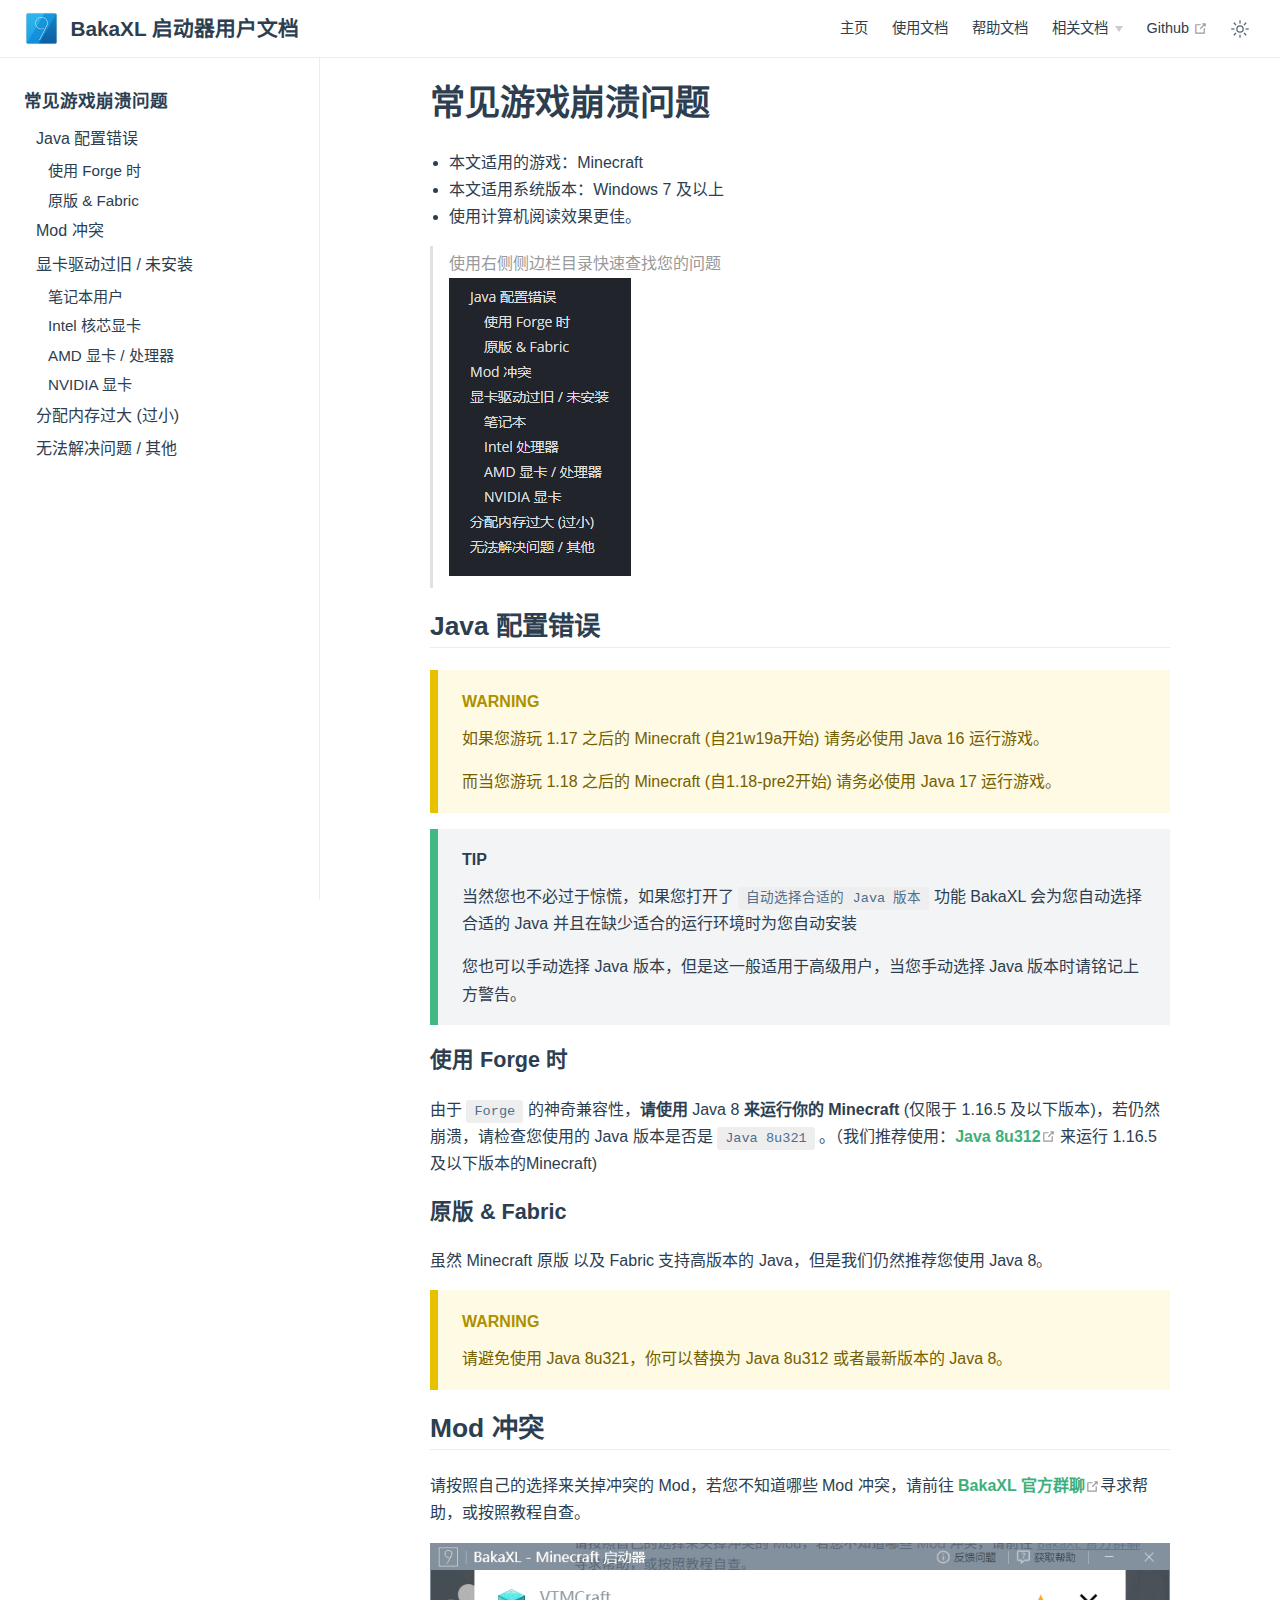
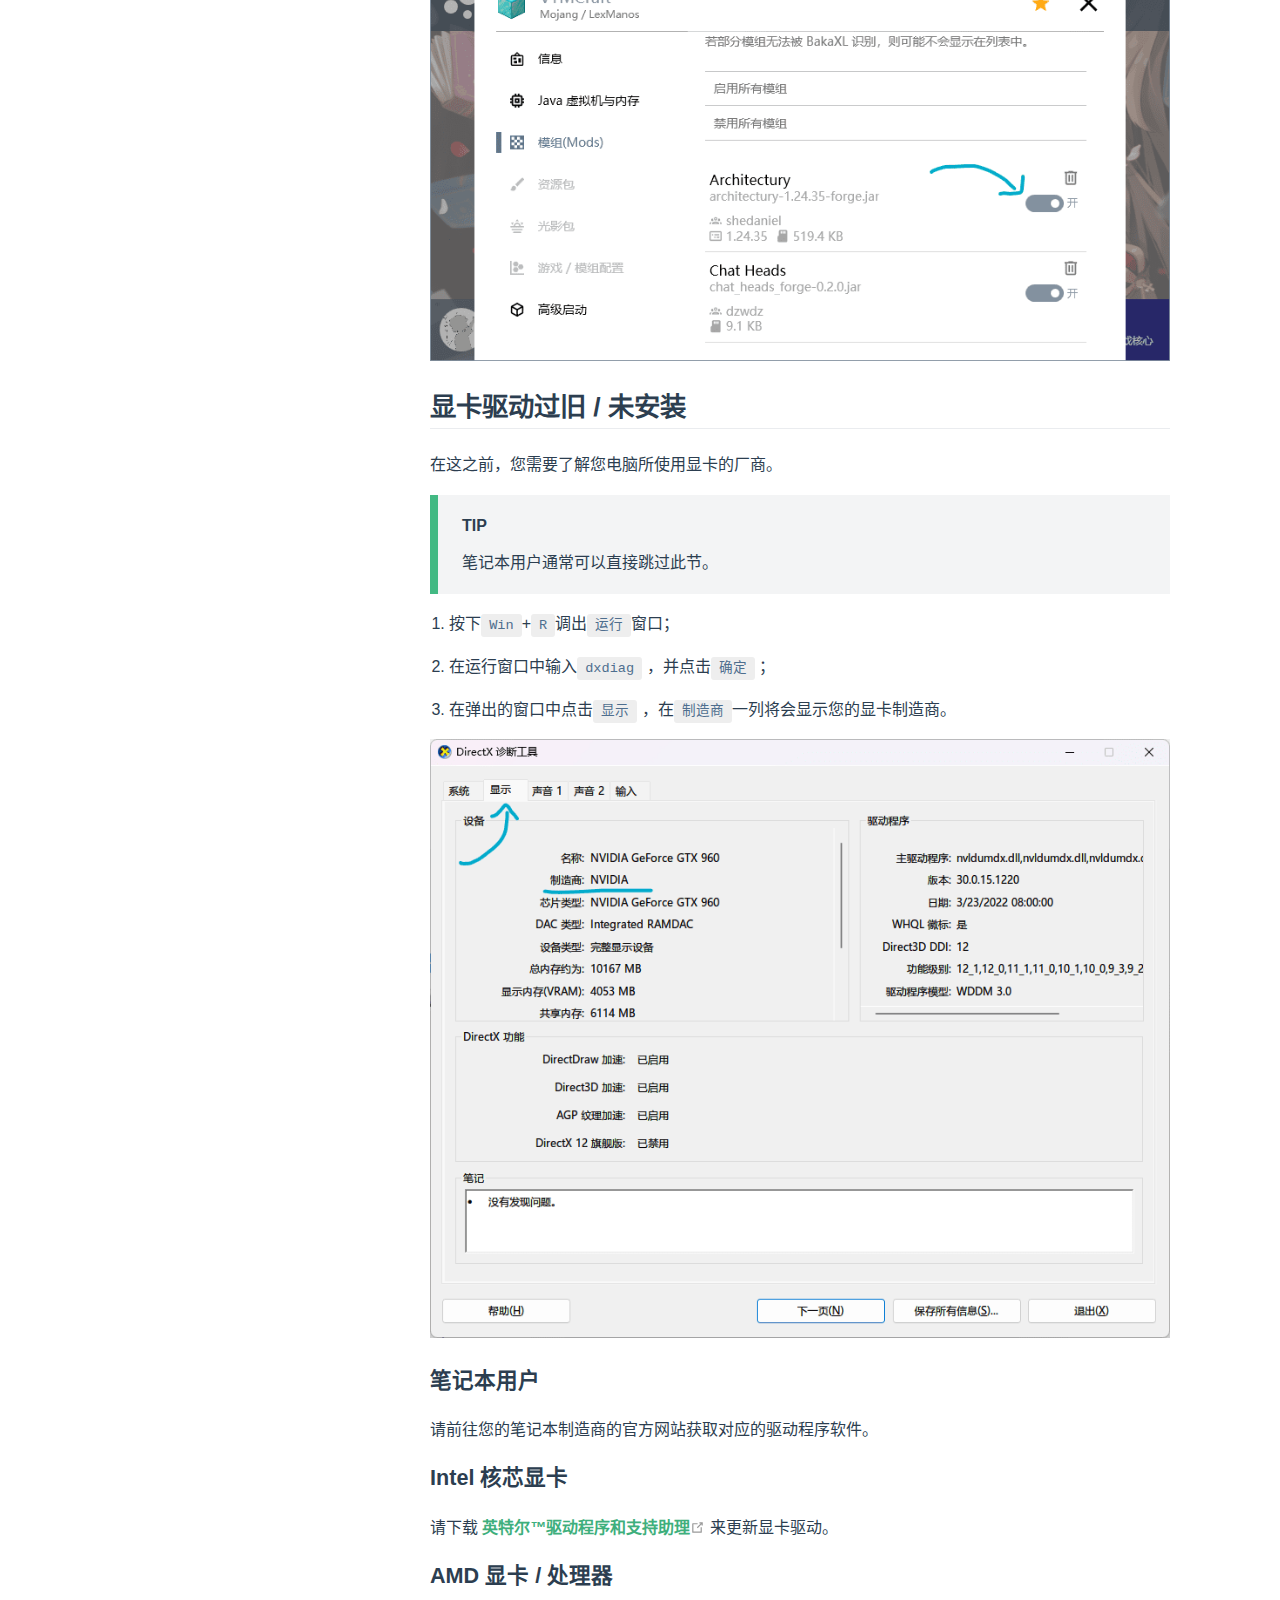
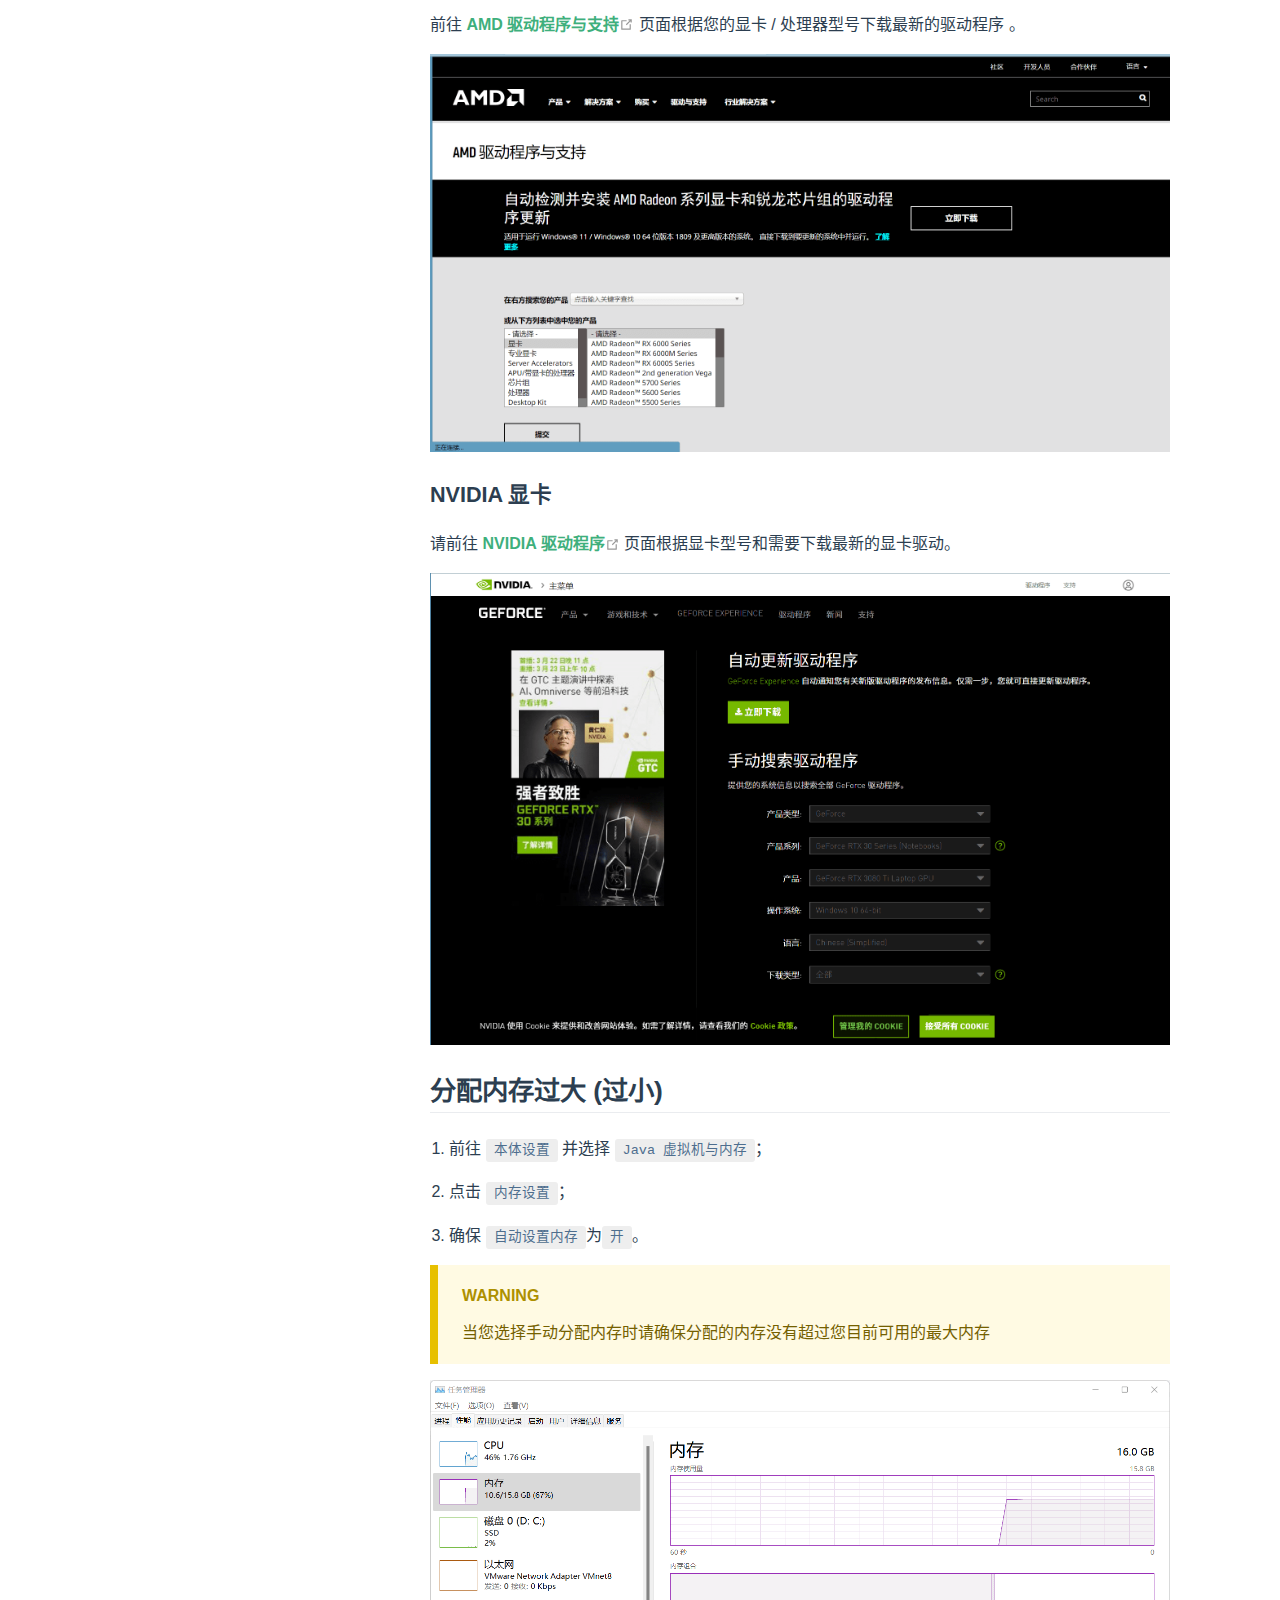
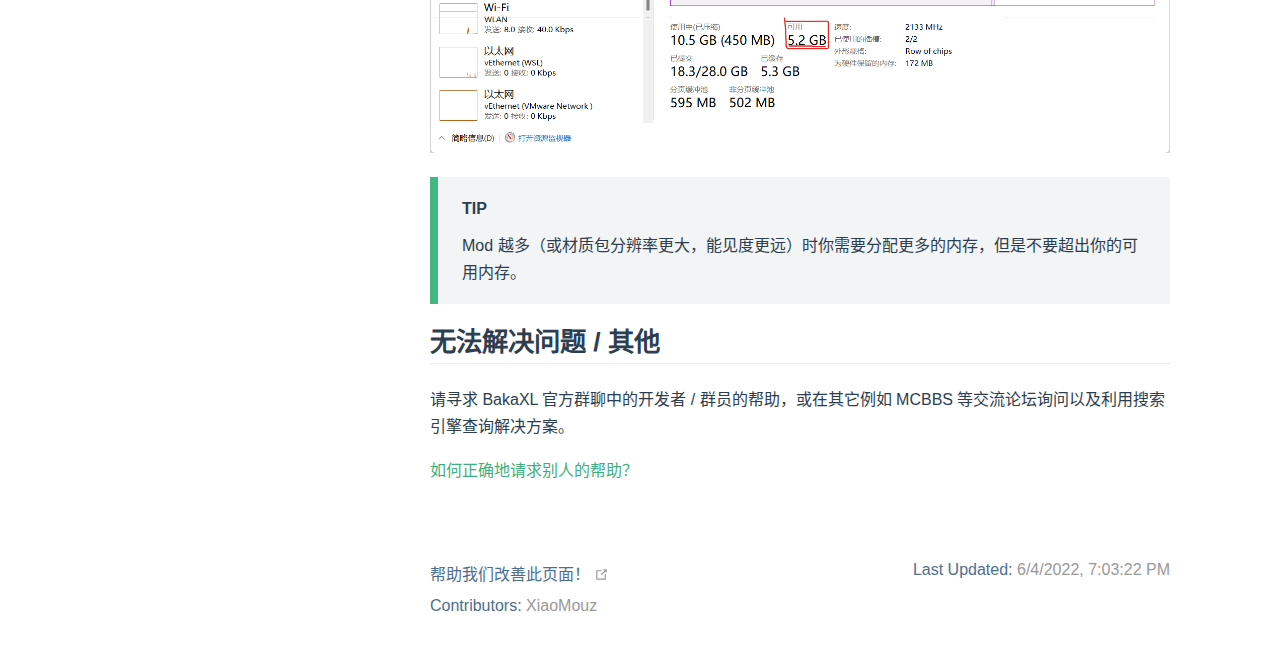
<file: maindocs/Minecraft_CRQA.html>
<!DOCTYPE html>
<html lang="zh-CN">
  <head>
    <meta charset="utf-8">
    <meta name="viewport" content="width=device-width,initial-scale=1">
    <meta name="generator" content="VuePress 2.0.0-beta.46">
    <style>
      :root {
        --c-bg: #fff;
      }
      html.dark {
        --c-bg: #22272e;
      }
      html, body {
        background-color: var(--c-bg);
      }
    </style>
    <script>
      const userMode = localStorage.getItem('vuepress-color-scheme');
			const systemDarkMode = window.matchMedia && window.matchMedia('(prefers-color-scheme: dark)').matches;
			if (userMode === 'dark' || (userMode !== 'light' && systemDarkMode)) {
				document.documentElement.classList.toggle('dark', true);
			}
    </script>
    <link rel="icon" href="/favicon.png"><title>常见游戏崩溃问题 | BakaXL 启动器用户文档</title><meta name="description" content="提供 BakaXL 启动器在使用时疑难解答服务，同时也提供了一些其他的技术文档">
    <link rel="modulepreload" href="/assets/app.9358439f.js"><link rel="modulepreload" href="/assets/Minecraft_CRQA.html.ae7c47c6.js"><link rel="modulepreload" href="/assets/Minecraft_CRQA.html.807eaf9f.js"><link rel="prefetch" href="/assets/index.html.1b688bb8.js"><link rel="prefetch" href="/assets/About_Version_Seperation.html.d9bd0cb1.js"><link rel="prefetch" href="/assets/BakaXL_Error_Code.html.ba6ce357.js"><link rel="prefetch" href="/assets/BakaXL_HelpDocs_WriteRules.html.096ca0c5.js"><link rel="prefetch" href="/assets/BakaXL_Use_Docs.html.9529ae02.js"><link rel="prefetch" href="/assets/How_To_Asking_Question.html.56bc5c31.js"><link rel="prefetch" href="/assets/maindocs.html.cb19f806.js"><link rel="prefetch" href="/assets/404.html.93146c89.js"><link rel="prefetch" href="/assets/index.html.559cb0c4.js"><link rel="prefetch" href="/assets/About_Version_Seperation.html.fae4e890.js"><link rel="prefetch" href="/assets/BakaXL_Error_Code.html.83ebc642.js"><link rel="prefetch" href="/assets/BakaXL_HelpDocs_WriteRules.html.059ba334.js"><link rel="prefetch" href="/assets/BakaXL_Use_Docs.html.72924577.js"><link rel="prefetch" href="/assets/How_To_Asking_Question.html.b8cd2407.js"><link rel="prefetch" href="/assets/maindocs.html.533fb4c0.js"><link rel="prefetch" href="/assets/404.html.564abf42.js"><link rel="prefetch" href="/assets/404.ce427074.js"><link rel="prefetch" href="/assets/Layout.cffd55bb.js">
    <link rel="stylesheet" href="/assets/style.3ac1bbff.css">
  </head>
  <body>
    <div id="app"><!--[--><div class="theme-container"><!--[--><header class="navbar"><div class="toggle-sidebar-button" title="toggle sidebar" aria-expanded="false" role="button" tabindex="0"><div class="icon" aria-hidden="true"><span></span><span></span><span></span></div></div><span><a href="/" class=""><img class="logo" src="/favicon.png" alt="BakaXL 启动器用户文档"><span class="site-name can-hide">BakaXL 启动器用户文档</span></a></span><div class="navbar-items-wrapper" style=""><!--[--><!--]--><nav class="navbar-items can-hide"><!--[--><div class="navbar-item"><a href="/" class="" aria-label="主页"><!--[--><!--]--> 主页 <!--[--><!--]--></a></div><div class="navbar-item"><a href="/maindocs/BakaXL_Use_Docs/" class="" aria-label="使用文档"><!--[--><!--]--> 使用文档 <!--[--><!--]--></a></div><div class="navbar-item"><a href="/maindocs/maindocs/" class="" aria-label="帮助文档"><!--[--><!--]--> 帮助文档 <!--[--><!--]--></a></div><div class="navbar-item"><div class="navbar-dropdown-wrapper"><button class="navbar-dropdown-title" type="button" aria-label="相关文档"><span class="title">相关文档</span><span class="arrow down"></span></button><button class="navbar-dropdown-title-mobile" type="button" aria-label="相关文档"><span class="title">相关文档</span><span class="right arrow"></span></button><ul style="display:none;" class="navbar-dropdown"><!--[--><li class="navbar-dropdown-item"><a href="/maindocs/Minecraft_CRQA/" class="" aria-label="游戏常见问题"><!--[--><!--]--> 游戏常见问题 <!--[--><!--]--></a></li><li class="navbar-dropdown-item"><a href="/maindocs/About_Version_Seperation/" class="" aria-label="关于版本隔离"><!--[--><!--]--> 关于版本隔离 <!--[--><!--]--></a></li><li class="navbar-dropdown-item"><a href="/maindocs/BakaXL_HelpDocs_WriteRules/" class="" aria-label="BakaXL 文档编写规则"><!--[--><!--]--> BakaXL 文档编写规则 <!--[--><!--]--></a></li><li class="navbar-dropdown-item"><a href="/maindocs/How_To_Asking_Question/" class="" aria-label="如何提出一个合适的问题"><!--[--><!--]--> 如何提出一个合适的问题 <!--[--><!--]--></a></li><!--]--></ul></div></div><div class="navbar-item"><a class="external-link" href="https://github.com/BakaXL-Support/BakaXL-QA-docs" rel="noopener noreferrer" target="_blank" aria-label="Github"><!--[--><!--]--> Github <span><svg class="external-link-icon" xmlns="http://www.w3.org/2000/svg" aria-hidden="true" focusable="false" x="0px" y="0px" viewbox="0 0 100 100" width="15" height="15"><path fill="currentColor" d="M18.8,85.1h56l0,0c2.2,0,4-1.8,4-4v-32h-8v28h-48v-48h28v-8h-32l0,0c-2.2,0-4,1.8-4,4v56C14.8,83.3,16.6,85.1,18.8,85.1z"></path><polygon fill="currentColor" points="45.7,48.7 51.3,54.3 77.2,28.5 77.2,37.2 85.2,37.2 85.2,14.9 62.8,14.9 62.8,22.9 71.5,22.9"></polygon></svg><span class="external-link-icon-sr-only">open in new window</span></span><!--[--><!--]--></a></div><!--]--></nav><!--[--><!--]--><button class="toggle-dark-button" title="toggle dark mode"><svg style="" class="icon" focusable="false" viewBox="0 0 32 32"><path d="M16 12.005a4 4 0 1 1-4 4a4.005 4.005 0 0 1 4-4m0-2a6 6 0 1 0 6 6a6 6 0 0 0-6-6z" fill="currentColor"></path><path d="M5.394 6.813l1.414-1.415l3.506 3.506L8.9 10.318z" fill="currentColor"></path><path d="M2 15.005h5v2H2z" fill="currentColor"></path><path d="M5.394 25.197L8.9 21.691l1.414 1.415l-3.506 3.505z" fill="currentColor"></path><path d="M15 25.005h2v5h-2z" fill="currentColor"></path><path d="M21.687 23.106l1.414-1.415l3.506 3.506l-1.414 1.414z" fill="currentColor"></path><path d="M25 15.005h5v2h-5z" fill="currentColor"></path><path d="M21.687 8.904l3.506-3.506l1.414 1.415l-3.506 3.505z" fill="currentColor"></path><path d="M15 2.005h2v5h-2z" fill="currentColor"></path></svg><svg style="display:none;" class="icon" focusable="false" viewBox="0 0 32 32"><path d="M13.502 5.414a15.075 15.075 0 0 0 11.594 18.194a11.113 11.113 0 0 1-7.975 3.39c-.138 0-.278.005-.418 0a11.094 11.094 0 0 1-3.2-21.584M14.98 3a1.002 1.002 0 0 0-.175.016a13.096 13.096 0 0 0 1.825 25.981c.164.006.328 0 .49 0a13.072 13.072 0 0 0 10.703-5.555a1.01 1.01 0 0 0-.783-1.565A13.08 13.08 0 0 1 15.89 4.38A1.015 1.015 0 0 0 14.98 3z" fill="currentColor"></path></svg></button><!----></div></header><!--]--><div class="sidebar-mask"></div><!--[--><aside class="sidebar"><nav class="navbar-items"><!--[--><div class="navbar-item"><a href="/" class="" aria-label="主页"><!--[--><!--]--> 主页 <!--[--><!--]--></a></div><div class="navbar-item"><a href="/maindocs/BakaXL_Use_Docs/" class="" aria-label="使用文档"><!--[--><!--]--> 使用文档 <!--[--><!--]--></a></div><div class="navbar-item"><a href="/maindocs/maindocs/" class="" aria-label="帮助文档"><!--[--><!--]--> 帮助文档 <!--[--><!--]--></a></div><div class="navbar-item"><div class="navbar-dropdown-wrapper"><button class="navbar-dropdown-title" type="button" aria-label="相关文档"><span class="title">相关文档</span><span class="arrow down"></span></button><button class="navbar-dropdown-title-mobile" type="button" aria-label="相关文档"><span class="title">相关文档</span><span class="right arrow"></span></button><ul style="display:none;" class="navbar-dropdown"><!--[--><li class="navbar-dropdown-item"><a href="/maindocs/Minecraft_CRQA/" class="" aria-label="游戏常见问题"><!--[--><!--]--> 游戏常见问题 <!--[--><!--]--></a></li><li class="navbar-dropdown-item"><a href="/maindocs/About_Version_Seperation/" class="" aria-label="关于版本隔离"><!--[--><!--]--> 关于版本隔离 <!--[--><!--]--></a></li><li class="navbar-dropdown-item"><a href="/maindocs/BakaXL_HelpDocs_WriteRules/" class="" aria-label="BakaXL 文档编写规则"><!--[--><!--]--> BakaXL 文档编写规则 <!--[--><!--]--></a></li><li class="navbar-dropdown-item"><a href="/maindocs/How_To_Asking_Question/" class="" aria-label="如何提出一个合适的问题"><!--[--><!--]--> 如何提出一个合适的问题 <!--[--><!--]--></a></li><!--]--></ul></div></div><div class="navbar-item"><a class="external-link" href="https://github.com/BakaXL-Support/BakaXL-QA-docs" rel="noopener noreferrer" target="_blank" aria-label="Github"><!--[--><!--]--> Github <span><svg class="external-link-icon" xmlns="http://www.w3.org/2000/svg" aria-hidden="true" focusable="false" x="0px" y="0px" viewbox="0 0 100 100" width="15" height="15"><path fill="currentColor" d="M18.8,85.1h56l0,0c2.2,0,4-1.8,4-4v-32h-8v28h-48v-48h28v-8h-32l0,0c-2.2,0-4,1.8-4,4v56C14.8,83.3,16.6,85.1,18.8,85.1z"></path><polygon fill="currentColor" points="45.7,48.7 51.3,54.3 77.2,28.5 77.2,37.2 85.2,37.2 85.2,14.9 62.8,14.9 62.8,22.9 71.5,22.9"></polygon></svg><span class="external-link-icon-sr-only">open in new window</span></span><!--[--><!--]--></a></div><!--]--></nav><!--[--><!--]--><ul class="sidebar-items"><!--[--><li><p tabindex="0" class="sidebar-item sidebar-heading">常见游戏崩溃问题 <!----></p><ul style="" class="sidebar-item-children"><!--[--><li><a aria-current="page" href="/maindocs/Minecraft_CRQA.html#java-配置错误" class="router-link-active router-link-exact-active sidebar-item" aria-label="Java 配置错误"><!--[--><!--]--> Java 配置错误 <!--[--><!--]--></a><ul style="" class="sidebar-item-children"><!--[--><li><a aria-current="page" href="/maindocs/Minecraft_CRQA.html#使用-forge-时" class="router-link-active router-link-exact-active sidebar-item" aria-label="使用 Forge 时"><!--[--><!--]--> 使用 Forge 时 <!--[--><!--]--></a><!----></li><li><a aria-current="page" href="/maindocs/Minecraft_CRQA.html#原版-fabric" class="router-link-active router-link-exact-active sidebar-item" aria-label="原版 &amp; Fabric"><!--[--><!--]--> 原版 &amp; Fabric <!--[--><!--]--></a><!----></li><!--]--></ul></li><li><a aria-current="page" href="/maindocs/Minecraft_CRQA.html#mod-冲突" class="router-link-active router-link-exact-active sidebar-item" aria-label="Mod 冲突"><!--[--><!--]--> Mod 冲突 <!--[--><!--]--></a><!----></li><li><a aria-current="page" href="/maindocs/Minecraft_CRQA.html#显卡驱动过旧-未安装" class="router-link-active router-link-exact-active sidebar-item" aria-label="显卡驱动过旧 / 未安装"><!--[--><!--]--> 显卡驱动过旧 / 未安装 <!--[--><!--]--></a><ul style="" class="sidebar-item-children"><!--[--><li><a aria-current="page" href="/maindocs/Minecraft_CRQA.html#笔记本用户" class="router-link-active router-link-exact-active sidebar-item" aria-label="笔记本用户"><!--[--><!--]--> 笔记本用户 <!--[--><!--]--></a><!----></li><li><a aria-current="page" href="/maindocs/Minecraft_CRQA.html#intel-核芯显卡" class="router-link-active router-link-exact-active sidebar-item" aria-label="Intel 核芯显卡"><!--[--><!--]--> Intel 核芯显卡 <!--[--><!--]--></a><!----></li><li><a aria-current="page" href="/maindocs/Minecraft_CRQA.html#amd-显卡-处理器" class="router-link-active router-link-exact-active sidebar-item" aria-label="AMD 显卡 / 处理器"><!--[--><!--]--> AMD 显卡 / 处理器 <!--[--><!--]--></a><!----></li><li><a aria-current="page" href="/maindocs/Minecraft_CRQA.html#nvidia-显卡" class="router-link-active router-link-exact-active sidebar-item" aria-label="NVIDIA 显卡"><!--[--><!--]--> NVIDIA 显卡 <!--[--><!--]--></a><!----></li><!--]--></ul></li><li><a aria-current="page" href="/maindocs/Minecraft_CRQA.html#分配内存过大-过小" class="router-link-active router-link-exact-active sidebar-item" aria-label="分配内存过大 (过小)"><!--[--><!--]--> 分配内存过大 (过小) <!--[--><!--]--></a><!----></li><li><a aria-current="page" href="/maindocs/Minecraft_CRQA.html#无法解决问题-其他" class="router-link-active router-link-exact-active sidebar-item" aria-label="无法解决问题 / 其他"><!--[--><!--]--> 无法解决问题 / 其他 <!--[--><!--]--></a><!----></li><!--]--></ul></li><!--]--></ul><!--[--><!--]--></aside><!--]--><!--[--><main class="page"><!--[--><!--]--><div class="theme-default-content"><!--[--><!--]--><div><h1 id="常见游戏崩溃问题" tabindex="-1"><a class="header-anchor" href="#常见游戏崩溃问题" aria-hidden="true">#</a> 常见游戏崩溃问题</h1><ul><li>本文适用的游戏：Minecraft</li><li>本文适用系统版本：Windows 7 及以上</li><li>使用计算机阅读效果更佳。</li></ul><blockquote><p>使用右侧侧边栏目录快速查找您的问题</p><p><img src="/assets/catalogue.b6973ca5.png" alt="目录"></p></blockquote><h2 id="java-配置错误" tabindex="-1"><a class="header-anchor" href="#java-配置错误" aria-hidden="true">#</a> Java 配置错误</h2><div class="custom-container warning"><p class="custom-container-title">WARNING</p><p>如果您游玩 1.17 之后的 Minecraft (自21w19a开始) 请务必使用 Java 16 运行游戏。</p><p>而当您游玩 1.18 之后的 Minecraft (自1.18-pre2开始) 请务必使用 Java 17 运行游戏。</p></div><div class="custom-container tip"><p class="custom-container-title">TIP</p><p>当然您也不必过于惊慌，如果您打开了 <code>自动选择合适的 Java 版本</code> 功能 BakaXL 会为您自动选择合适的 Java 并且在缺少适合的运行环境时为您自动安装</p><p>您也可以手动选择 Java 版本，但是这一般适用于高级用户，当您手动选择 Java 版本时请铭记上方警告。</p></div><h3 id="使用-forge-时" tabindex="-1"><a class="header-anchor" href="#使用-forge-时" aria-hidden="true">#</a> 使用 Forge 时</h3><p>由于 <code>Forge</code> 的神奇兼容性，<strong>请使用</strong> Java 8 <strong>来运行你的 Minecraft</strong> (仅限于 1.16.5 及以下版本)，若仍然崩溃，请检查您使用的 Java 版本是否是 <code>Java 8u321</code> 。（我们推荐使用：<a href="https://download.bell-sw.com/java/8u312+7/bellsoft-jre8u312+7-windows-amd64-full.msi" target="_blank" rel="noopener noreferrer"><strong>Java 8u312</strong><span><svg class="external-link-icon" xmlns="http://www.w3.org/2000/svg" aria-hidden="true" focusable="false" x="0px" y="0px" viewbox="0 0 100 100" width="15" height="15"><path fill="currentColor" d="M18.8,85.1h56l0,0c2.2,0,4-1.8,4-4v-32h-8v28h-48v-48h28v-8h-32l0,0c-2.2,0-4,1.8-4,4v56C14.8,83.3,16.6,85.1,18.8,85.1z"></path><polygon fill="currentColor" points="45.7,48.7 51.3,54.3 77.2,28.5 77.2,37.2 85.2,37.2 85.2,14.9 62.8,14.9 62.8,22.9 71.5,22.9"></polygon></svg><span class="external-link-icon-sr-only">open in new window</span></span></a> 来运行 1.16.5 及以下版本的Minecraft)</p><h3 id="原版-fabric" tabindex="-1"><a class="header-anchor" href="#原版-fabric" aria-hidden="true">#</a> 原版 &amp; Fabric</h3><p>虽然 Minecraft 原版 以及 Fabric 支持高版本的 Java，但是我们仍然推荐您使用 Java 8。</p><div class="custom-container warning"><p class="custom-container-title">WARNING</p><p>请避免使用 Java 8u321，你可以替换为 Java 8u312 或者最新版本的 Java 8。</p></div><h2 id="mod-冲突" tabindex="-1"><a class="header-anchor" href="#mod-冲突" aria-hidden="true">#</a> Mod 冲突</h2><p>请按照自己的选择来关掉冲突的 Mod，若您不知道哪些 Mod 冲突，请前往 <a href="https://jq.qq.com/?_wv=1027&amp;k=TwvkLgkB" target="_blank" rel="noopener noreferrer"><strong>BakaXL 官方群聊</strong><span><svg class="external-link-icon" xmlns="http://www.w3.org/2000/svg" aria-hidden="true" focusable="false" x="0px" y="0px" viewbox="0 0 100 100" width="15" height="15"><path fill="currentColor" d="M18.8,85.1h56l0,0c2.2,0,4-1.8,4-4v-32h-8v28h-48v-48h28v-8h-32l0,0c-2.2,0-4,1.8-4,4v56C14.8,83.3,16.6,85.1,18.8,85.1z"></path><polygon fill="currentColor" points="45.7,48.7 51.3,54.3 77.2,28.5 77.2,37.2 85.2,37.2 85.2,14.9 62.8,14.9 62.8,22.9 71.5,22.9"></polygon></svg><span class="external-link-icon-sr-only">open in new window</span></span></a>寻求帮助，或按照教程自查。</p><p><img src="/assets/gameModSetting.32dbbd4e.png" alt="BakaXL Mod管理界面"></p><h2 id="显卡驱动过旧-未安装" tabindex="-1"><a class="header-anchor" href="#显卡驱动过旧-未安装" aria-hidden="true">#</a> 显卡驱动过旧 / 未安装</h2><p>在这之前，您需要了解您电脑所使用显卡的厂商。</p><div class="custom-container tip"><p class="custom-container-title">TIP</p><p>笔记本用户通常可以直接跳过此节。</p></div><ol><li><p>按下<code>Win</code>+<code>R</code>调出<code>运行</code>窗口；</p></li><li><p>在运行窗口中输入<code>dxdiag</code> ，并点击<code>确定</code> ；</p></li><li><p>在弹出的窗口中点击<code>显示</code> ，在<code>制造商</code>一列将会显示您的显卡制造商。</p></li></ol><p><img src="/assets/directXtools.997f9d68.png" alt="dx诊断工具"></p><h3 id="笔记本用户" tabindex="-1"><a class="header-anchor" href="#笔记本用户" aria-hidden="true">#</a> 笔记本用户</h3><p>请前往您的笔记本制造商的官方网站获取对应的驱动程序软件。</p><h3 id="intel-核芯显卡" tabindex="-1"><a class="header-anchor" href="#intel-核芯显卡" aria-hidden="true">#</a> Intel 核芯显卡</h3><p>请下载 <a href="https://dsadata.intel.com/installer" target="_blank" rel="noopener noreferrer"><strong>英特尔™驱动程序和支持助理</strong><span><svg class="external-link-icon" xmlns="http://www.w3.org/2000/svg" aria-hidden="true" focusable="false" x="0px" y="0px" viewbox="0 0 100 100" width="15" height="15"><path fill="currentColor" d="M18.8,85.1h56l0,0c2.2,0,4-1.8,4-4v-32h-8v28h-48v-48h28v-8h-32l0,0c-2.2,0-4,1.8-4,4v56C14.8,83.3,16.6,85.1,18.8,85.1z"></path><polygon fill="currentColor" points="45.7,48.7 51.3,54.3 77.2,28.5 77.2,37.2 85.2,37.2 85.2,14.9 62.8,14.9 62.8,22.9 71.5,22.9"></polygon></svg><span class="external-link-icon-sr-only">open in new window</span></span></a> 来更新显卡驱动。</p><h3 id="amd-显卡-处理器" tabindex="-1"><a class="header-anchor" href="#amd-显卡-处理器" aria-hidden="true">#</a> AMD 显卡 / 处理器</h3><p>前往 <a href="https://www.amd.com/zh-hans/support" target="_blank" rel="noopener noreferrer"><strong>AMD 驱动程序与支持</strong><span><svg class="external-link-icon" xmlns="http://www.w3.org/2000/svg" aria-hidden="true" focusable="false" x="0px" y="0px" viewbox="0 0 100 100" width="15" height="15"><path fill="currentColor" d="M18.8,85.1h56l0,0c2.2,0,4-1.8,4-4v-32h-8v28h-48v-48h28v-8h-32l0,0c-2.2,0-4,1.8-4,4v56C14.8,83.3,16.6,85.1,18.8,85.1z"></path><polygon fill="currentColor" points="45.7,48.7 51.3,54.3 77.2,28.5 77.2,37.2 85.2,37.2 85.2,14.9 62.8,14.9 62.8,22.9 71.5,22.9"></polygon></svg><span class="external-link-icon-sr-only">open in new window</span></span></a> 页面根据您的显卡 / 处理器型号下载最新的驱动程序 。</p><p><img src="/assets/amdDriver.64867d1f.png" alt="amd驱动下载页面"></p><h3 id="nvidia-显卡" tabindex="-1"><a class="header-anchor" href="#nvidia-显卡" aria-hidden="true">#</a> NVIDIA 显卡</h3><p>请前往 <a href="https://www.nvidia.cn/geforce/drivers/" target="_blank" rel="noopener noreferrer"><strong>NVIDIA 驱动程序</strong><span><svg class="external-link-icon" xmlns="http://www.w3.org/2000/svg" aria-hidden="true" focusable="false" x="0px" y="0px" viewbox="0 0 100 100" width="15" height="15"><path fill="currentColor" d="M18.8,85.1h56l0,0c2.2,0,4-1.8,4-4v-32h-8v28h-48v-48h28v-8h-32l0,0c-2.2,0-4,1.8-4,4v56C14.8,83.3,16.6,85.1,18.8,85.1z"></path><polygon fill="currentColor" points="45.7,48.7 51.3,54.3 77.2,28.5 77.2,37.2 85.2,37.2 85.2,14.9 62.8,14.9 62.8,22.9 71.5,22.9"></polygon></svg><span class="external-link-icon-sr-only">open in new window</span></span></a> 页面根据显卡型号和需要下载最新的显卡驱动。</p><p><img src="/assets/nvidiaDriver.62d83b36.png" alt="Nvidia驱动下载页面"></p><h2 id="分配内存过大-过小" tabindex="-1"><a class="header-anchor" href="#分配内存过大-过小" aria-hidden="true">#</a> 分配内存过大 (过小)</h2><ol><li><p>前往 <code>本体设置</code> 并选择 <code>Java 虚拟机与内存</code>；</p></li><li><p>点击 <code>内存设置</code>；</p></li><li><p>确保 <code>自动设置内存</code>为<code>开</code>。</p></li></ol><div class="custom-container warning"><p class="custom-container-title">WARNING</p><p>当您选择手动分配内存时请确保分配的内存没有超过您目前可用的最大内存</p></div><p><img src="/assets/systemMemory.4e3a8ef4.png" alt="系统内存"></p><div class="custom-container tip"><p class="custom-container-title">TIP</p><p>Mod 越多（或材质包分辨率更大，能见度更远）时你需要分配更多的内存，但是不要超出你的可用内存。</p></div><h2 id="无法解决问题-其他" tabindex="-1"><a class="header-anchor" href="#无法解决问题-其他" aria-hidden="true">#</a> 无法解决问题 / 其他</h2><p>请寻求 BakaXL 官方群聊中的开发者 / 群员的帮助，或在其它例如 MCBBS 等交流论坛询问以及利用搜索引擎查询解决方案。</p><p><a href="/maindocs/How_To_Ask_Question.html" class="">如何正确地请求别人的帮助？</a></p></div><!--[--><!--]--></div><footer class="page-meta"><div class="meta-item edit-link"><a class="external-link meta-item-label" href="https://github.com/BakaXL-Support/BakaXL-QA-docs/edit/main/docs/maindocs/Minecraft_CRQA.md" rel="noopener noreferrer" target="_blank" aria-label="帮助我们改善此页面！"><!--[--><!--]--> 帮助我们改善此页面！ <span><svg class="external-link-icon" xmlns="http://www.w3.org/2000/svg" aria-hidden="true" focusable="false" x="0px" y="0px" viewbox="0 0 100 100" width="15" height="15"><path fill="currentColor" d="M18.8,85.1h56l0,0c2.2,0,4-1.8,4-4v-32h-8v28h-48v-48h28v-8h-32l0,0c-2.2,0-4,1.8-4,4v56C14.8,83.3,16.6,85.1,18.8,85.1z"></path><polygon fill="currentColor" points="45.7,48.7 51.3,54.3 77.2,28.5 77.2,37.2 85.2,37.2 85.2,14.9 62.8,14.9 62.8,22.9 71.5,22.9"></polygon></svg><span class="external-link-icon-sr-only">open in new window</span></span><!--[--><!--]--></a></div><div class="meta-item last-updated"><span class="meta-item-label">Last Updated: </span><!----></div><div class="meta-item contributors"><span class="meta-item-label">Contributors: </span><span class="meta-item-info"><!--[--><!--[--><span class="contributor" title="email: 1114096791@qq.com">XiaoMouz</span><!----><!--]--><!--]--></span></div></footer><!----><!--[--><!--]--></main><!--]--></div><!----><!--]--></div>
    <script type="module" src="/assets/app.9358439f.js" defer></script>
  </body>
</html>
</file>
<file: assets/style.3ac1bbff.css>
:root{--back-to-top-z-index: 5;--back-to-top-color: #3eaf7c;--back-to-top-color-hover: #71cda3}.back-to-top{cursor:pointer;position:fixed;bottom:2rem;right:2.5rem;width:2rem;height:1.2rem;background-color:var(--back-to-top-color);-webkit-mask:url(/assets/back-to-top.8efcbe56.svg) no-repeat;mask:url(/assets/back-to-top.8efcbe56.svg) no-repeat;z-index:var(--back-to-top-z-index)}.back-to-top:hover{background-color:var(--back-to-top-color-hover)}@media (max-width: 959px){.back-to-top{display:none}}.back-to-top-enter-active,.back-to-top-leave-active{transition:opacity .3s}.back-to-top-enter-from,.back-to-top-leave-to{opacity:0}:root{--external-link-icon-color: #aaa}.external-link-icon{position:relative;display:inline-block;color:var(--external-link-icon-color);vertical-align:middle;top:-1px}.external-link-icon-sr-only{position:absolute;width:1px;height:1px;padding:0;margin:-1px;overflow:hidden;clip:rect(0,0,0,0);white-space:nowrap;border-width:0;-webkit-user-select:none;-moz-user-select:none;-ms-user-select:none;user-select:none}:root{--medium-zoom-z-index: 100;--medium-zoom-bg-color: #ffffff;--medium-zoom-opacity: 1}.medium-zoom-overlay{background-color:var(--medium-zoom-bg-color)!important;z-index:var(--medium-zoom-z-index)}.medium-zoom-overlay~img{z-index:calc(var(--medium-zoom-z-index) + 1)}.medium-zoom--opened .medium-zoom-overlay{opacity:var(--medium-zoom-opacity)}:root{--nprogress-color: #29d;--nprogress-z-index: 1031}#nprogress{pointer-events:none}#nprogress .bar{background:var(--nprogress-color);position:fixed;z-index:var(--nprogress-z-index);top:0;left:0;width:100%;height:2px}:root{--c-brand: #3eaf7c;--c-brand-light: #4abf8a;--c-bg: #ffffff;--c-bg-light: #f3f4f5;--c-bg-lighter: #eeeeee;--c-bg-navbar: var(--c-bg);--c-bg-sidebar: var(--c-bg);--c-bg-arrow: #cccccc;--c-text: #2c3e50;--c-text-accent: var(--c-brand);--c-text-light: #3a5169;--c-text-lighter: #4e6e8e;--c-text-lightest: #6a8bad;--c-text-quote: #999999;--c-border: #eaecef;--c-border-dark: #dfe2e5;--c-tip: #42b983;--c-tip-bg: var(--c-bg-light);--c-tip-title: var(--c-text);--c-tip-text: var(--c-text);--c-tip-text-accent: var(--c-text-accent);--c-warning: #e7c000;--c-warning-bg: #fffae3;--c-warning-title: #ad9000;--c-warning-text: #746000;--c-warning-text-accent: var(--c-text);--c-danger: #cc0000;--c-danger-bg: #ffe0e0;--c-danger-title: #990000;--c-danger-text: #660000;--c-danger-text-accent: var(--c-text);--c-details-bg: #eeeeee;--c-badge-tip: var(--c-tip);--c-badge-warning: var(--c-warning);--c-badge-danger: var(--c-danger);--t-color: .3s ease;--t-transform: .3s ease;--code-bg-color: #282c34;--code-hl-bg-color: rgba(0, 0, 0, .66);--code-ln-color: #9e9e9e;--code-ln-wrapper-width: 3.5rem;--font-family: -apple-system, BlinkMacSystemFont, "Segoe UI", Roboto, Oxygen, Ubuntu, Cantarell, "Fira Sans", "Droid Sans", "Helvetica Neue", sans-serif;--font-family-code: Consolas, Monaco, "Andale Mono", "Ubuntu Mono", monospace;--navbar-height: 3.6rem;--navbar-padding-v: .7rem;--navbar-padding-h: 1.5rem;--sidebar-width: 20rem;--sidebar-width-mobile: calc(var(--sidebar-width) * .82);--content-width: 740px;--homepage-width: 960px}.back-to-top{--back-to-top-color: var(--c-brand);--back-to-top-color-hover: var(--c-brand-light)}.DocSearch{--docsearch-primary-color: var(--c-brand);--docsearch-text-color: var(--c-text);--docsearch-highlight-color: var(--c-brand);--docsearch-muted-color: var(--c-text-quote);--docsearch-container-background: rgba(9, 10, 17, .8);--docsearch-modal-background: var(--c-bg-light);--docsearch-searchbox-background: var(--c-bg-lighter);--docsearch-searchbox-focus-background: var(--c-bg);--docsearch-searchbox-shadow: inset 0 0 0 2px var(--c-brand);--docsearch-hit-color: var(--c-text-light);--docsearch-hit-active-color: var(--c-bg);--docsearch-hit-background: var(--c-bg);--docsearch-hit-shadow: 0 1px 3px 0 var(--c-border-dark);--docsearch-footer-background: var(--c-bg)}.external-link-icon{--external-link-icon-color: var(--c-text-quote)}.medium-zoom-overlay{--medium-zoom-bg-color: var(--c-bg)}#nprogress{--nprogress-color: var(--c-brand)}.pwa-popup{--pwa-popup-text-color: var(--c-text);--pwa-popup-bg-color: var(--c-bg);--pwa-popup-border-color: var(--c-brand);--pwa-popup-shadow: 0 4px 16px var(--c-brand);--pwa-popup-btn-text-color: var(--c-bg);--pwa-popup-btn-bg-color: var(--c-brand);--pwa-popup-btn-hover-bg-color: var(--c-brand-light)}.search-box{--search-bg-color: var(--c-bg);--search-accent-color: var(--c-brand);--search-text-color: var(--c-text);--search-border-color: var(--c-border);--search-item-text-color: var(--c-text-lighter);--search-item-focus-bg-color: var(--c-bg-light)}html.dark{--c-brand: #3aa675;--c-brand-light: #349469;--c-bg: #22272e;--c-bg-light: #2b313a;--c-bg-lighter: #262c34;--c-text: #adbac7;--c-text-light: #96a7b7;--c-text-lighter: #8b9eb0;--c-text-lightest: #8094a8;--c-border: #3e4c5a;--c-border-dark: #34404c;--c-tip: #318a62;--c-warning: #ceab00;--c-warning-bg: #7e755b;--c-warning-title: #ceac03;--c-warning-text: #362e00;--c-danger: #940000;--c-danger-bg: #806161;--c-danger-title: #610000;--c-danger-text: #3a0000;--c-details-bg: #323843;--code-hl-bg-color: #363b46}html.dark .DocSearch{--docsearch-logo-color: var(--c-text);--docsearch-modal-shadow: inset 1px 1px 0 0 #2c2e40, 0 3px 8px 0 #000309;--docsearch-key-shadow: inset 0 -2px 0 0 #282d55, inset 0 0 1px 1px #51577d, 0 2px 2px 0 rgba(3, 4, 9, .3);--docsearch-key-gradient: linear-gradient(-225deg, #444950, #1c1e21);--docsearch-footer-shadow: inset 0 1px 0 0 rgba(73, 76, 106, .5), 0 -4px 8px 0 rgba(0, 0, 0, .2)}html,body{padding:0;margin:0;background-color:var(--c-bg);transition:background-color var(--t-color)}html.dark{color-scheme:dark}html{font-size:16px}body{font-family:var(--font-family);-webkit-font-smoothing:antialiased;-moz-osx-font-smoothing:grayscale;font-size:1rem;color:var(--c-text)}a{font-weight:500;color:var(--c-text-accent);text-decoration:none;overflow-wrap:break-word}p a code{font-weight:400;color:var(--c-text-accent)}kbd{font-family:var(--font-family-code);color:var(--c-text);background:var(--c-bg-lighter);border:solid .15rem var(--c-border-dark);border-bottom:solid .25rem var(--c-border-dark);border-radius:.15rem;padding:0 .15em}code{font-family:var(--font-family-code);color:var(--c-text-lighter);padding:.25rem .5rem;margin:0;font-size:.85em;background-color:var(--c-bg-lighter);border-radius:3px;overflow-wrap:break-word;transition:background-color var(--t-color)}blockquote{font-size:1rem;color:var(--c-text-quote);border-left:.2rem solid var(--c-border-dark);margin:1rem 0;padding:.25rem 0 .25rem 1rem}blockquote>p{margin:0}ul,ol{padding-left:1.2em}strong{font-weight:600}h1,h2,h3,h4,h5,h6{font-weight:600;line-height:1.25}h1:focus-visible,h2:focus-visible,h3:focus-visible,h4:focus-visible,h5:focus-visible,h6:focus-visible{outline:none}h1:hover .header-anchor,h2:hover .header-anchor,h3:hover .header-anchor,h4:hover .header-anchor,h5:hover .header-anchor,h6:hover .header-anchor{opacity:1}h1{font-size:2.2rem}h2{font-size:1.65rem;padding-bottom:.3rem;border-bottom:1px solid var(--c-border);transition:border-color var(--t-color)}h3{font-size:1.35rem}h4{font-size:1.15rem}h5{font-size:1.05rem}h6{font-size:1rem}a.header-anchor{font-size:.85em;float:left;margin-left:-.87em;padding-right:.23em;margin-top:.125em;opacity:0}a.header-anchor:hover{text-decoration:none}a.header-anchor:focus-visible{opacity:1}p,ul,ol{line-height:1.7}hr{border:0;border-top:1px solid var(--c-border)}table{border-collapse:collapse;margin:1rem 0;display:block;overflow-x:auto;transition:border-color var(--t-color)}tr{border-top:1px solid var(--c-border-dark);transition:border-color var(--t-color)}tr:nth-child(2n){background-color:var(--c-bg-light);transition:background-color var(--t-color)}th,td{padding:.6em 1em;border:1px solid var(--c-border-dark);transition:border-color var(--t-color)}.arrow{display:inline-block;width:0;height:0}.arrow.up{border-left:4px solid transparent;border-right:4px solid transparent;border-bottom:6px solid var(--c-bg-arrow)}.arrow.down{border-left:4px solid transparent;border-right:4px solid transparent;border-top:6px solid var(--c-bg-arrow)}.arrow.right{border-top:4px solid transparent;border-bottom:4px solid transparent;border-left:6px solid var(--c-bg-arrow)}.arrow.left{border-top:4px solid transparent;border-bottom:4px solid transparent;border-right:6px solid var(--c-bg-arrow)}.badge{display:inline-block;font-size:14px;height:18px;line-height:18px;border-radius:3px;padding:0 6px;color:var(--c-bg);vertical-align:top;transition:color var(--t-color),background-color var(--t-color)}.badge.tip{background-color:var(--c-badge-tip)}.badge.warning{background-color:var(--c-badge-warning)}.badge.danger{background-color:var(--c-badge-danger)}.badge+.badge{margin-left:5px}code[class*=language-],pre[class*=language-]{color:#ccc;background:none;font-family:var(--font-family-code);font-size:1em;text-align:left;white-space:pre;word-spacing:normal;word-break:normal;word-wrap:normal;line-height:1.5;-moz-tab-size:4;-o-tab-size:4;tab-size:4;-webkit-hyphens:none;-ms-hyphens:none;hyphens:none}pre[class*=language-]{padding:1em;margin:.5em 0;overflow:auto}:not(pre)>code[class*=language-],pre[class*=language-]{background:#2d2d2d}:not(pre)>code[class*=language-]{padding:.1em;border-radius:.3em;white-space:normal}.token.comment,.token.block-comment,.token.prolog,.token.doctype,.token.cdata{color:#999}.token.punctuation{color:#ccc}.token.tag,.token.attr-name,.token.namespace,.token.deleted{color:#ec5975}.token.function-name{color:#6196cc}.token.boolean,.token.number,.token.function{color:#f08d49}.token.property,.token.class-name,.token.constant,.token.symbol{color:#f8c555}.token.selector,.token.important,.token.atrule,.token.keyword,.token.builtin{color:#cc99cd}.token.string,.token.char,.token.attr-value,.token.regex,.token.variable{color:#7ec699}.token.operator,.token.entity,.token.url{color:#67cdcc}.token.important,.token.bold{font-weight:700}.token.italic{font-style:italic}.token.entity{cursor:help}.token.inserted{color:#3eaf7c}.theme-default-content pre,.theme-default-content pre[class*=language-]{line-height:1.4;padding:1.3rem 1.5rem;margin:.85rem 0;border-radius:6px;overflow:auto}.theme-default-content pre code,.theme-default-content pre[class*=language-] code{color:#fff;padding:0;background-color:transparent;border-radius:0;overflow-wrap:unset;-webkit-font-smoothing:auto;-moz-osx-font-smoothing:auto}.theme-default-content .line-number{font-family:var(--font-family-code)}div[class*=language-]{position:relative;background-color:var(--code-bg-color);border-radius:6px}div[class*=language-]:before{position:absolute;z-index:3;top:.8em;right:1em;font-size:.75rem;color:var(--code-ln-color)}div[class*=language-] pre,div[class*=language-] pre[class*=language-]{background:transparent!important;position:relative;z-index:1}div[class*=language-] .highlight-lines{-webkit-user-select:none;-moz-user-select:none;-ms-user-select:none;user-select:none;padding-top:1.3rem;position:absolute;top:0;left:0;width:100%;line-height:1.4}div[class*=language-] .highlight-lines .highlight-line{background-color:var(--code-hl-bg-color)}div[class*=language-]:not(.line-numbers-mode) .line-numbers{display:none}div[class*=language-].line-numbers-mode .highlight-lines .highlight-line{position:relative}div[class*=language-].line-numbers-mode .highlight-lines .highlight-line:before{content:" ";position:absolute;z-index:2;left:0;top:0;display:block;width:var(--code-ln-wrapper-width);height:100%}div[class*=language-].line-numbers-mode pre{margin-left:var(--code-ln-wrapper-width);padding-left:1rem;vertical-align:middle}div[class*=language-].line-numbers-mode .line-numbers{position:absolute;top:0;width:var(--code-ln-wrapper-width);text-align:center;color:var(--code-ln-color);padding-top:1.25rem;line-height:1.4;counter-reset:line-number}div[class*=language-].line-numbers-mode .line-numbers .line-number{position:relative;z-index:3;-webkit-user-select:none;-moz-user-select:none;-ms-user-select:none;user-select:none;height:1.4em}div[class*=language-].line-numbers-mode .line-numbers .line-number:before{counter-increment:line-number;content:counter(line-number);font-size:.85em}div[class*=language-].line-numbers-mode:after{content:"";position:absolute;top:0;left:0;width:var(--code-ln-wrapper-width);height:100%;border-radius:6px 0 0 6px;border-right:1px solid var(--code-hl-bg-color)}div[class*=language-].ext-c:before{content:"c"}div[class*=language-].ext-cpp:before{content:"cpp"}div[class*=language-].ext-cs:before{content:"cs"}div[class*=language-].ext-css:before{content:"css"}div[class*=language-].ext-dart:before{content:"dart"}div[class*=language-].ext-docker:before{content:"docker"}div[class*=language-].ext-fs:before{content:"fs"}div[class*=language-].ext-go:before{content:"go"}div[class*=language-].ext-html:before{content:"html"}div[class*=language-].ext-java:before{content:"java"}div[class*=language-].ext-js:before{content:"js"}div[class*=language-].ext-json:before{content:"json"}div[class*=language-].ext-kt:before{content:"kt"}div[class*=language-].ext-less:before{content:"less"}div[class*=language-].ext-makefile:before{content:"makefile"}div[class*=language-].ext-md:before{content:"md"}div[class*=language-].ext-php:before{content:"php"}div[class*=language-].ext-py:before{content:"py"}div[class*=language-].ext-rb:before{content:"rb"}div[class*=language-].ext-rs:before{content:"rs"}div[class*=language-].ext-sass:before{content:"sass"}div[class*=language-].ext-scss:before{content:"scss"}div[class*=language-].ext-sh:before{content:"sh"}div[class*=language-].ext-styl:before{content:"styl"}div[class*=language-].ext-ts:before{content:"ts"}div[class*=language-].ext-toml:before{content:"toml"}div[class*=language-].ext-vue:before{content:"vue"}div[class*=language-].ext-yml:before{content:"yml"}@media (max-width: 419px){.theme-default-content div[class*=language-]{margin:.85rem -1.5rem;border-radius:0}}.code-group__nav{margin-top:.85rem;margin-bottom:calc(-1.7rem - 6px);padding-bottom:calc(1.7rem - 6px);padding-left:10px;padding-top:10px;border-top-left-radius:6px;border-top-right-radius:6px;background-color:var(--code-bg-color)}.code-group__ul{margin:auto 0;padding-left:0;display:inline-flex;list-style:none}.code-group__nav-tab{border:0;padding:5px;cursor:pointer;background-color:transparent;font-size:.85em;line-height:1.4;color:#ffffffe6;font-weight:600}.code-group__nav-tab:focus{outline:none}.code-group__nav-tab:focus-visible{outline:1px solid rgba(255,255,255,.9)}.code-group__nav-tab-active{border-bottom:var(--c-brand) 1px solid}@media (max-width: 419px){.code-group__nav{margin-left:-1.5rem;margin-right:-1.5rem;border-radius:0}}.code-group-item{display:none}.code-group-item__active{display:block}.code-group-item>pre{background-color:orange}.custom-container{transition:color var(--t-color),border-color var(--t-color),background-color var(--t-color)}.custom-container .custom-container-title{font-weight:600}.custom-container .custom-container-title:not(:only-child){margin-bottom:-.4rem}.custom-container.tip,.custom-container.warning,.custom-container.danger{padding:.1rem 1.5rem;border-left-width:.5rem;border-left-style:solid;margin:1rem 0}.custom-container.tip{border-color:var(--c-tip);background-color:var(--c-tip-bg);color:var(--c-tip-text)}.custom-container.tip .custom-container-title{color:var(--c-tip-title)}.custom-container.tip a{color:var(--c-tip-text-accent)}.custom-container.warning{border-color:var(--c-warning);background-color:var(--c-warning-bg);color:var(--c-warning-text)}.custom-container.warning .custom-container-title{color:var(--c-warning-title)}.custom-container.warning a{color:var(--c-warning-text-accent)}.custom-container.danger{border-color:var(--c-danger);background-color:var(--c-danger-bg);color:var(--c-danger-text)}.custom-container.danger .custom-container-title{color:var(--c-danger-title)}.custom-container.danger a{color:var(--c-danger-text-accent)}.custom-container.details{display:block;position:relative;border-radius:2px;margin:1.6em 0;padding:1.6em;background-color:var(--c-details-bg)}.custom-container.details h4{margin-top:0}.custom-container.details figure:last-child,.custom-container.details p:last-child{margin-bottom:0;padding-bottom:0}.custom-container.details summary{outline:none;cursor:pointer}.home{padding:var(--navbar-height) 2rem 0;max-width:var(--homepage-width);margin:0 auto;display:block}.home .hero{text-align:center}.home .hero img{max-width:100%;max-height:280px;display:block;margin:3rem auto 1.5rem}.home .hero h1{font-size:3rem}.home .hero h1,.home .hero .description,.home .hero .actions{margin:1.8rem auto}.home .hero .actions{display:flex;flex-wrap:wrap;gap:1rem;justify-content:center}.home .hero .description{max-width:35rem;font-size:1.6rem;line-height:1.3;color:var(--c-text-lightest)}.home .hero .action-button{display:inline-block;font-size:1.2rem;padding:.8rem 1.6rem;border-width:2px;border-style:solid;border-radius:4px;transition:background-color var(--t-color);box-sizing:border-box}.home .hero .action-button.primary{color:var(--c-bg);background-color:var(--c-brand);border-color:var(--c-brand)}.home .hero .action-button.primary:hover{background-color:var(--c-brand-light)}.home .hero .action-button.secondary{color:var(--c-brand);background-color:var(--c-bg);border-color:var(--c-brand)}.home .hero .action-button.secondary:hover{color:var(--c-bg);background-color:var(--c-brand-light)}.home .features{border-top:1px solid var(--c-border);transition:border-color var(--t-color);padding:1.2rem 0;margin-top:2.5rem;display:flex;flex-wrap:wrap;align-items:flex-start;align-content:stretch;justify-content:space-between}.home .feature{flex-grow:1;flex-basis:30%;max-width:30%}.home .feature h2{font-size:1.4rem;font-weight:500;border-bottom:none;padding-bottom:0;color:var(--c-text-light)}.home .feature p{color:var(--c-text-lighter)}.home .footer{padding:2.5rem;border-top:1px solid var(--c-border);text-align:center;color:var(--c-text-lighter);transition:border-color var(--t-color)}@media (max-width: 719px){.home .features{flex-direction:column}.home .feature{max-width:100%;padding:0 2.5rem}}@media (max-width: 419px){.home{padding-left:1.5rem;padding-right:1.5rem}.home .hero img{max-height:210px;margin:2rem auto 1.2rem}.home .hero h1{font-size:2rem}.home .hero h1,.home .hero .description,.home .hero .actions{margin:1.2rem auto}.home .hero .description{font-size:1.2rem}.home .hero .action-button{font-size:1rem;padding:.6rem 1.2rem}.home .feature h2{font-size:1.25rem}}.page{padding-top:var(--navbar-height);padding-left:var(--sidebar-width)}.navbar{position:fixed;z-index:20;top:0;left:0;right:0;height:var(--navbar-height);box-sizing:border-box;border-bottom:1px solid var(--c-border);background-color:var(--c-bg-navbar);transition:background-color var(--t-color),border-color var(--t-color)}.sidebar{font-size:16px;width:var(--sidebar-width);position:fixed;z-index:10;margin:0;top:var(--navbar-height);left:0;bottom:0;box-sizing:border-box;border-right:1px solid var(--c-border);overflow-y:auto;scrollbar-width:thin;scrollbar-color:var(--c-brand) var(--c-border);background-color:var(--c-bg-sidebar);transition:transform var(--t-transform),background-color var(--t-color),border-color var(--t-color)}.sidebar::-webkit-scrollbar{width:7px}.sidebar::-webkit-scrollbar-track{background-color:var(--c-border)}.sidebar::-webkit-scrollbar-thumb{background-color:var(--c-brand)}.sidebar-mask{position:fixed;z-index:9;top:0;left:0;width:100vw;height:100vh;display:none}.theme-container.sidebar-open .sidebar-mask{display:block}.theme-container.sidebar-open .navbar>.toggle-sidebar-button .icon span:nth-child(1){transform:rotate(45deg) translate3d(5.5px,5.5px,0)}.theme-container.sidebar-open .navbar>.toggle-sidebar-button .icon span:nth-child(2){transform:scale3d(0,1,1)}.theme-container.sidebar-open .navbar>.toggle-sidebar-button .icon span:nth-child(3){transform:rotate(-45deg) translate3d(6px,-6px,0)}.theme-container.sidebar-open .navbar>.toggle-sidebar-button .icon span:nth-child(1),.theme-container.sidebar-open .navbar>.toggle-sidebar-button .icon span:nth-child(3){transform-origin:center}.theme-container.no-navbar .theme-default-content:not(.custom)>h1,.theme-container.no-navbar h2,.theme-container.no-navbar h3,.theme-container.no-navbar h4,.theme-container.no-navbar h5,.theme-container.no-navbar h6{margin-top:1.5rem;padding-top:0}.theme-container.no-navbar .page{padding-top:0}.theme-container.no-navbar .sidebar{top:0}@media (min-width: 720px){.theme-container.no-sidebar .sidebar{display:none}.theme-container.no-sidebar .page{padding-left:0}}.theme-default-content:not(.custom)>h1,.theme-default-content:not(.custom)>h2,.theme-default-content:not(.custom)>h3,.theme-default-content:not(.custom)>h4,.theme-default-content:not(.custom)>h5,.theme-default-content:not(.custom)>h6{margin-top:calc(.5rem - var(--navbar-height));padding-top:calc(1rem + var(--navbar-height));margin-bottom:0}.theme-default-content:not(.custom)>h1:first-child,.theme-default-content:not(.custom)>h2:first-child,.theme-default-content:not(.custom)>h3:first-child,.theme-default-content:not(.custom)>h4:first-child,.theme-default-content:not(.custom)>h5:first-child,.theme-default-content:not(.custom)>h6:first-child{margin-bottom:1rem}.theme-default-content:not(.custom)>h1:first-child+p,.theme-default-content:not(.custom)>h1:first-child+pre,.theme-default-content:not(.custom)>h1:first-child+.custom-container,.theme-default-content:not(.custom)>h2:first-child+p,.theme-default-content:not(.custom)>h2:first-child+pre,.theme-default-content:not(.custom)>h2:first-child+.custom-container,.theme-default-content:not(.custom)>h3:first-child+p,.theme-default-content:not(.custom)>h3:first-child+pre,.theme-default-content:not(.custom)>h3:first-child+.custom-container,.theme-default-content:not(.custom)>h4:first-child+p,.theme-default-content:not(.custom)>h4:first-child+pre,.theme-default-content:not(.custom)>h4:first-child+.custom-container,.theme-default-content:not(.custom)>h5:first-child+p,.theme-default-content:not(.custom)>h5:first-child+pre,.theme-default-content:not(.custom)>h5:first-child+.custom-container,.theme-default-content:not(.custom)>h6:first-child+p,.theme-default-content:not(.custom)>h6:first-child+pre,.theme-default-content:not(.custom)>h6:first-child+.custom-container{margin-top:2rem}.theme-default-content:not(.custom){max-width:var(--content-width);margin:0 auto;padding:2rem 2.5rem;padding-top:0}@media (max-width: 959px){.theme-default-content:not(.custom){padding:2rem}}@media (max-width: 419px){.theme-default-content:not(.custom){padding:1.5rem}}.theme-default-content:not(.custom) a:hover{text-decoration:underline}.theme-default-content:not(.custom) img{max-width:100%}.theme-default-content.custom{padding:0;margin:0}.theme-default-content.custom img{max-width:100%}@media (max-width: 959px){.sidebar{font-size:15px;width:var(--sidebar-width-mobile)}.page{padding-left:var(--sidebar-width-mobile)}}@media (max-width: 719px){.sidebar{top:0;padding-top:var(--navbar-height);transform:translate(-100%)}.page{padding-left:0}.theme-container.sidebar-open .sidebar{transform:translate(0)}.theme-container.no-navbar .sidebar{padding-top:0}}@media (max-width: 419px){h1{font-size:1.9rem}}.navbar{--navbar-line-height: calc( var(--navbar-height) - 2 * var(--navbar-padding-v) );padding:var(--navbar-padding-v) var(--navbar-padding-h);line-height:var(--navbar-line-height)}.navbar .logo{height:var(--navbar-line-height);margin-right:var(--navbar-padding-v);vertical-align:top}.navbar .site-name{font-size:1.3rem;font-weight:600;color:var(--c-text);position:relative}.navbar .navbar-items-wrapper{display:flex;position:absolute;box-sizing:border-box;top:var(--navbar-padding-v);right:var(--navbar-padding-h);height:var(--navbar-line-height);padding-left:var(--navbar-padding-h);white-space:nowrap;font-size:.9rem}.navbar .navbar-items-wrapper .search-box{flex:0 0 auto;vertical-align:top}@media (max-width: 719px){.navbar{padding-left:4rem}.navbar .can-hide{display:none}.navbar .site-name{width:calc(100vw - 9.4rem);overflow:hidden;white-space:nowrap;text-overflow:ellipsis}}.navbar-items{display:inline-block}.navbar-items a{display:inline-block;line-height:1.4rem;color:inherit}.navbar-items a:hover,.navbar-items a.router-link-active{color:var(--c-text-accent)}.navbar-items .navbar-item{position:relative;display:inline-block;margin-left:1.5rem;line-height:var(--navbar-line-height)}.navbar-items .navbar-item:first-child{margin-left:0}@media (max-width: 719px){.navbar-items .navbar-item{margin-left:0}}@media (min-width: 719px){.navbar-items a:hover,.navbar-items a.router-link-active{color:var(--c-text)}.navbar-item>a:hover,.navbar-item>a.router-link-active{margin-bottom:-2px;border-bottom:2px solid var(--c-text-accent)}}.toggle-sidebar-button{position:absolute;top:.6rem;left:1rem;display:none;padding:.6rem;cursor:pointer}.toggle-sidebar-button .icon{display:flex;flex-direction:column;justify-content:center;align-items:center;width:1.25rem;height:1.25rem;cursor:inherit}.toggle-sidebar-button .icon span{display:inline-block;width:100%;height:2px;border-radius:2px;background-color:var(--c-text);transition:transform var(--t-transform)}.toggle-sidebar-button .icon span:nth-child(2){margin:6px 0}@media screen and (max-width: 719px){.toggle-sidebar-button{display:block}}.toggle-dark-button{display:flex;margin:auto;margin-left:1rem;border:0;background:none;color:var(--c-text);opacity:.8;cursor:pointer}.toggle-dark-button:hover{opacity:1}.toggle-dark-button .icon{width:1.25rem;height:1.25rem}.DocSearch{transition:background-color var(--t-color)}.navbar-dropdown-wrapper{cursor:pointer}.navbar-dropdown-wrapper .navbar-dropdown-title,.navbar-dropdown-wrapper .navbar-dropdown-title-mobile{display:block;font-size:.9rem;font-family:inherit;cursor:inherit;padding:inherit;line-height:1.4rem;background:transparent;border:none;font-weight:500;color:var(--c-text)}.navbar-dropdown-wrapper .navbar-dropdown-title:hover,.navbar-dropdown-wrapper .navbar-dropdown-title-mobile:hover{border-color:transparent}.navbar-dropdown-wrapper .navbar-dropdown-title .arrow,.navbar-dropdown-wrapper .navbar-dropdown-title-mobile .arrow{vertical-align:middle;margin-top:-1px;margin-left:.4rem}.navbar-dropdown-wrapper .navbar-dropdown-title-mobile{display:none;font-weight:600;font-size:inherit}.navbar-dropdown-wrapper .navbar-dropdown-title-mobile:hover{color:var(--c-text-accent)}.navbar-dropdown-wrapper .navbar-dropdown .navbar-dropdown-item{color:inherit;line-height:1.7rem}.navbar-dropdown-wrapper .navbar-dropdown .navbar-dropdown-item .navbar-dropdown-subtitle{margin:.45rem 0 0;border-top:1px solid var(--c-border);padding:1rem 0 .45rem;font-size:.9rem}.navbar-dropdown-wrapper .navbar-dropdown .navbar-dropdown-item .navbar-dropdown-subtitle>span{padding:0 1.5rem 0 1.25rem}.navbar-dropdown-wrapper .navbar-dropdown .navbar-dropdown-item .navbar-dropdown-subtitle>a{font-weight:inherit}.navbar-dropdown-wrapper .navbar-dropdown .navbar-dropdown-item .navbar-dropdown-subtitle>a.router-link-active:after{display:none}.navbar-dropdown-wrapper .navbar-dropdown .navbar-dropdown-item .navbar-dropdown-subitem-wrapper{padding:0;list-style:none}.navbar-dropdown-wrapper .navbar-dropdown .navbar-dropdown-item .navbar-dropdown-subitem-wrapper .navbar-dropdown-subitem{font-size:.9em}.navbar-dropdown-wrapper .navbar-dropdown .navbar-dropdown-item a{display:block;line-height:1.7rem;position:relative;border-bottom:none;font-weight:400;margin-bottom:0;padding:0 1.5rem 0 1.25rem}.navbar-dropdown-wrapper .navbar-dropdown .navbar-dropdown-item a:hover,.navbar-dropdown-wrapper .navbar-dropdown .navbar-dropdown-item a.router-link-active{color:var(--c-text-accent)}.navbar-dropdown-wrapper .navbar-dropdown .navbar-dropdown-item a.router-link-active:after{content:"";width:0;height:0;border-left:5px solid var(--c-text-accent);border-top:3px solid transparent;border-bottom:3px solid transparent;position:absolute;top:calc(50% - 2px);left:9px}.navbar-dropdown-wrapper .navbar-dropdown .navbar-dropdown-item:first-child .navbar-dropdown-subtitle{margin-top:0;padding-top:0;border-top:0}@media (max-width: 719px){.navbar-dropdown-wrapper.open .navbar-dropdown-title,.navbar-dropdown-wrapper.open .navbar-dropdown-title-mobile{margin-bottom:.5rem}.navbar-dropdown-wrapper .navbar-dropdown-title,.navbar-dropdown-wrapper .navbar-dropdown-title-mobile{display:none}.navbar-dropdown-wrapper .navbar-dropdown-title-mobile{display:block}.navbar-dropdown-wrapper .navbar-dropdown{transition:height .1s ease-out;overflow:hidden}.navbar-dropdown-wrapper .navbar-dropdown .navbar-dropdown-item .navbar-dropdown-subtitle{border-top:0;margin-top:0;padding-top:0;padding-bottom:0}.navbar-dropdown-wrapper .navbar-dropdown .navbar-dropdown-item .navbar-dropdown-subtitle,.navbar-dropdown-wrapper .navbar-dropdown .navbar-dropdown-item>a{font-size:15px;line-height:2rem}.navbar-dropdown-wrapper .navbar-dropdown .navbar-dropdown-item .navbar-dropdown-subitem{font-size:14px;padding-left:1rem}}@media (min-width: 720px){.navbar-dropdown-wrapper{height:1.8rem}.navbar-dropdown-wrapper:hover .navbar-dropdown,.navbar-dropdown-wrapper.open .navbar-dropdown{display:block!important}.navbar-dropdown-wrapper.open:blur{display:none}.navbar-dropdown-wrapper .navbar-dropdown{display:none;height:auto!important;box-sizing:border-box;max-height:calc(100vh - 2.7rem);overflow-y:auto;position:absolute;top:100%;right:0;background-color:var(--c-bg-navbar);padding:.6rem 0;border:1px solid var(--c-border);border-bottom-color:var(--c-border-dark);text-align:left;border-radius:.25rem;white-space:nowrap;margin:0}}.page{padding-bottom:2rem;display:block}.page-meta{max-width:var(--content-width);margin:0 auto;padding:1rem 2.5rem;overflow:auto}@media (max-width: 959px){.page-meta{padding:2rem}}@media (max-width: 419px){.page-meta{padding:1.5rem}}.page-meta .meta-item{cursor:default;margin-top:.8rem}.page-meta .meta-item .meta-item-label{font-weight:500;color:var(--c-text-lighter)}.page-meta .meta-item .meta-item-info{font-weight:400;color:var(--c-text-quote)}.page-meta .edit-link{display:inline-block;margin-right:.25rem}.page-meta .last-updated{float:right}@media (max-width: 719px){.page-meta .last-updated{font-size:.8em;float:none}.page-meta .contributors{font-size:.8em}}.page-nav{max-width:var(--content-width);margin:0 auto;padding:1rem 2.5rem 2rem;padding-bottom:0}@media (max-width: 959px){.page-nav{padding:2rem}}@media (max-width: 419px){.page-nav{padding:1.5rem}}.page-nav .inner{min-height:2rem;margin-top:0;border-top:1px solid var(--c-border);transition:border-color var(--t-color);padding-top:1rem;overflow:auto}.page-nav .prev a:before{content:"\2190"}.page-nav .next{float:right}.page-nav .next a:after{content:"\2192"}.sidebar ul{padding:0;margin:0;list-style-type:none}.sidebar a{display:inline-block}.sidebar .navbar-items{display:none;border-bottom:1px solid var(--c-border);transition:border-color var(--t-color);padding:.5rem 0 .75rem}.sidebar .navbar-items a{font-weight:600}.sidebar .navbar-items .navbar-item{display:block;line-height:1.25rem;font-size:1.1em;padding:.5rem 0 .5rem 1.5rem}.sidebar .sidebar-items{padding:1.5rem 0}@media (max-width: 719px){.sidebar .navbar-items{display:block}.sidebar .navbar-items .navbar-dropdown-wrapper .navbar-dropdown .navbar-dropdown-item a.router-link-active:after{top:calc(1rem - 2px)}.sidebar .sidebar-items{padding:1rem 0}}.sidebar-item{cursor:default;border-left:.25rem solid transparent;color:var(--c-text)}.sidebar-item:focus-visible{outline-width:1px;outline-offset:-1px}.sidebar-item.active:not(p.sidebar-heading){font-weight:600;color:var(--c-text-accent);border-left-color:var(--c-text-accent)}.sidebar-item.sidebar-heading{transition:color .15s ease;font-size:1.1em;font-weight:700;padding:.35rem 1.5rem .35rem 1.25rem;width:100%;box-sizing:border-box;margin:0}.sidebar-item.sidebar-heading.collapsible{cursor:pointer}.sidebar-item.sidebar-heading.collapsible+.sidebar-item-children{transition:height .1s ease-out;overflow:hidden;margin-bottom:.75rem}.sidebar-item.sidebar-heading .arrow{position:relative;top:-.12em;left:.5em}.sidebar-item:not(.sidebar-heading){font-size:1em;font-weight:400;display:inline-block;margin:0;padding:.35rem 1rem .35rem 2rem;line-height:1.4;width:100%;box-sizing:border-box}.sidebar-item:not(.sidebar-heading)+.sidebar-item-children{padding-left:1rem;font-size:.95em}.sidebar-item-children .sidebar-item-children .sidebar-item:not(.sidebar-heading){padding:.25rem 1rem .25rem 1.75rem}.sidebar-item-children .sidebar-item-children .sidebar-item:not(.sidebar-heading).active{font-weight:500;border-left-color:transparent}a.sidebar-heading+.sidebar-item-children .sidebar-item:not(.sidebar-heading).active{border-left-color:transparent}a.sidebar-item{cursor:pointer}a.sidebar-item:hover{color:var(--c-text-accent)}.table-of-contents .badge{vertical-align:middle}.dropdown-enter-from,.dropdown-leave-to{height:0!important}.fade-slide-y-enter-active{transition:all .2s ease}.fade-slide-y-leave-active{transition:all .2s cubic-bezier(1,.5,.8,1)}.fade-slide-y-enter-from,.fade-slide-y-leave-to{transform:translateY(10px);opacity:0}
</file>
